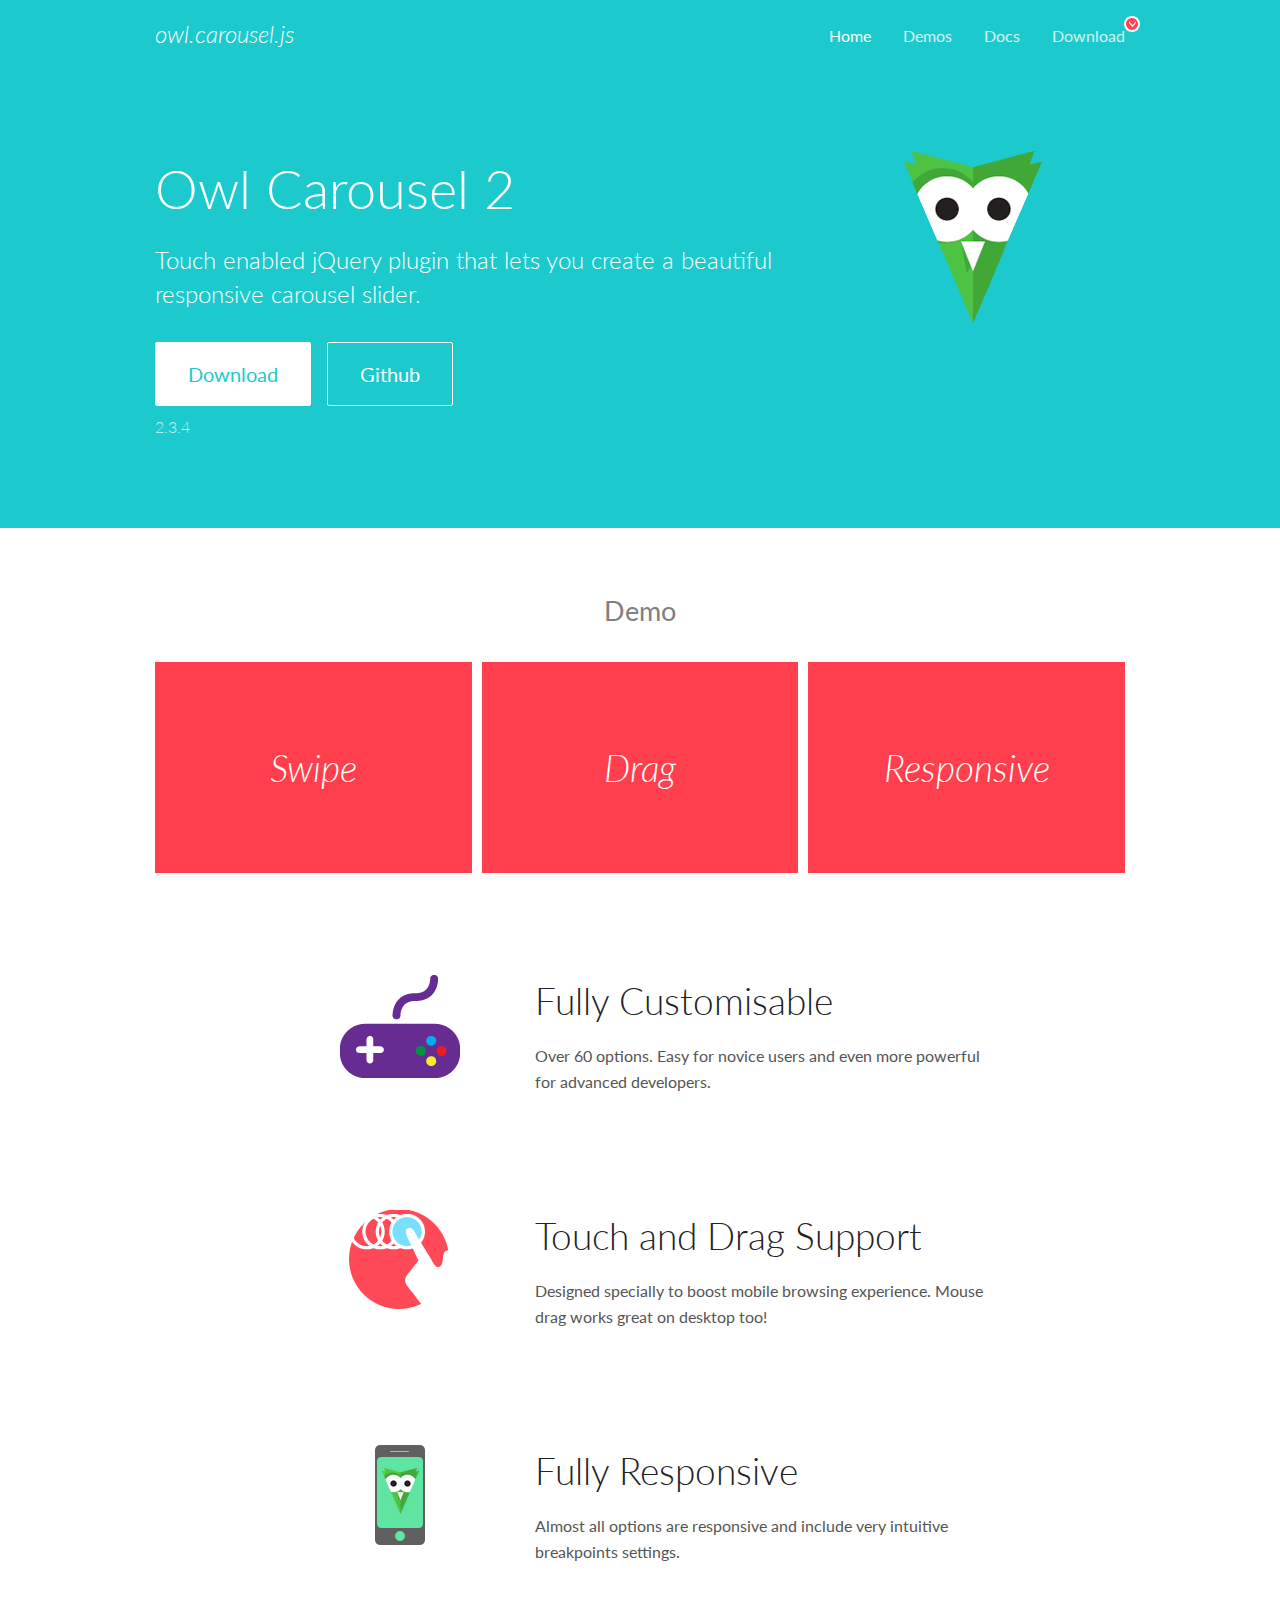
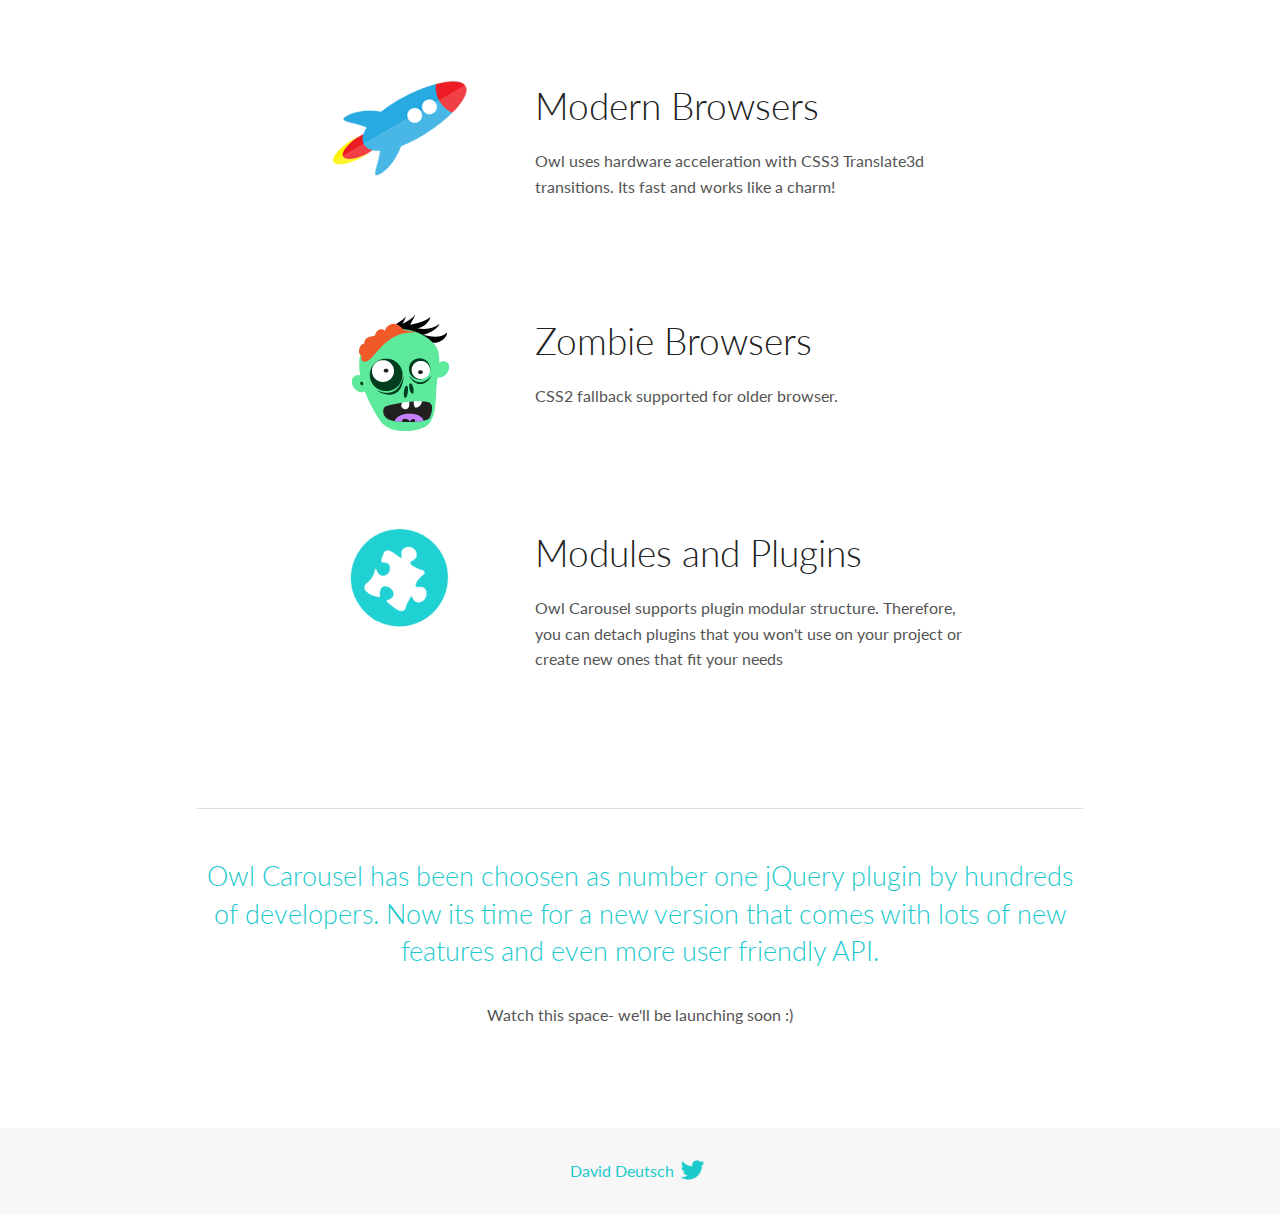
<file: script/OwlCarousel2-2.3.4/docs/index.html>
<!DOCTYPE html>
<html lang="en">
  <head>

    <!-- head -->
    <meta charset="utf-8">
    <meta name="msapplication-tap-highlight" content="no" />
    <meta name="viewport" content="width=device-width, initial-scale=1.0" />
    <meta name="description" content="Touch enabled jQuery plugin that lets you create beautiful responsive carousel slider.">
    <meta name="author" content="David Deutsch">
    <title>
      Home | Owl Carousel | 2.3.4
    </title>

    <!-- Stylesheets -->
    <link href='https://fonts.googleapis.com/css?family=Lato:300,400,700,400italic,300italic' rel='stylesheet' type='text/css'>
    <link rel="stylesheet" href="assets/css/docs.theme.min.css">

    <!-- Owl Stylesheets -->
    <link rel="stylesheet" href="assets/owlcarousel/assets/owl.carousel.min.css">
    <link rel="stylesheet" href="assets/owlcarousel/assets/owl.theme.default.min.css">

    <!-- HTML5 shim and Respond.js IE8 support of HTML5 elements and media queries -->

    <!--[if lt IE 9]>
      <script src="https://oss.maxcdn.com/libs/html5shiv/3.7.0/html5shiv.js"></script>
      <script src="https://oss.maxcdn.com/libs/respond.js/1.3.0/respond.min.js"></script>
    <![endif]-->

    <!-- Favicons -->
    <link rel="apple-touch-icon-precomposed" sizes="144x144" href="assets/ico/apple-touch-icon-144-precomposed.png">
    <link rel="shortcut icon" href="assets/ico/favicon.png">
    <link rel="shortcut icon" href="favicon.ico">

    <!-- Yeah i know js should not be in header. Its required for demos.-->

    <!-- javascript -->
    <script src="assets/vendors/jquery.min.js"></script>
    <script src="assets/owlcarousel/owl.carousel.js"></script>
  </head>
  <body>

    <!-- header -->
    <header class="header">
      <div class="row">
        <div class="large-12 columns">
          <div class="brand left">
            <h3>
              <a href="/OwlCarousel2/">owl.carousel.js</a> 
            </h3>
          </div>
          <a id="toggle-nav" class="right">
            <span></span> <span></span> <span></span> 
          </a> 
          <div class="nav-bar">
            <ul class="clearfix">
              <li class="active">
                <a href="/OwlCarousel2/index.html">Home</a> 
              </li>
              <li> <a href="/OwlCarousel2/demos/demos.html">Demos</a>  </li>
              <li> <a href="/OwlCarousel2/docs/started-welcome.html">Docs</a>  </li>
              <li>
                <a href="https://github.com/OwlCarousel2/OwlCarousel2/archive/2.3.4.zip">Download</a> 
                <span class="download"></span> 
              </li>
            </ul>
          </div>
        </div>
      </div>
    </header>

    <!-- home panel -->
    <section id="hero">
      <div class="row">
        <div class="large-8 medium-8 columns">
          <h1>Owl Carousel 2</h1>
          <h4>Touch enabled jQuery plugin that lets you create a beautiful responsive carousel slider.</h4>
          <a href="https://github.com/OwlCarousel2/OwlCarousel2/archive/2.3.4.zip" class="hero-button">Download</a> 
          <a href="https://github.com/OwlCarousel2/OwlCarousel2" class="hero-button outline">Github</a> 
          <p>2.3.4</p>
        </div>
        <div class="large-4 medium-4 columns">
          <img class="owl-logo" src="assets/img/owl-logo.png" alt="mr. Owl">
        </div>
      </div>
    </section>

    <!-- body -->
    <div class="home-demo">
      <div class="row">
        <div class="large-12 columns">
          <h3>Demo</h3>
          <div class="owl-carousel">
            <div class="item">
              <h2>Swipe</h2>
            </div>
            <div class="item">
              <h2>Drag</h2>
            </div>
            <div class="item">
              <h2>Responsive</h2>
            </div>
            <div class="item">
              <h2>CSS3</h2>
            </div>
            <div class="item">
              <h2>Fast</h2>
            </div>
            <div class="item">
              <h2>Easy</h2>
            </div>
            <div class="item">
              <h2>Free</h2>
            </div>
            <div class="item">
              <h2>Upgradable</h2>
            </div>
            <div class="item">
              <h2>Tons of options</h2>
            </div>
            <div class="item">
              <h2>Infinity</h2>
            </div>
            <div class="item">
              <h2>Auto Width</h2>
            </div>
          </div>
        </div>
      </div>
    </div>
    <script>
      var owl = $('.owl-carousel');
      owl.owlCarousel({
        margin: 10,
        loop: true,
        responsive: {
          0: {
            items: 1
          },
          600: {
            items: 2
          },
          1000: {
            items: 3
          }
        }
      })
    </script>

    <!-- features -->
    <div id="features">
      <div class="row">
        <div class="small-12 medium-9 small-centered columns">
          <section class="row feature">
            <div class="medium-4 small-12 columns">
              <img src="assets/img/feature-options.png" alt="">
            </div>
            <div class="medium-8 small-12 columns">
              <h2>Fully Customisable</h2>
              <p>Over 60 options. Easy for novice users and even more powerful for advanced developers.</p>
            </div>
          </section>
          <section class="row feature">
            <div class="medium-4 small-12 columns">
              <img src="assets/img/feature-drag.png" alt="">
            </div>
            <div class="medium-8 small-12 columns">
              <h2>Touch and Drag Support</h2>
              <p>Designed specially to boost mobile browsing experience. Mouse drag works great on desktop too!</p>
            </div>
          </section>
          <section class="row feature">
            <div class="medium-4 small-12 columns">
              <img src="assets/img/feature-responsive.png" alt="">
            </div>
            <div class="medium-8 small-12 columns">
              <h2>Fully Responsive</h2>
              <p>Almost all options are responsive and include very intuitive breakpoints settings.</p>
            </div>
          </section>
          <section class="row feature">
            <div class="medium-4 small-12 columns">
              <img src="assets/img/feature-modern.png" alt="">
            </div>
            <div class="medium-8 small-12 columns">
              <h2>Modern Browsers</h2>
              <p>Owl uses hardware acceleration with CSS3 Translate3d transitions. Its fast and works like a charm! </p>
            </div>
          </section>
          <section class="row feature">
            <div class="medium-4 small-12 columns">
              <img src="assets/img/feature-zombie.png" alt="">
            </div>
            <div class="medium-8 small-12 columns">
              <h2>Zombie Browsers</h2>
              <p>CSS2 fallback supported for older browser.</p>
            </div>
          </section>
          <section class="row feature">
            <div class="medium-4 small-12 columns">
              <img src="assets/img/feature-module.png" alt="">
            </div>
            <div class="medium-8 small-12 columns">
              <h2>Modules and Plugins</h2>
              <p>Owl Carousel supports plugin modular structure. Therefore, you can detach plugins that you won&#x27;t use on your project or create new ones that fit your needs</p>
            </div>
          </section>
        </div>
      </div>
    </div>

    <!-- footer -->
    <section id="teaser-text">
      <div class="row">
        <div class="small-12 medium-11 small-centered columns">
          <hr>
          <h3 id="owl-carousel-has-been-choosen-as-number-one-jquery-plugin-by-hundreds-of-developers-now-its-time-for-a-new-version-that-comes-with-lots-of-new-features-and-even-more-user-friendly-api-">Owl Carousel has been choosen as number one jQuery plugin by hundreds of developers. Now its time for a new version that comes with lots of new features and even more user friendly API.</h3>
          <p>Watch this space- we&#39;ll be launching soon :)</p>
        </div>
      </div>
    </section>

    <!-- footer -->
    <footer class="footer">
      <div class="row">
        <div class="large-12 columns">
          <h5>
            <a href="/OwlCarousel2/docs/support-contact.html">David Deutsch</a> 
            <a id="custom-tweet-button" href="https://twitter.com/share?url=https://github.com/OwlCarousel2/OwlCarousel2&text=Owl Carousel - This is so awesome! " target="_blank"></a> 
          </h5>
        </div>
      </div>
    </footer>

    <!-- vendors -->
    <script src="assets/vendors/highlight.js"></script>
    <script src="assets/js/app.js"></script>
  </body>
</html>
</file>
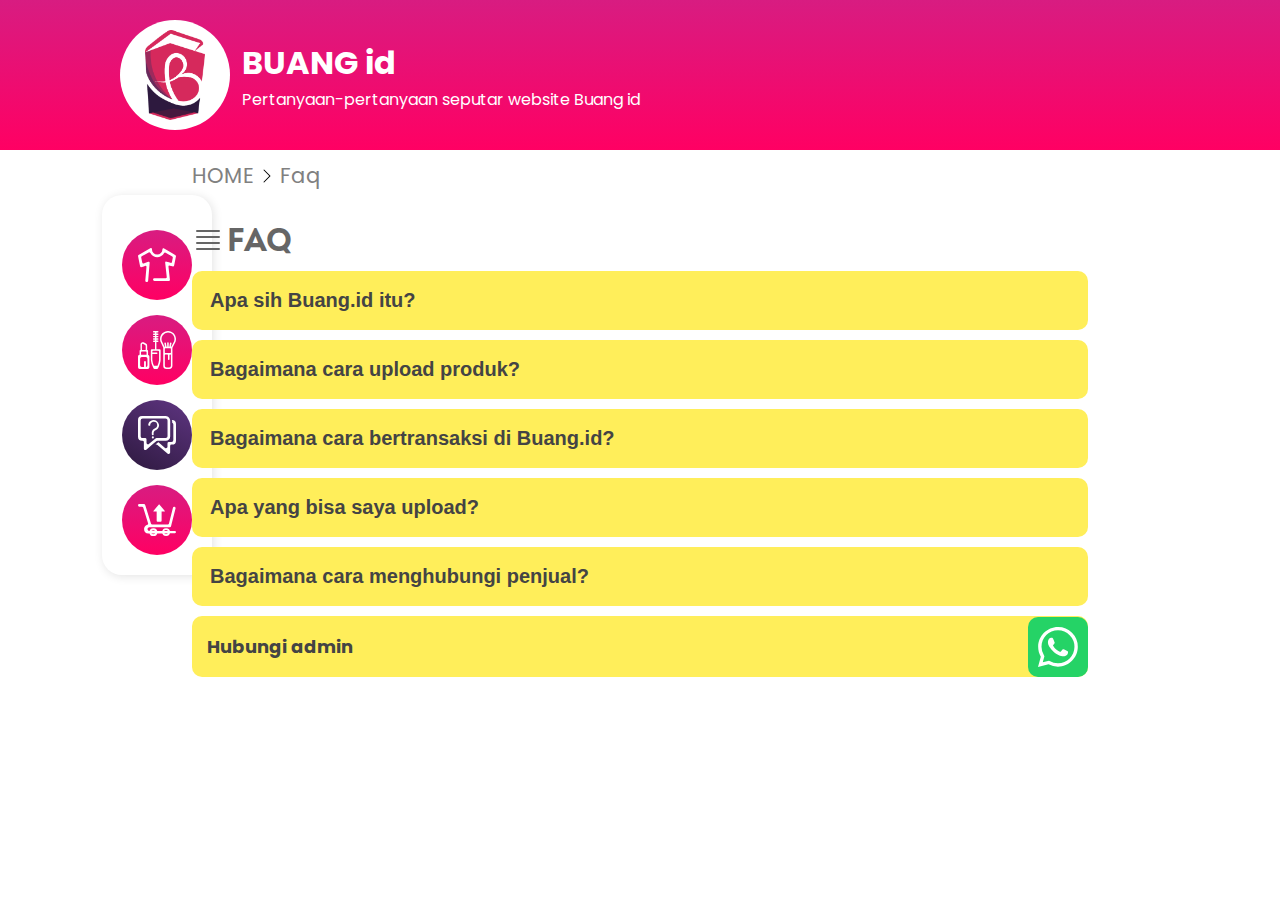
<file: menu/faq.html>
<!DOCTYPE html>
<html lang="en">
<head>
    <meta charset="UTF-8">
    <meta http-equiv="X-UA-Compatible" content="IE=edge">
    <meta name="viewport" content="width=device-width, initial-scale=1.0">
    <link rel="stylesheet" href="https://unpkg.com/swiper@8/swiper-bundle.min.css" />
    <link rel="stylesheet" href="../style/menu.css">
    <title>FAQ</title>
</head>
<body>

  <div class="container">
    <a href="../index.html" class="back">
      <img src="../img/icon SVG/caret-left-fill.svg" alt="">
    </a>
    <button type="button" class="menyu" onclick="menyu()">
      <img src="../img/icon SVG/justify.svg" alt="">
    </button>
    <div id="dropdown" class="dropdown-content">
      <a href="./fashion.html">
        <div class="menu-icon">
          <img src="../img/icon SVG/Fashion.svg" alt="">
          <p>Fashion</p>
        </div>
      </a>
      <a href="./makeup.html">
        <div class="menu-icon">
          <img src="../img/icon SVG/Makeup.svg" alt="">
          <p>Makeup</p>
        </div>
      </a>
      <a href="./faq.html">
        <div class="menu-icon active">
          <img src="../img/icon SVG/FAQ.svg" alt="">
          <p>FAQ</p>
        </div>
      </a>
      <a href="https://forms.gle/q748vqnNiJpoSCFF9" target="_blank">
        <div class="menu-icon end">
          <img src="../img/icon SVG/Upload-Produkmu.svg" alt="">
          <p>Upload</p>
        </div>
      </a>
    </div>
    
    <!-- Home  -->
    <div class="home">
        <div class="hero1">
            <div class="logo">
                <div class="logoBg">
                  <img src="../img/logo/Buang_Id_new_with_BG-removebg-preview.png" alt="">
                </div>
            </div>
            <div class="judul1">
                <h1>BUANG id</h1>
                <p>Pertanyaan-pertanyaan seputar website Buang id</p>
            </div>
        </div>
    </div>
    <!-- Home End -->

    <div class="sidebar">
        <div class="menu">

            <a href="./fashion.html">
              <div class="menu-icon">
                <img src="../img/icon SVG/Fashion.svg" alt="">
              </div>
            </a>
            <a href="./makeup.html">
              <div class="menu-icon">
                <img src="../img/icon SVG/Makeup.svg" alt="">
              </div>
            </a>
            <a href="../menu/faq.html">
              <div class="menu-icon active">
                <img src="../img/icon SVG/FAQ.svg" alt="">
              </div>
            </a>
            <a href="https://forms.gle/q748vqnNiJpoSCFF9" target="_blank">
              <div class="menu-icon">
                <img src="../img/icon SVG/Upload-Produkmu.svg" alt="">
              </div>
            </a>
      
        </div>
    </div>

    <!-- Sub Menu -->
    <div class="poster">
        <div class="link">
            <a href="../index.html"><p>HOME</p></a> 
            <img src="../img/icon SVG/chevron-right.svg" alt="">
            <a href="./makeup.html"><span>Faq</span></a>
        </div>  
    </div>
    <!-- Sub Menu End -->

    <!-- Produk -->
    <div class="produk-req">
      <div class="produk">

        <div class="title">
          <svg xmlns="http://www.w3.org/2000/svg" width="32" height="32" fill="currentColor" class="bi bi-justify" viewBox="0 0 16 16">
            <path fill-rule="evenodd" d="M2 12.5a.5.5 0 0 1 .5-.5h11a.5.5 0 0 1 0 1h-11a.5.5 0 0 1-.5-.5zm0-3a.5.5 0 0 1 .5-.5h11a.5.5 0 0 1 0 1h-11a.5.5 0 0 1-.5-.5zm0-3a.5.5 0 0 1 .5-.5h11a.5.5 0 0 1 0 1h-11a.5.5 0 0 1-.5-.5zm0-3a.5.5 0 0 1 .5-.5h11a.5.5 0 0 1 0 1h-11a.5.5 0 0 1-.5-.5z"/>
          </svg>        
          <h1>FAQ</h1>
        </div>

        <div class="faq">
            <button class="accordion">Apa sih Buang.id itu?</button>
            <div class="panel">
            <p>Lorem ipsum dolor sit amet consectetur adipisicing elit. Sint in consequatur ducimus iste eos officia quis dolorem rerum sit laudantium. Lorem ipsum dolor, sit amet consectetur adipisicing elit. Consectetur a ea adipisci ipsa recusandae mollitia, eveniet temporibus, distinctio tempore sapiente labore aliquid illum necessitatibus cupiditate veritatis officiis enim vero? Autem cum quos commodi non corporis, ratione unde laborum sed quibusdam? Lorem ipsum dolor, sit amet consectetur adipisicing elit. Quae non libero itaque fugiat! Maiores doloribus labore atque amet possimus. Odit!</p>
            </div>
    
            <button class="accordion">Bagaimana cara upload produk?</button>
            <div class="panel">
            <p>Lorem ipsum dolor sit amet consectetur adipisicing elit. Sint in consequatur ducimus iste eos officia quis dolorem rerum sit laudantium. Lorem ipsum dolor, sit amet consectetur adipisicing elit. Consectetur a ea adipisci ipsa recusandae mollitia, eveniet temporibus, distinctio tempore sapiente labore aliquid illum necessitatibus cupiditate veritatis officiis enim vero? Autem cum quos commodi non corporis, ratione unde laborum sed quibusdam? Lorem ipsum dolor, sit amet consectetur adipisicing elit. Quae non libero itaque fugiat! Maiores doloribus labore atque amet possimus. Odit!</p>
            </div>
    
            <button class="accordion">Bagaimana cara bertransaksi di Buang.id?</button>
            <div class="panel">
            <p>Lorem ipsum dolor sit amet consectetur adipisicing elit. Sint in consequatur ducimus iste eos officia quis dolorem rerum sit laudantium. Lorem ipsum dolor, sit amet consectetur adipisicing elit. Consectetur a ea adipisci ipsa recusandae mollitia, eveniet temporibus, distinctio tempore sapiente labore aliquid illum necessitatibus cupiditate veritatis officiis enim vero? Autem cum quos commodi non corporis, ratione unde laborum sed quibusdam? Lorem ipsum dolor, sit amet consectetur adipisicing elit. Quae non libero itaque fugiat! Maiores doloribus labore atque amet possimus. Odit!</p>
            </div>

            <button class="accordion">Apa yang bisa saya upload?</button>
            <div class="panel">
            <p>Lorem ipsum dolor sit amet consectetur adipisicing elit. Sint in consequatur ducimus iste eos officia quis dolorem rerum sit laudantium. Lorem ipsum dolor, sit amet consectetur adipisicing elit. Consectetur a ea adipisci ipsa recusandae mollitia, eveniet temporibus, distinctio tempore sapiente labore aliquid illum necessitatibus cupiditate veritatis officiis enim vero? Autem cum quos commodi non corporis, ratione unde laborum sed quibusdam? Lorem ipsum dolor, sit amet consectetur adipisicing elit. Quae non libero itaque fugiat! Maiores doloribus labore atque amet possimus. Odit!</p>
            </div>

            <button class="accordion">Bagaimana cara menghubungi penjual?</button>
            <div class="panel">
            <p>Lorem ipsum dolor sit amet consectetur adipisicing elit. Sint in consequatur ducimus iste eos officia quis dolorem rerum sit laudantium. Lorem ipsum dolor, sit amet consectetur adipisicing elit. Consectetur a ea adipisci ipsa recusandae mollitia, eveniet temporibus, distinctio tempore sapiente labore aliquid illum necessitatibus cupiditate veritatis officiis enim vero? Autem cum quos commodi non corporis, ratione unde laborum sed quibusdam? Lorem ipsum dolor, sit amet consectetur adipisicing elit. Quae non libero itaque fugiat! Maiores doloribus labore atque amet possimus. Odit!</p>
            </div>

            <a href="https://api.whatsapp.com/send?phone=62895380101510&text=Hubungi%20Admin?" target="_blank">
              <div class="chatadmin">
                <p>Hubungi admin</p>
                <div class="bgwa">
                  <img src="../img/icon SVG/whatsapp.svg" alt="whatsapp">
                </div>
              </div>
            </a>

        </div>

      </div>
    </div>
    <!-- Produk End -->


  </div>




    <script src="https://unpkg.com/swiper@8/swiper-bundle.min.js"></script>
    <script>
      var acc = document.getElementsByClassName("accordion");
        var i;

        for (i = 0; i < acc.length; i++) {
        acc[i].addEventListener("click", function() {
            this.classList.toggle("active");
            var panel = this.nextElementSibling;
            if (panel.style.maxHeight) {
            panel.style.maxHeight = null;
            } else {
            panel.style.maxHeight = panel.scrollHeight + "px";
            }
        });
        }


      function menyu(){
        document.getElementById("dropdown").classList.toggle('show');
      }
      window.onclick = function(event){
        if(!event.target.matches('.menu')){
          let dropdowns = document.getElementsByClassName("dropdown-content");
        }
        let i;
        for(i = 0; i < dropdowns.length; i++){
          let openDropdown = dropdowns[i];
          if(openDropdown.classList.contains('show')){
            openDropdown.classList.remove('show');
          }
        }
      }
    </script>
    
</body>
</html>
</file>
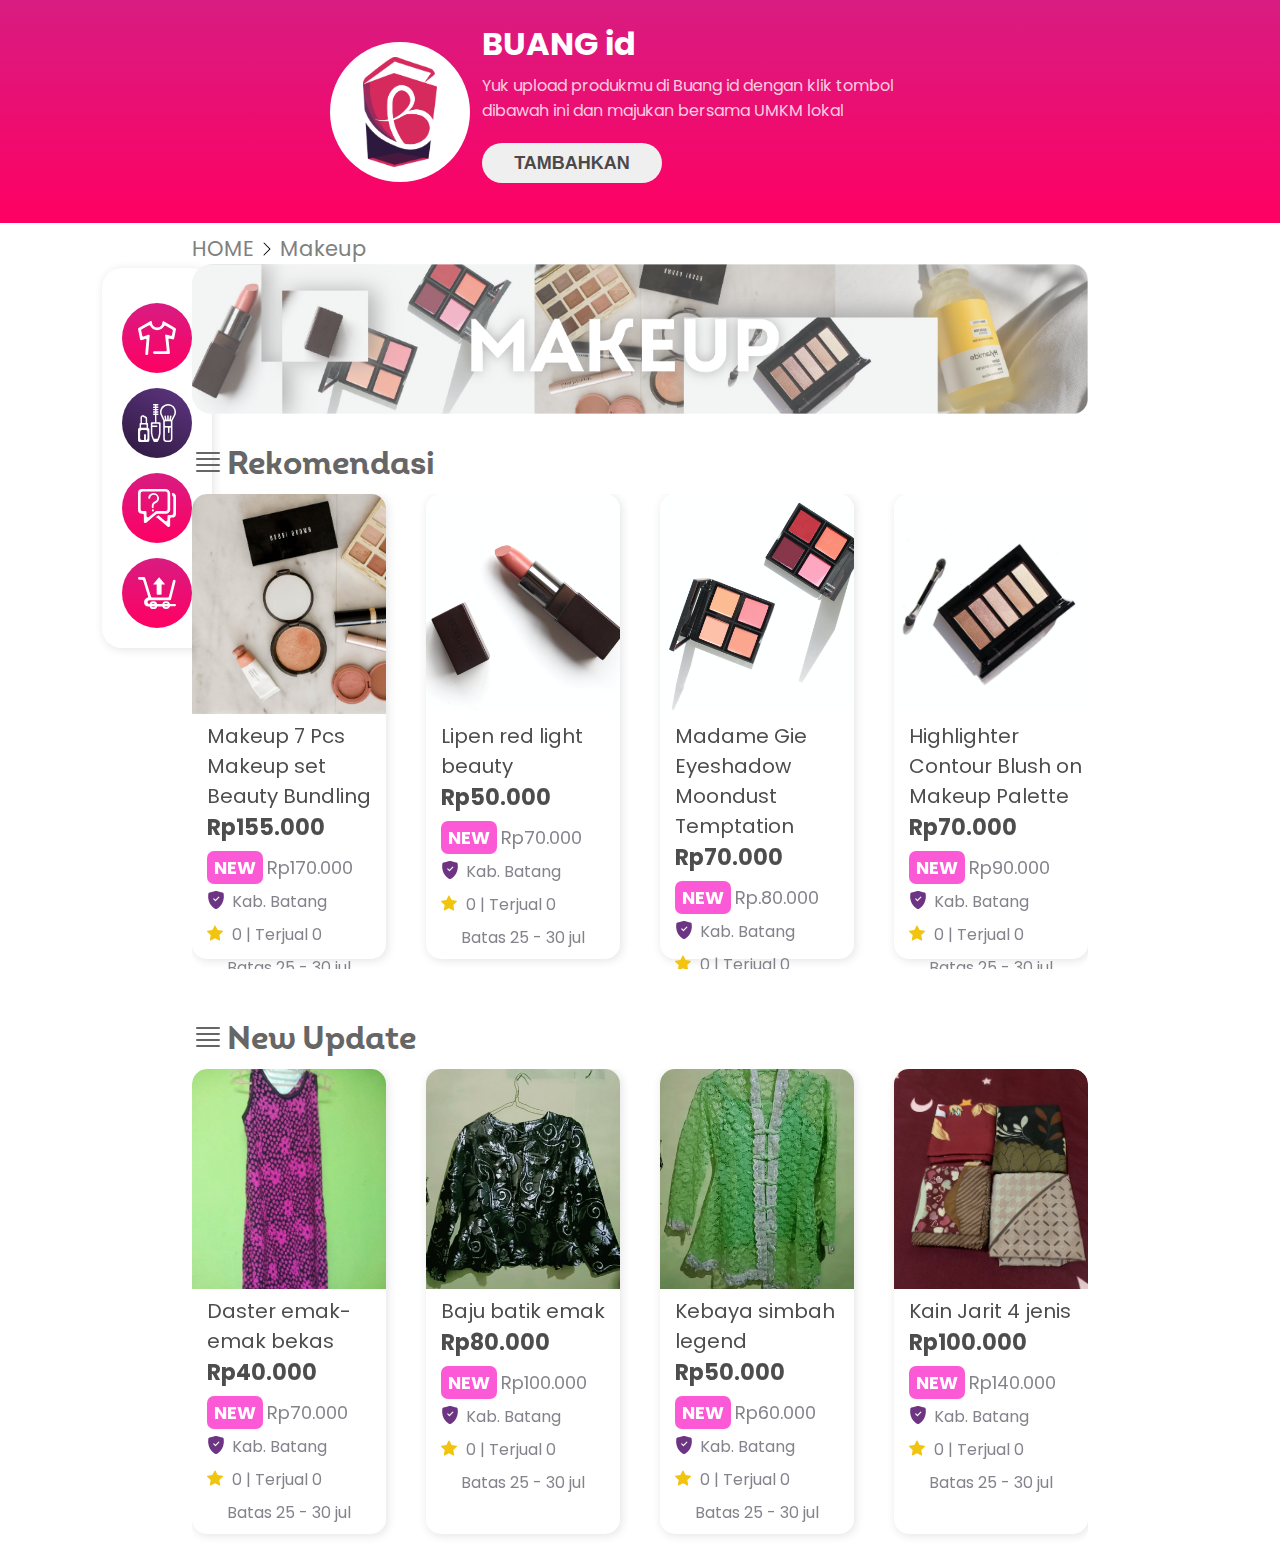
<file: menu/makeup.html>
<!DOCTYPE html>
<html lang="en">
<head>
    <meta charset="UTF-8">
    <meta http-equiv="X-UA-Compatible" content="IE=edge">
    <meta name="viewport" content="width=device-width, initial-scale=1.0">
    <link rel="stylesheet" href="https://unpkg.com/swiper@8/swiper-bundle.min.css" />
    <link rel="stylesheet" href="../style/menu.css">
    <title>Makeup</title>
</head>
<body>

  <div class="container">
    <a href="../index.html" class="back">
      <img src="../img/icon SVG/caret-left-fill.svg" alt="">
    </a>
    <button type="button" class="menyu" onclick="menyu()">
      <img src="../img/icon SVG/justify.svg" alt="">
    </button>
    <div id="dropdown" class="dropdown-content">
      <a href="../menu/fashion.html">
        <div class="menu-icon">
          <img src="../img/icon SVG/Fashion.svg" alt="">
          <p>Fashion</p>
        </div>
      </a>
      <a href="../menu/makeup.html">
        <div class="menu-icon active">
          <img src="../img/icon SVG/Makeup.svg" alt="">
          <p>Makeup</p>
        </div>
      </a>
      <a href="./faq.html">
        <div class="menu-icon">
          <img src="../img/icon SVG/FAQ.svg" alt="">
          <p>FAQ</p>
        </div>
      </a>
      <a href="https://api.whatsapp.com/send?phone=62895380101510&text=Halo%20CekApi" target="_blank">
        <div class="menu-icon end">
          <img src="../img/icon SVG/Upload-Produkmu.svg" alt="">
          <p>Upload</p>
        </div>
      </a>
    </div>
    
    <!-- Home  -->
    <div class="home">
        <div class="hero">
            <div class="logo">
                <div class="logoBg">
                  <img src="../img/logo/Buang_Id_new_with_BG-removebg-preview.png" alt="">
                </div>
            </div>
            <div class="judul">
                <h1>BUANG id</h1>
                <p>Yuk upload produkmu di Buang id dengan klik tombol dibawah ini dan majukan bersama UMKM lokal</p>
                <div class="tombol">
                    <button class="tambah">TAMBAHKAN</button>
                </div>
            </div>
        </div>
    </div>
    <!-- Home End -->

    <div class="sidebar">
        <div class="menu">

            <a href="./fashion.html">
              <div class="menu-icon">
                <img src="../img/icon SVG/Fashion.svg" alt="">
              </div>
            </a>
            <a href="./makeup.html">
              <div class="menu-icon active">
                <img src="../img/icon SVG/Makeup.svg" alt="">
              </div>
            </a>
            <a href="../menu/faq.html">
              <div class="menu-icon">
                <img src="../img/icon SVG/FAQ.svg" alt="">
              </div>
            </a>
            <a href="https://forms.gle/q748vqnNiJpoSCFF9" target="_blank">
              <div class="menu-icon">
                <img src="../img/icon SVG/Upload-Produkmu.svg" alt="">
              </div>
            </a>
      
        </div>
    </div>

    <!-- Sub Menu -->
    <div class="poster">
        <div class="link">
            <a href="../index.html"><p>HOME</p></a> 
            <img src="../img/icon SVG/chevron-right.svg" alt="">
            <a href="./makeup.html"><span>Makeup</span></a>
        </div>
        <div class="banner">
            <img src="../img/MakeUp.png" alt="">
        </div>
    </div>
    <!-- Sub Menu End -->

    <!-- Produk -->
    <div class="produk-req">
      <div class="produk">

        <div class="title">
          <svg xmlns="http://www.w3.org/2000/svg" width="32" height="32" fill="currentColor" class="bi bi-justify" viewBox="0 0 16 16">
            <path fill-rule="evenodd" d="M2 12.5a.5.5 0 0 1 .5-.5h11a.5.5 0 0 1 0 1h-11a.5.5 0 0 1-.5-.5zm0-3a.5.5 0 0 1 .5-.5h11a.5.5 0 0 1 0 1h-11a.5.5 0 0 1-.5-.5zm0-3a.5.5 0 0 1 .5-.5h11a.5.5 0 0 1 0 1h-11a.5.5 0 0 1-.5-.5zm0-3a.5.5 0 0 1 .5-.5h11a.5.5 0 0 1 0 1h-11a.5.5 0 0 1-.5-.5z"/>
          </svg>
          <h1>Rekomendasi</h1>
        </div>

        <div class="swiper">
          <div class="swiper-wrapper">

            <div class="swiper-slide">
              <a href="../produk/makeup7.html" class="card item">
                <div class="card-header">
                  <img src="../img/menu/makeup/makeup1.jpg" alt="">
                </div>
                <div class="teks">
                  <h4>Makeup 7 Pcs Makeup set Beauty Bundling</h4>
                  <h3>Rp155.000</h3>
                  <div class="CB">
                    <span class="badge">NEW</span>
                    <span>Rp170.000</span>
                  </div>
                  <div class="kota">
                    <svg xmlns="http://www.w3.org/2000/svg" width="18" height="18" fill="currentColor" class="bi bi-shield-fill-check" viewBox="0 0 16 16">
                      <path fill-rule="evenodd" d="M8 0c-.69 0-1.843.265-2.928.56-1.11.3-2.229.655-2.887.87a1.54 1.54 0 0 0-1.044 1.262c-.596 4.477.787 7.795 2.465 9.99a11.777 11.777 0 0 0 2.517 2.453c.386.273.744.482 1.048.625.28.132.581.24.829.24s.548-.108.829-.24a7.159 7.159 0 0 0 1.048-.625 11.775 11.775 0 0 0 2.517-2.453c1.678-2.195 3.061-5.513 2.465-9.99a1.541 1.541 0 0 0-1.044-1.263 62.467 62.467 0 0 0-2.887-.87C9.843.266 8.69 0 8 0zm2.146 5.146a.5.5 0 0 1 .708.708l-3 3a.5.5 0 0 1-.708 0l-1.5-1.5a.5.5 0 1 1 .708-.708L7.5 7.793l2.646-2.647z"/>
                    </svg>
                    <p>Kab. Batang</p>
                  </div>
                  <div class="ratting">
                    <svg xmlns="http://www.w3.org/2000/svg" width="16" height="16" fill="currentColor" class="bi bi-star-fill" viewBox="0 0 16 16">
                      <path d="M3.612 15.443c-.386.198-.824-.149-.746-.592l.83-4.73L.173 6.765c-.329-.314-.158-.888.283-.95l4.898-.696L7.538.792c.197-.39.73-.39.927 0l2.184 4.327 4.898.696c.441.062.612.636.282.95l-3.522 3.356.83 4.73c.078.443-.36.79-.746.592L8 13.187l-4.389 2.256z"/>
                    </svg>
                    <p>0 | Terjual 0</p>
                  </div>
                  <div class="tenggat">Batas 25 - 30 jul</div>
                </div>
              </a>
            </div>
            <div class="swiper-slide">
              <a href="../produk/lipen.html" class="card item">
                <div class="card-header">
                  <img src="../img/menu/makeup/makeup2.jpg" alt="">
                </div>
                <div class="teks">
                  <h4>Lipen red light beauty</h4>
                  <h3>Rp50.000</h3>
                  <div class="CB">
                    <span class="badge">NEW</span>
                    <span>Rp70.000</span>
                  </div>
                  <div class="kota">
                    <svg xmlns="http://www.w3.org/2000/svg" width="18" height="18" fill="currentColor" class="bi bi-shield-fill-check" viewBox="0 0 16 16">
                      <path fill-rule="evenodd" d="M8 0c-.69 0-1.843.265-2.928.56-1.11.3-2.229.655-2.887.87a1.54 1.54 0 0 0-1.044 1.262c-.596 4.477.787 7.795 2.465 9.99a11.777 11.777 0 0 0 2.517 2.453c.386.273.744.482 1.048.625.28.132.581.24.829.24s.548-.108.829-.24a7.159 7.159 0 0 0 1.048-.625 11.775 11.775 0 0 0 2.517-2.453c1.678-2.195 3.061-5.513 2.465-9.99a1.541 1.541 0 0 0-1.044-1.263 62.467 62.467 0 0 0-2.887-.87C9.843.266 8.69 0 8 0zm2.146 5.146a.5.5 0 0 1 .708.708l-3 3a.5.5 0 0 1-.708 0l-1.5-1.5a.5.5 0 1 1 .708-.708L7.5 7.793l2.646-2.647z"/>
                    </svg>
                    <p>Kab. Batang</p>
                  </div>
                  <div class="ratting">
                    <svg xmlns="http://www.w3.org/2000/svg" width="16" height="16" fill="currentColor" class="bi bi-star-fill" viewBox="0 0 16 16">
                      <path d="M3.612 15.443c-.386.198-.824-.149-.746-.592l.83-4.73L.173 6.765c-.329-.314-.158-.888.283-.95l4.898-.696L7.538.792c.197-.39.73-.39.927 0l2.184 4.327 4.898.696c.441.062.612.636.282.95l-3.522 3.356.83 4.73c.078.443-.36.79-.746.592L8 13.187l-4.389 2.256z"/>
                    </svg>
                    <p>0 | Terjual 0</p>
                  </div>
                  <div class="tenggat">Batas 25 - 30 jul</div>
                </div>
              </a>
            </div>
            <div class="swiper-slide">
              <a href="" class="card item">
                <div class="card-header">
                  <img src="../img/menu/makeup/makeup3.jpg" alt="">
                </div>
                <div class="teks">
                  <h4>Madame Gie Eyeshadow Moondust Temptation</h4>
                  <h3>Rp70.000</h3>
                  <div class="CB">
                    <span class="badge">NEW</span>
                    <span>Rp.80.000</span>
                  </div>
                  <div class="kota">
                    <svg xmlns="http://www.w3.org/2000/svg" width="18" height="18" fill="currentColor" class="bi bi-shield-fill-check" viewBox="0 0 16 16">
                      <path fill-rule="evenodd" d="M8 0c-.69 0-1.843.265-2.928.56-1.11.3-2.229.655-2.887.87a1.54 1.54 0 0 0-1.044 1.262c-.596 4.477.787 7.795 2.465 9.99a11.777 11.777 0 0 0 2.517 2.453c.386.273.744.482 1.048.625.28.132.581.24.829.24s.548-.108.829-.24a7.159 7.159 0 0 0 1.048-.625 11.775 11.775 0 0 0 2.517-2.453c1.678-2.195 3.061-5.513 2.465-9.99a1.541 1.541 0 0 0-1.044-1.263 62.467 62.467 0 0 0-2.887-.87C9.843.266 8.69 0 8 0zm2.146 5.146a.5.5 0 0 1 .708.708l-3 3a.5.5 0 0 1-.708 0l-1.5-1.5a.5.5 0 1 1 .708-.708L7.5 7.793l2.646-2.647z"/>
                    </svg>
                    <p>Kab. Batang</p>
                  </div>
                  <div class="ratting">
                    <svg xmlns="http://www.w3.org/2000/svg" width="16" height="16" fill="currentColor" class="bi bi-star-fill" viewBox="0 0 16 16">
                      <path d="M3.612 15.443c-.386.198-.824-.149-.746-.592l.83-4.73L.173 6.765c-.329-.314-.158-.888.283-.95l4.898-.696L7.538.792c.197-.39.73-.39.927 0l2.184 4.327 4.898.696c.441.062.612.636.282.95l-3.522 3.356.83 4.73c.078.443-.36.79-.746.592L8 13.187l-4.389 2.256z"/>
                    </svg>
                    <p>0 | Terjual 0</p>
                  </div>
                  <div class="tenggat">Batas 25 - 30 jul</div>
                </div>
              </a>
            </div>
            <div class="swiper-slide">
              <a href="" class="card item">
                <div class="card-header">
                  <img src="../img/menu/makeup/makeup4.jpg" alt="">
                </div>
                <div class="teks">
                  <h4>Highlighter Contour Blush on Makeup Palette</h4>
                  <h3>Rp70.000</h3>
                  <div class="CB">
                    <span class="badge">NEW</span>
                    <span>Rp90.000</span>
                  </div>
                  <div class="kota">
                    <svg xmlns="http://www.w3.org/2000/svg" width="18" height="18" fill="currentColor" class="bi bi-shield-fill-check" viewBox="0 0 16 16">
                      <path fill-rule="evenodd" d="M8 0c-.69 0-1.843.265-2.928.56-1.11.3-2.229.655-2.887.87a1.54 1.54 0 0 0-1.044 1.262c-.596 4.477.787 7.795 2.465 9.99a11.777 11.777 0 0 0 2.517 2.453c.386.273.744.482 1.048.625.28.132.581.24.829.24s.548-.108.829-.24a7.159 7.159 0 0 0 1.048-.625 11.775 11.775 0 0 0 2.517-2.453c1.678-2.195 3.061-5.513 2.465-9.99a1.541 1.541 0 0 0-1.044-1.263 62.467 62.467 0 0 0-2.887-.87C9.843.266 8.69 0 8 0zm2.146 5.146a.5.5 0 0 1 .708.708l-3 3a.5.5 0 0 1-.708 0l-1.5-1.5a.5.5 0 1 1 .708-.708L7.5 7.793l2.646-2.647z"/>
                    </svg>
                    <p>Kab. Batang</p>
                  </div>
                  <div class="ratting">
                    <svg xmlns="http://www.w3.org/2000/svg" width="16" height="16" fill="currentColor" class="bi bi-star-fill" viewBox="0 0 16 16">
                      <path d="M3.612 15.443c-.386.198-.824-.149-.746-.592l.83-4.73L.173 6.765c-.329-.314-.158-.888.283-.95l4.898-.696L7.538.792c.197-.39.73-.39.927 0l2.184 4.327 4.898.696c.441.062.612.636.282.95l-3.522 3.356.83 4.73c.078.443-.36.79-.746.592L8 13.187l-4.389 2.256z"/>
                    </svg>
                    <p>0 | Terjual 0</p>
                  </div>
                  <div class="tenggat">Batas 25 - 30 jul</div>
                </div>
              </a>
            </div>
            <div class="swiper-slide">
              <a href="../produk/penghilangjerawat.html" class="card item">
                <div class="card-header">
                  <img src="../img/menu/makeup/makeup5.jpg" alt="">
                </div>
                <div class="teks">
                  <h4>Penghilang jerawat alami</h4>
                  <h3>Rp50.000</h3>
                  <div class="CB">
                    <span class="badge">NEW</span>
                    <span>Rp70.000</span>
                  </div>
                  <div class="kota">
                    <svg xmlns="http://www.w3.org/2000/svg" width="18" height="18" fill="currentColor" class="bi bi-shield-fill-check" viewBox="0 0 16 16">
                      <path fill-rule="evenodd" d="M8 0c-.69 0-1.843.265-2.928.56-1.11.3-2.229.655-2.887.87a1.54 1.54 0 0 0-1.044 1.262c-.596 4.477.787 7.795 2.465 9.99a11.777 11.777 0 0 0 2.517 2.453c.386.273.744.482 1.048.625.28.132.581.24.829.24s.548-.108.829-.24a7.159 7.159 0 0 0 1.048-.625 11.775 11.775 0 0 0 2.517-2.453c1.678-2.195 3.061-5.513 2.465-9.99a1.541 1.541 0 0 0-1.044-1.263 62.467 62.467 0 0 0-2.887-.87C9.843.266 8.69 0 8 0zm2.146 5.146a.5.5 0 0 1 .708.708l-3 3a.5.5 0 0 1-.708 0l-1.5-1.5a.5.5 0 1 1 .708-.708L7.5 7.793l2.646-2.647z"/>
                    </svg>
                    <p>Kab. Batang</p>
                  </div>
                  <div class="ratting">
                    <svg xmlns="http://www.w3.org/2000/svg" width="16" height="16" fill="currentColor" class="bi bi-star-fill" viewBox="0 0 16 16">
                      <path d="M3.612 15.443c-.386.198-.824-.149-.746-.592l.83-4.73L.173 6.765c-.329-.314-.158-.888.283-.95l4.898-.696L7.538.792c.197-.39.73-.39.927 0l2.184 4.327 4.898.696c.441.062.612.636.282.95l-3.522 3.356.83 4.73c.078.443-.36.79-.746.592L8 13.187l-4.389 2.256z"/>
                    </svg>
                    <p>0 | Terjual 0</p>
                  </div>
                  <div class="tenggat">Batas 25 - 30 jul</div>
                </div>
              </a>
            </div>
            <div class="swiper-slide">
              <a href="" class="card item">
                <div class="card-header">
                  <img src="../img/menu/makeup/makeup6.jpg" alt="">
                </div>
                <div class="teks">
                  <h4>Bauty eye melengkung-lengkung</h4>
                  <h3>Rp50.000</h3>
                  <div class="CB">
                    <span class="badge">NEW</span>
                    <span>Rp70.000</span>
                  </div>
                  <div class="kota">
                    <svg xmlns="http://www.w3.org/2000/svg" width="18" height="18" fill="currentColor" class="bi bi-shield-fill-check" viewBox="0 0 16 16">
                      <path fill-rule="evenodd" d="M8 0c-.69 0-1.843.265-2.928.56-1.11.3-2.229.655-2.887.87a1.54 1.54 0 0 0-1.044 1.262c-.596 4.477.787 7.795 2.465 9.99a11.777 11.777 0 0 0 2.517 2.453c.386.273.744.482 1.048.625.28.132.581.24.829.24s.548-.108.829-.24a7.159 7.159 0 0 0 1.048-.625 11.775 11.775 0 0 0 2.517-2.453c1.678-2.195 3.061-5.513 2.465-9.99a1.541 1.541 0 0 0-1.044-1.263 62.467 62.467 0 0 0-2.887-.87C9.843.266 8.69 0 8 0zm2.146 5.146a.5.5 0 0 1 .708.708l-3 3a.5.5 0 0 1-.708 0l-1.5-1.5a.5.5 0 1 1 .708-.708L7.5 7.793l2.646-2.647z"/>
                    </svg>
                    <p>Kab. Batang</p>
                  </div>
                  <div class="ratting">
                    <svg xmlns="http://www.w3.org/2000/svg" width="16" height="16" fill="currentColor" class="bi bi-star-fill" viewBox="0 0 16 16">
                      <path d="M3.612 15.443c-.386.198-.824-.149-.746-.592l.83-4.73L.173 6.765c-.329-.314-.158-.888.283-.95l4.898-.696L7.538.792c.197-.39.73-.39.927 0l2.184 4.327 4.898.696c.441.062.612.636.282.95l-3.522 3.356.83 4.73c.078.443-.36.79-.746.592L8 13.187l-4.389 2.256z"/>
                    </svg>
                    <p>0 | Terjual 0</p>
                  </div>
                  <div class="tenggat">Batas 25 - 30 jul</div>
                </div>
              </a>
            </div>

          </div>
        </div>


      </div>
    </div>

    <div class="produk-req">
      <div class="produk">

        <div class="title">
          <svg xmlns="http://www.w3.org/2000/svg" width="32" height="32" fill="currentColor" class="bi bi-justify" viewBox="0 0 16 16">
            <path fill-rule="evenodd" d="M2 12.5a.5.5 0 0 1 .5-.5h11a.5.5 0 0 1 0 1h-11a.5.5 0 0 1-.5-.5zm0-3a.5.5 0 0 1 .5-.5h11a.5.5 0 0 1 0 1h-11a.5.5 0 0 1-.5-.5zm0-3a.5.5 0 0 1 .5-.5h11a.5.5 0 0 1 0 1h-11a.5.5 0 0 1-.5-.5zm0-3a.5.5 0 0 1 .5-.5h11a.5.5 0 0 1 0 1h-11a.5.5 0 0 1-.5-.5z"/>
          </svg>
          <h1>New Update</h1>
        </div>

        <div class="swiper">
          <div class="swiper-wrapper">

            <div class="swiper-slide">
              <a href="../produk/produk.html" class="card item">
                <div class="card-header">
                  <img src="../img/menu/fashion1/daster.jpg" alt="">
                </div>
                <div class="teks">
                  <h4>Daster emak-emak bekas</h4>
                  <h3>Rp40.000</h3>
                  <div class="CB">
                    <span class="badge">NEW</span>
                    <span>Rp70.000</span>
                  </div>
                  <div class="kota">
                    <svg xmlns="http://www.w3.org/2000/svg" width="18" height="18" fill="currentColor" class="bi bi-shield-fill-check" viewBox="0 0 16 16">
                      <path fill-rule="evenodd" d="M8 0c-.69 0-1.843.265-2.928.56-1.11.3-2.229.655-2.887.87a1.54 1.54 0 0 0-1.044 1.262c-.596 4.477.787 7.795 2.465 9.99a11.777 11.777 0 0 0 2.517 2.453c.386.273.744.482 1.048.625.28.132.581.24.829.24s.548-.108.829-.24a7.159 7.159 0 0 0 1.048-.625 11.775 11.775 0 0 0 2.517-2.453c1.678-2.195 3.061-5.513 2.465-9.99a1.541 1.541 0 0 0-1.044-1.263 62.467 62.467 0 0 0-2.887-.87C9.843.266 8.69 0 8 0zm2.146 5.146a.5.5 0 0 1 .708.708l-3 3a.5.5 0 0 1-.708 0l-1.5-1.5a.5.5 0 1 1 .708-.708L7.5 7.793l2.646-2.647z"/>
                    </svg>
                    <p>Kab. Batang</p>
                  </div>
                  <div class="ratting">
                    <svg xmlns="http://www.w3.org/2000/svg" width="16" height="16" fill="currentColor" class="bi bi-star-fill" viewBox="0 0 16 16">
                      <path d="M3.612 15.443c-.386.198-.824-.149-.746-.592l.83-4.73L.173 6.765c-.329-.314-.158-.888.283-.95l4.898-.696L7.538.792c.197-.39.73-.39.927 0l2.184 4.327 4.898.696c.441.062.612.636.282.95l-3.522 3.356.83 4.73c.078.443-.36.79-.746.592L8 13.187l-4.389 2.256z"/>
                    </svg>
                    <p>0 | Terjual 0</p>
                  </div>
                  <div class="tenggat">Batas 25 - 30 jul</div>
                </div>
              </a>
            </div>
            <div class="swiper-slide">
              <a href="" class="card item">
                <div class="card-header">
                  <img src="../img/menu/fashion1/hitam.jpg" alt="">
                </div>
                <div class="teks">
                  <h4>Baju batik emak</h4>
                  <h3>Rp80.000</h3>
                  <div class="CB">
                    <span class="badge">NEW</span>
                    <span>Rp100.000</span>
                  </div>
                  <div class="kota">
                    <svg xmlns="http://www.w3.org/2000/svg" width="18" height="18" fill="currentColor" class="bi bi-shield-fill-check" viewBox="0 0 16 16">
                      <path fill-rule="evenodd" d="M8 0c-.69 0-1.843.265-2.928.56-1.11.3-2.229.655-2.887.87a1.54 1.54 0 0 0-1.044 1.262c-.596 4.477.787 7.795 2.465 9.99a11.777 11.777 0 0 0 2.517 2.453c.386.273.744.482 1.048.625.28.132.581.24.829.24s.548-.108.829-.24a7.159 7.159 0 0 0 1.048-.625 11.775 11.775 0 0 0 2.517-2.453c1.678-2.195 3.061-5.513 2.465-9.99a1.541 1.541 0 0 0-1.044-1.263 62.467 62.467 0 0 0-2.887-.87C9.843.266 8.69 0 8 0zm2.146 5.146a.5.5 0 0 1 .708.708l-3 3a.5.5 0 0 1-.708 0l-1.5-1.5a.5.5 0 1 1 .708-.708L7.5 7.793l2.646-2.647z"/>
                    </svg>
                    <p>Kab. Batang</p>
                  </div>
                  <div class="ratting">
                    <svg xmlns="http://www.w3.org/2000/svg" width="16" height="16" fill="currentColor" class="bi bi-star-fill" viewBox="0 0 16 16">
                      <path d="M3.612 15.443c-.386.198-.824-.149-.746-.592l.83-4.73L.173 6.765c-.329-.314-.158-.888.283-.95l4.898-.696L7.538.792c.197-.39.73-.39.927 0l2.184 4.327 4.898.696c.441.062.612.636.282.95l-3.522 3.356.83 4.73c.078.443-.36.79-.746.592L8 13.187l-4.389 2.256z"/>
                    </svg>
                    <p>0 | Terjual 0</p>
                  </div>
                  <div class="tenggat">Batas 25 - 30 jul</div>
                </div>
              </a>
            </div>
            <div class="swiper-slide">
              <a href="" class="card item">
                <div class="card-header">
                  <img src="../img/menu/fashion1/ijo.jpg" alt="">
                </div>
                <div class="teks">
                  <h4>Kebaya simbah legend</h4>
                  <h3>Rp50.000</h3>
                  <div class="CB">
                    <span class="badge">NEW</span>
                    <span>Rp60.000</span>
                  </div>
                  <div class="kota">
                    <svg xmlns="http://www.w3.org/2000/svg" width="18" height="18" fill="currentColor" class="bi bi-shield-fill-check" viewBox="0 0 16 16">
                      <path fill-rule="evenodd" d="M8 0c-.69 0-1.843.265-2.928.56-1.11.3-2.229.655-2.887.87a1.54 1.54 0 0 0-1.044 1.262c-.596 4.477.787 7.795 2.465 9.99a11.777 11.777 0 0 0 2.517 2.453c.386.273.744.482 1.048.625.28.132.581.24.829.24s.548-.108.829-.24a7.159 7.159 0 0 0 1.048-.625 11.775 11.775 0 0 0 2.517-2.453c1.678-2.195 3.061-5.513 2.465-9.99a1.541 1.541 0 0 0-1.044-1.263 62.467 62.467 0 0 0-2.887-.87C9.843.266 8.69 0 8 0zm2.146 5.146a.5.5 0 0 1 .708.708l-3 3a.5.5 0 0 1-.708 0l-1.5-1.5a.5.5 0 1 1 .708-.708L7.5 7.793l2.646-2.647z"/>
                    </svg>
                    <p>Kab. Batang</p>
                  </div>
                  <div class="ratting">
                    <svg xmlns="http://www.w3.org/2000/svg" width="16" height="16" fill="currentColor" class="bi bi-star-fill" viewBox="0 0 16 16">
                      <path d="M3.612 15.443c-.386.198-.824-.149-.746-.592l.83-4.73L.173 6.765c-.329-.314-.158-.888.283-.95l4.898-.696L7.538.792c.197-.39.73-.39.927 0l2.184 4.327 4.898.696c.441.062.612.636.282.95l-3.522 3.356.83 4.73c.078.443-.36.79-.746.592L8 13.187l-4.389 2.256z"/>
                    </svg>
                    <p>0 | Terjual 0</p>
                  </div>
                  <div class="tenggat">Batas 25 - 30 jul</div>
                </div>
              </a>
            </div>
            <div class="swiper-slide">
              <a href="" class="card item">
                <div class="card-header">
                  <img src="../img/menu/fashion1/jarit.jpg" alt="">
                </div>
                <div class="teks">
                  <h4>Kain Jarit 4 jenis</h4>
                  <h3>Rp100.000</h3>
                  <div class="CB">
                    <span class="badge">NEW</span>
                    <span>Rp140.000</span>
                  </div>
                  <div class="kota">
                    <svg xmlns="http://www.w3.org/2000/svg" width="18" height="18" fill="currentColor" class="bi bi-shield-fill-check" viewBox="0 0 16 16">
                      <path fill-rule="evenodd" d="M8 0c-.69 0-1.843.265-2.928.56-1.11.3-2.229.655-2.887.87a1.54 1.54 0 0 0-1.044 1.262c-.596 4.477.787 7.795 2.465 9.99a11.777 11.777 0 0 0 2.517 2.453c.386.273.744.482 1.048.625.28.132.581.24.829.24s.548-.108.829-.24a7.159 7.159 0 0 0 1.048-.625 11.775 11.775 0 0 0 2.517-2.453c1.678-2.195 3.061-5.513 2.465-9.99a1.541 1.541 0 0 0-1.044-1.263 62.467 62.467 0 0 0-2.887-.87C9.843.266 8.69 0 8 0zm2.146 5.146a.5.5 0 0 1 .708.708l-3 3a.5.5 0 0 1-.708 0l-1.5-1.5a.5.5 0 1 1 .708-.708L7.5 7.793l2.646-2.647z"/>
                    </svg>
                    <p>Kab. Batang</p>
                  </div>
                  <div class="ratting">
                    <svg xmlns="http://www.w3.org/2000/svg" width="16" height="16" fill="currentColor" class="bi bi-star-fill" viewBox="0 0 16 16">
                      <path d="M3.612 15.443c-.386.198-.824-.149-.746-.592l.83-4.73L.173 6.765c-.329-.314-.158-.888.283-.95l4.898-.696L7.538.792c.197-.39.73-.39.927 0l2.184 4.327 4.898.696c.441.062.612.636.282.95l-3.522 3.356.83 4.73c.078.443-.36.79-.746.592L8 13.187l-4.389 2.256z"/>
                    </svg>
                    <p>0 | Terjual 0</p>
                  </div>
                  <div class="tenggat">Batas 25 - 30 jul</div>
                </div>
              </a>
            </div>
            <div class="swiper-slide">
              <a href="" class="card item">
                <div class="card-header">
                  <img src="../img/menu/fashion1/sepatu anak.jpg" alt="">
                </div>
                <div class="teks">
                  <h4>Sepatu merah anak bekas</h4>
                  <h3>Rp30.000</h3>
                  <div class="CB">
                    <span class="badge">NEW</span>
                    <span>Rp.50.000</span>
                  </div>
                  <div class="kota">
                    <svg xmlns="http://www.w3.org/2000/svg" width="18" height="18" fill="currentColor" class="bi bi-shield-fill-check" viewBox="0 0 16 16">
                      <path fill-rule="evenodd" d="M8 0c-.69 0-1.843.265-2.928.56-1.11.3-2.229.655-2.887.87a1.54 1.54 0 0 0-1.044 1.262c-.596 4.477.787 7.795 2.465 9.99a11.777 11.777 0 0 0 2.517 2.453c.386.273.744.482 1.048.625.28.132.581.24.829.24s.548-.108.829-.24a7.159 7.159 0 0 0 1.048-.625 11.775 11.775 0 0 0 2.517-2.453c1.678-2.195 3.061-5.513 2.465-9.99a1.541 1.541 0 0 0-1.044-1.263 62.467 62.467 0 0 0-2.887-.87C9.843.266 8.69 0 8 0zm2.146 5.146a.5.5 0 0 1 .708.708l-3 3a.5.5 0 0 1-.708 0l-1.5-1.5a.5.5 0 1 1 .708-.708L7.5 7.793l2.646-2.647z"/>
                    </svg>
                    <p>Kab. Batang</p>
                  </div>
                  <div class="ratting">
                    <svg xmlns="http://www.w3.org/2000/svg" width="16" height="16" fill="currentColor" class="bi bi-star-fill" viewBox="0 0 16 16">
                      <path d="M3.612 15.443c-.386.198-.824-.149-.746-.592l.83-4.73L.173 6.765c-.329-.314-.158-.888.283-.95l4.898-.696L7.538.792c.197-.39.73-.39.927 0l2.184 4.327 4.898.696c.441.062.612.636.282.95l-3.522 3.356.83 4.73c.078.443-.36.79-.746.592L8 13.187l-4.389 2.256z"/>
                    </svg>
                    <p>0 | Terjual 0</p>
                  </div>
                  <div class="tenggat">Batas 25 - 30 jul</div>
                </div>
              </a>
            </div>
            <div class="swiper-slide">
              <a href="" class="card item">
                <div class="card-header">
                  <img src="../img/menu/fashion1/topi.jpg" alt="">
                </div>
                <div class="teks">
                  <h4>Topi hitam pria</h4>
                  <h3>Rp128.000</h3>
                  <div class="CB">
                    <span class="badge">NEW</span>
                    <span>Rp.140.000</span>
                  </div>
                  <div class="kota">
                    <svg xmlns="http://www.w3.org/2000/svg" width="18" height="18" fill="currentColor" class="bi bi-shield-fill-check" viewBox="0 0 16 16">
                      <path fill-rule="evenodd" d="M8 0c-.69 0-1.843.265-2.928.56-1.11.3-2.229.655-2.887.87a1.54 1.54 0 0 0-1.044 1.262c-.596 4.477.787 7.795 2.465 9.99a11.777 11.777 0 0 0 2.517 2.453c.386.273.744.482 1.048.625.28.132.581.24.829.24s.548-.108.829-.24a7.159 7.159 0 0 0 1.048-.625 11.775 11.775 0 0 0 2.517-2.453c1.678-2.195 3.061-5.513 2.465-9.99a1.541 1.541 0 0 0-1.044-1.263 62.467 62.467 0 0 0-2.887-.87C9.843.266 8.69 0 8 0zm2.146 5.146a.5.5 0 0 1 .708.708l-3 3a.5.5 0 0 1-.708 0l-1.5-1.5a.5.5 0 1 1 .708-.708L7.5 7.793l2.646-2.647z"/>
                    </svg>
                    <p>Kab. Batang</p>
                  </div>
                  <div class="ratting">
                    <svg xmlns="http://www.w3.org/2000/svg" width="16" height="16" fill="currentColor" class="bi bi-star-fill" viewBox="0 0 16 16">
                      <path d="M3.612 15.443c-.386.198-.824-.149-.746-.592l.83-4.73L.173 6.765c-.329-.314-.158-.888.283-.95l4.898-.696L7.538.792c.197-.39.73-.39.927 0l2.184 4.327 4.898.696c.441.062.612.636.282.95l-3.522 3.356.83 4.73c.078.443-.36.79-.746.592L8 13.187l-4.389 2.256z"/>
                    </svg>
                    <p>0 | Terjual 0</p>
                  </div>
                  <div class="tenggat">Batas 25 - 30 jul</div>
                </div>
              </a>
            </div>

          </div>
        </div>


      </div>
    </div>
    <!-- Produk End -->


  </div>




    <script src="https://unpkg.com/swiper@8/swiper-bundle.min.js"></script>
    <script>
      const swiper = new Swiper('.swiper', {
        slidesPerView: 4,
        spaceBetween: 30,

        breakpoints: {
          // when window width is >= 320px
          320: {
            slidesPerView: 1.5,
            spaceBetween: 15
          },
          // when window width is >= 480px
          480: {
            slidesPerView: 3,
            spaceBetween: 30
          },
          // when window width is >= 640px
          640: {
            slidesPerView: 4,
            spaceBetween: 40
          }
        }
      });

      function menyu(){
        document.getElementById("dropdown").classList.toggle('show');
      }
      window.onclick = function(event){
        if(!event.target.matches('.menu')){
          let dropdowns = document.getElementsByClassName("dropdown-content");
        }
        let i;
        for(i = 0; i < dropdowns.length; i++){
          let openDropdown = dropdowns[i];
          if(openDropdown.classList.contains('show')){
            openDropdown.classList.remove('show');
          }
        }
      }
    </script>
    
</body>
</html>
</file>
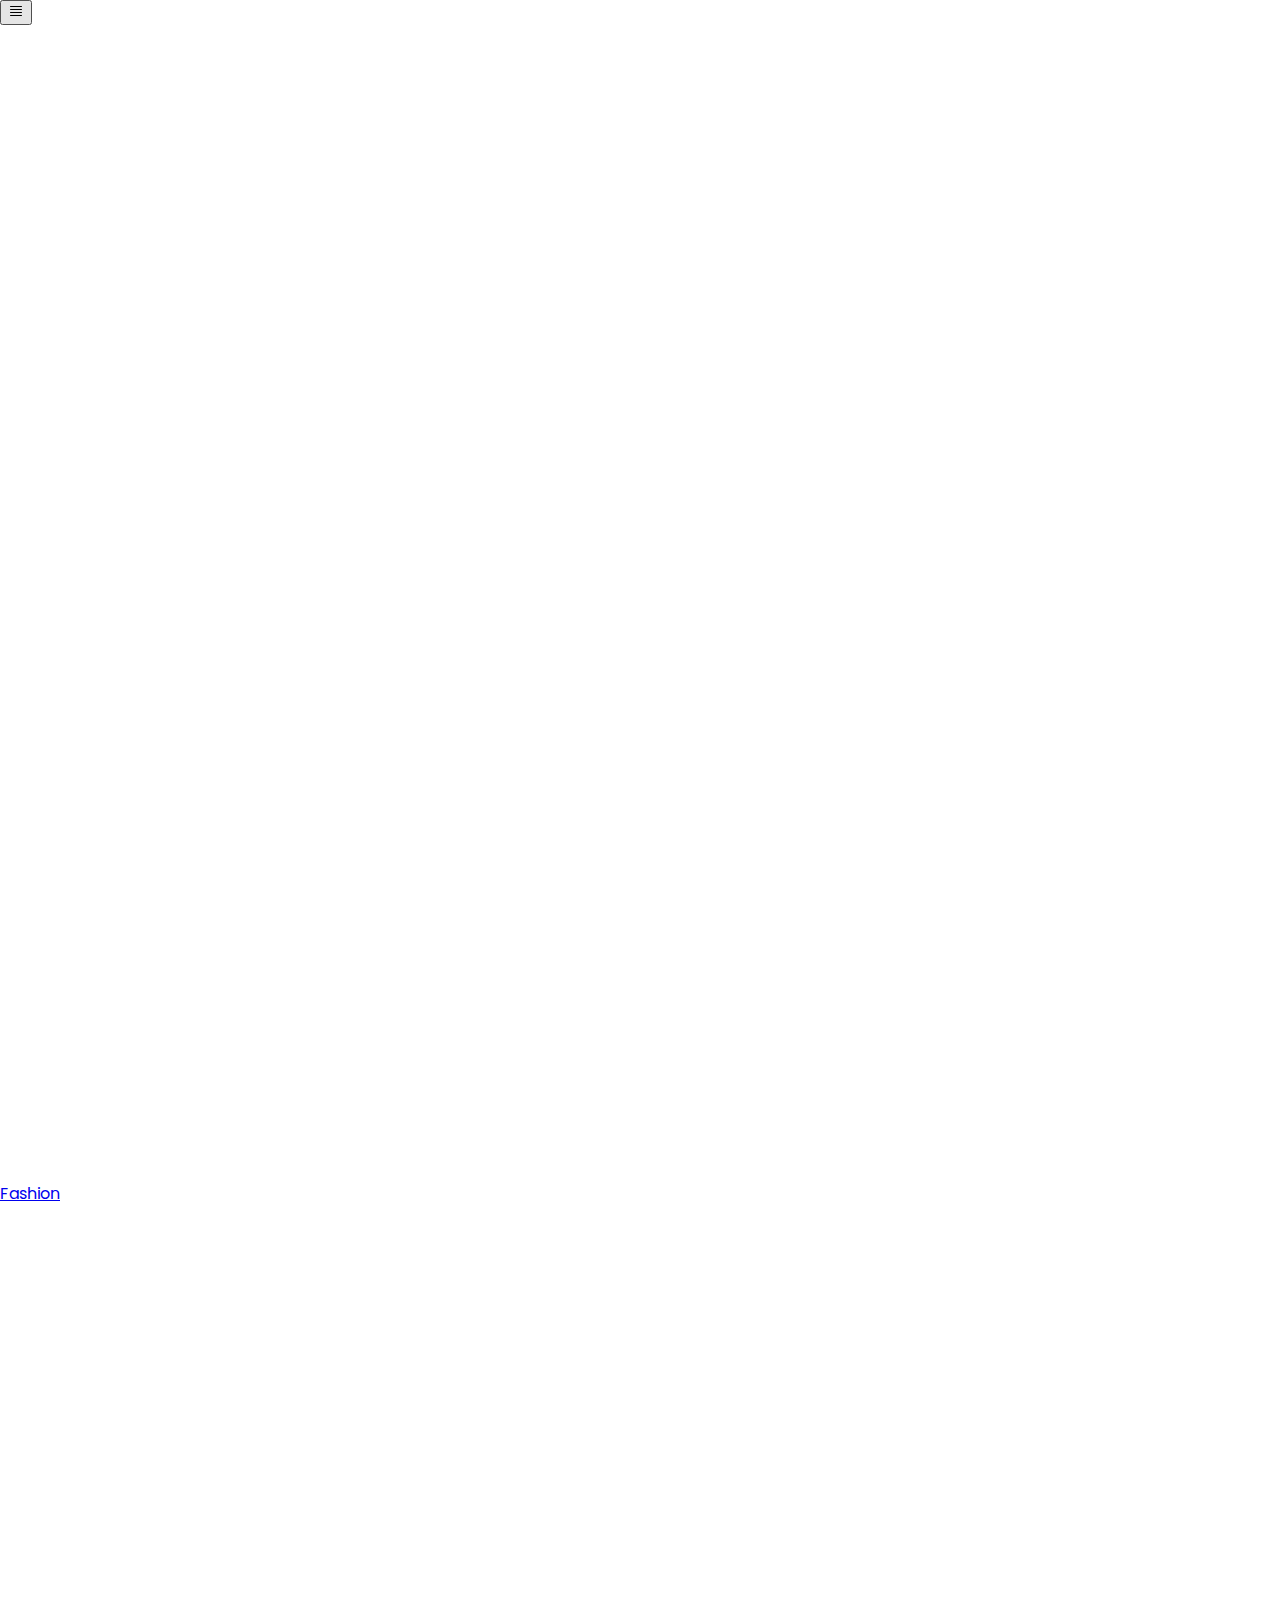
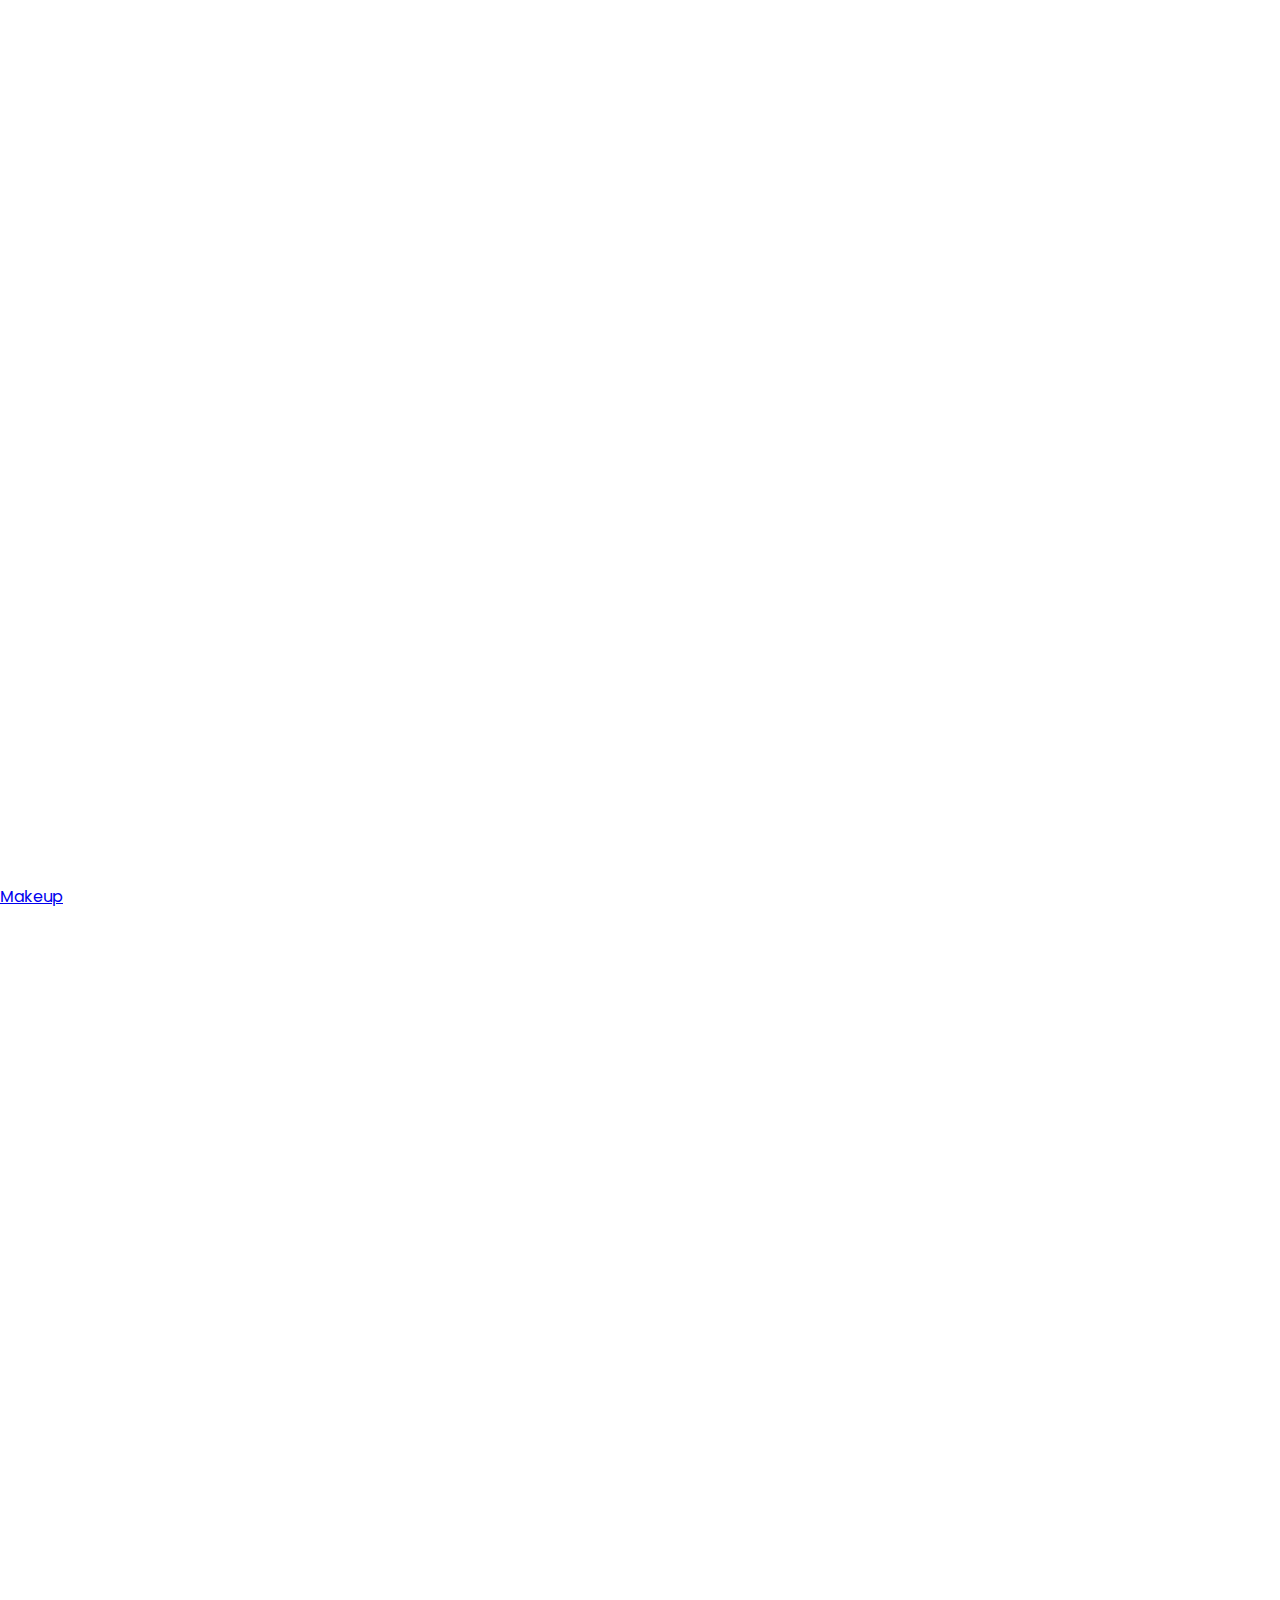
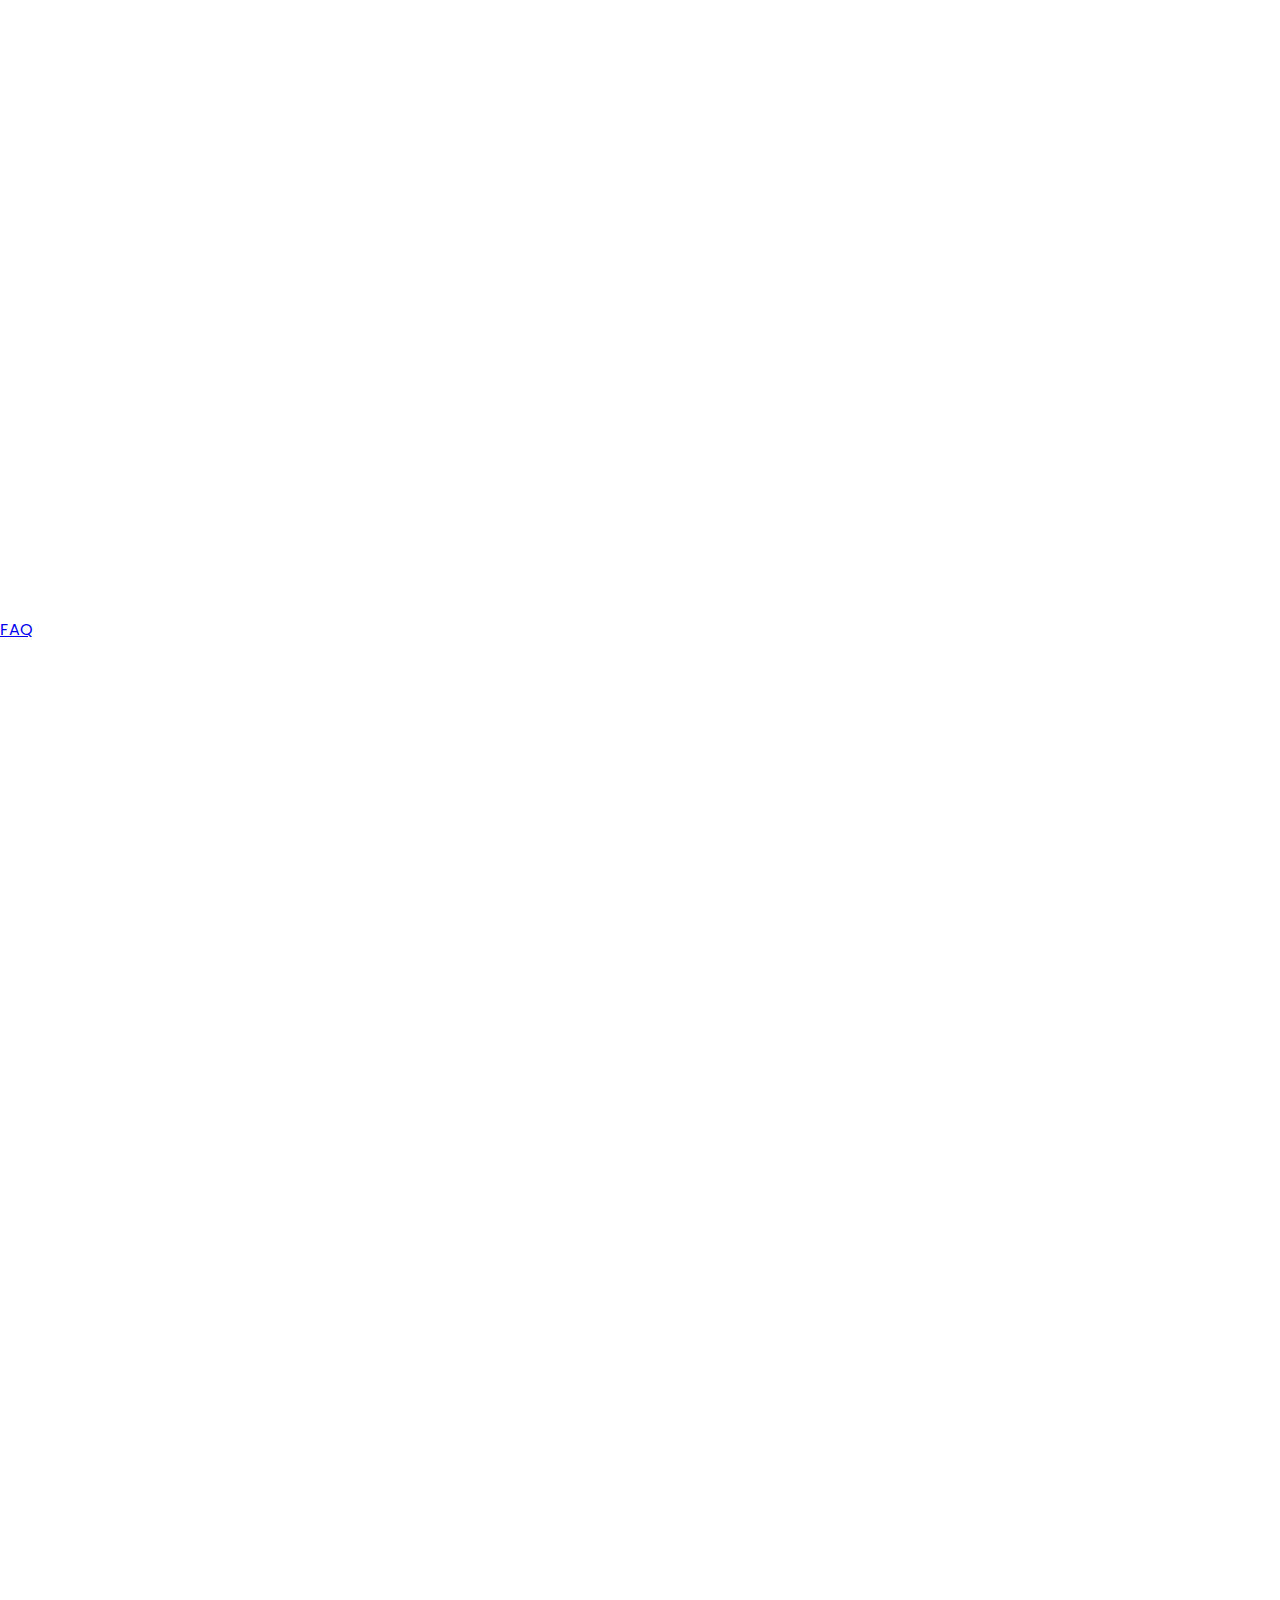
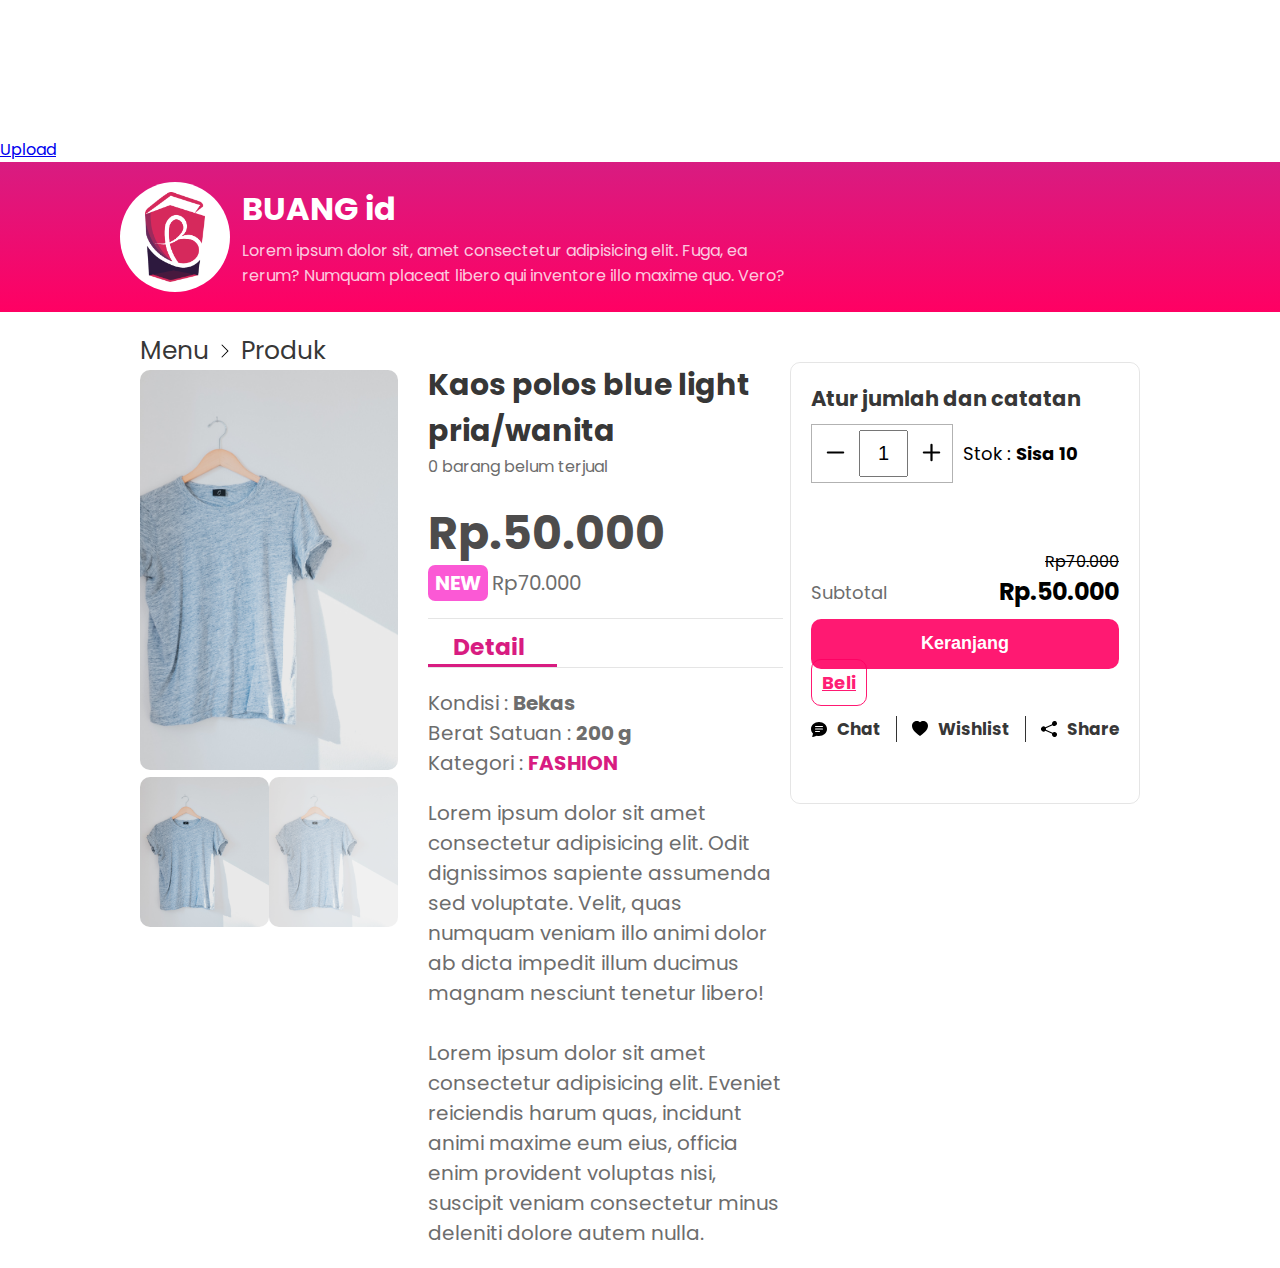
<file: produk/bajubluelight.html>
<!DOCTYPE html>
<html lang="en">
<head>
    <meta charset="UTF-8">
    <meta http-equiv="X-UA-Compatible" content="IE=edge">
    <meta name="viewport" content="width=device-width, initial-scale=1.0">
    <link rel="stylesheet" href="https://cdn.jsdelivr.net/npm/bootstrap-icons@1.9.0/font/bootstrap-icons.css">
    <link rel="stylesheet" href="../style/produk.css">
    <title>Produk</title>
</head>
<body>

    <div class="container">
        <!-- Home  -->
        <a href="../index.html" class="back">
            <img src="../img/icon SVG/caret-left-fill.svg" alt="">
        </a>
        <button type="button" class="menyu" onclick="menyu()">
            <img src="../img/icon SVG/justify.svg" alt="">
          </button>
          <div id="dropdown" class="dropdown-content">
            <a href="../menu/fashion.html">
              <div class="menu-icon">
                <img src="../img/icon SVG/Fashion.svg" alt="">
                <p>Fashion</p>
              </div>
            </a>
            <a href="../menu/makeup.html">
              <div class="menu-icon">
                <img src="../img/icon SVG/Makeup.svg" alt="">
                <p>Makeup</p>
              </div>
            </a>
            <a href="../menu/faq.html">
              <div class="menu-icon">
                <img src="../img/icon SVG/FAQ.svg" alt="">
                <p>FAQ</p>
              </div>
            </a>
            <a href="https://api.whatsapp.com/send?phone=62895380101510&text=Halo%20CekApi" target="_blank"     >
              <div class="menu-icon end">
                <img src="../img/icon SVG/Upload-Produkmu.svg" alt="">
                <p>Upload</p>
              </div>
            </a>
          </div>

        <div class="home">
            <div class="hero">
                <div class="logo">
                    <div class="logoBg">
                      <img src="../img/logo/Buang_Id_new_with_BG-removebg-preview.png" alt="">
                    </div>
                </div>
                <div class="judul">
                    <h1>BUANG id</h1>
                    <p>Lorem ipsum dolor sit, amet consectetur adipisicing elit. Fuga, ea rerum? Numquam placeat libero qui inventore illo maxime quo. Vero?</p>
                </div>
            </div>
        </div>
        <!-- Home End -->
    
        <div class="produk">
            <div class="produk-wrapper">


    
                <div class="fotoProduk">
                    <div class="link">
                        <a href="../index.html">Menu</a>
                        <svg xmlns="http://www.w3.org/2000/svg" width="16" height="16" fill="currentColor" class="bi bi-chevron-right" viewBox="0 0 16 16">
                            <path fill-rule="evenodd" d="M4.646 1.646a.5.5 0 0 1 .708 0l6 6a.5.5 0 0 1 0 .708l-6 6a.5.5 0 0 1-.708-.708L10.293 8 4.646 2.354a.5.5 0 0 1 0-.708z"/>
                          </svg>
                        <a href="../menu/food.html">Produk</a>
                    </div>
                    <div class="slides">
                        <img src="../img/menu/fashion/fashion4.jpg" width="200px" alt="">
                    </div>
                    <div class="slides">
                        <img src="../img/menu/fashion/fashion4.jpg" width="200px" alt="">
                    </div>
                    <div class="row">
                        <div class="column ya">
                            <img src="../img/menu/fashion/fashion4.jpg" class="demo cursor" onclick="currentSlide(1)" alt="">
                        </div>
                        <div class="column no">
                            <img src="../img/menu/fashion/fashion4.jpg" class="demo cursor" onclick="currentSlide(2)" alt="">
                        </div>
                    </div>
                </div>
                <div class="detailProduk">  
                    <h4>Kaos polos blue light pria/wanita</h4>
                    <p>0 barang belum terjual</p>
                    <div class="price">
                        <h1>Rp.50.000</h1>
                        <div class="CB">
                            <span class="badge">NEW</span>
                            <span>Rp70.000</span>
                          </div>
                    </div>
                    <div class="detail">
                        <div class="active">
                            <h3>Detail</h3>
                        </div>
                        <div class="kategori">
                            <p>Kondisi : <strong>Bekas</strong></p>
                            <p>Berat Satuan : <strong>200 g</strong></p>
                            <p>Kategori : <a href="../menu/fashion.html">FASHION</a></p>
                        </div>
                        <div class="deskripsi">
                            <p>Lorem ipsum dolor sit amet consectetur adipisicing elit. Odit dignissimos sapiente assumenda sed voluptate. Velit, quas numquam veniam illo animi dolor ab dicta impedit illum ducimus magnam nesciunt tenetur libero!</p>
                            <br>
                            <p>Lorem ipsum dolor sit amet consectetur adipisicing elit. Eveniet reiciendis harum quas, incidunt animi maxime eum eius, officia enim provident voluptas nisi, suscipit veniam consectetur minus deleniti dolore autem nulla.</p>
                        </div>
                    </div>
                </div>
                <div class="checkout">
                    <h5>Atur jumlah dan catatan</h5>
                    <div class="pilihJumlah">
                        <div class="pilih">
                            <button class="kurang" onclick="kurang()"><img src="../img/icon SVG/dash.svg" width="35px" alt=""></button>
                            <input class="number" type="text" value="1">
                            <button class="tambah" onclick="tambah()"><img src="../img/icon SVG/plus.svg" width="35px" alt=""></button>
                        </div>
                        <div class="sisa">Stok : <strong>Sisa 10</strong></div>
                    </div>
                    <div class="total">
                        <div class="totalHarga">
                            <p>Subtotal</p>
                            <div class="price">
                                <div class="new">
                                    <span>Rp70.000</span>
                                </div>
                                <h2>Rp.50.000</h2>
                            </div>
                        </div>
                    </div>
                    <button class="keranjang">Keranjang</button>
                    <a href="https://api.whatsapp.com/send?phone=62895380101510&text=Halo%20CekApi" target="_blank" class="beli">Beli</a>
                    <div class="media">
                        <a href="https://api.whatsapp.com/send?phone=6282313258775&text=Hubungi%20Penjual?" target="_blank" class="chat"><img src="../img/icon SVG/chat-text-fill.svg" alt=""> Chat</a>
                        <a href="" class="wishlist"><img src="../img/icon SVG/heart-fill.svg" alt=""> Wishlist</a>
                        <a href="" class="share"><img src="../img/icon SVG/share-fill.svg" alt=""> Share</a>
                    </div>
                </div>
    
            </div>
    
    
        </div>
    </div>

    <!-- <script src="../script/script.js"></script> -->
    <script>

        const no = document.querySelector('.number')
        
        function tambah(){
            if(no.value >= 10){
                no.value = 10;
                alert('Max 10')
            } else{
                no.value++;
            }
        }
        function kurang(){
            if(no.value == 1){
                no.value = 1;
                alert('Min 1')
            } else{
                no.value--;
            }
        }

        let slideIndex = 1;
        showSlides(slideIndex);

        function plusSlides(n) {
            showSlides(slideIndex += n);
        }

        function currentSlide(n) {
            showSlides(slideIndex = n);
        }
        function showSlides(n) {
            let i;
            let slides = document.getElementsByClassName("slides");
            let dots = document.getElementsByClassName("demo");
            let captionText = document.getElementById("caption");
            if (n > slides.length) {slideIndex = 1}
            if (n < 1) {slideIndex = slides.length}
            for (i = 0; i < slides.length; i++) {
                slides[i].style.display = "none";
            }
            for (i = 0; i < dots.length; i++) {
                dots[i].className = dots[i].className.replace(" active", "");
            }
            slides[slideIndex-1].style.display = "block";
            dots[slideIndex-1].className += " active";
            captionText.innerHTML = dots[slideIndex-1].alt;
        }

        // Dropdown
        function menyu(){
        document.getElementById("dropdown").classList.toggle('show');
        }
        window.onclick = function(event){
            if(!event.target.matches('.menu')){
            let dropdowns = document.getElementsByClassName("dropdown-content");
            }
            let i;
            for(i = 0; i < dropdowns.length; i++){
            let openDropdown = dropdowns[i];
            if(openDropdown.classList.contains('show')){
                openDropdown.classList.remove('show');
            }
            }
        }

    </script>
    
</body>
</html>
</file>
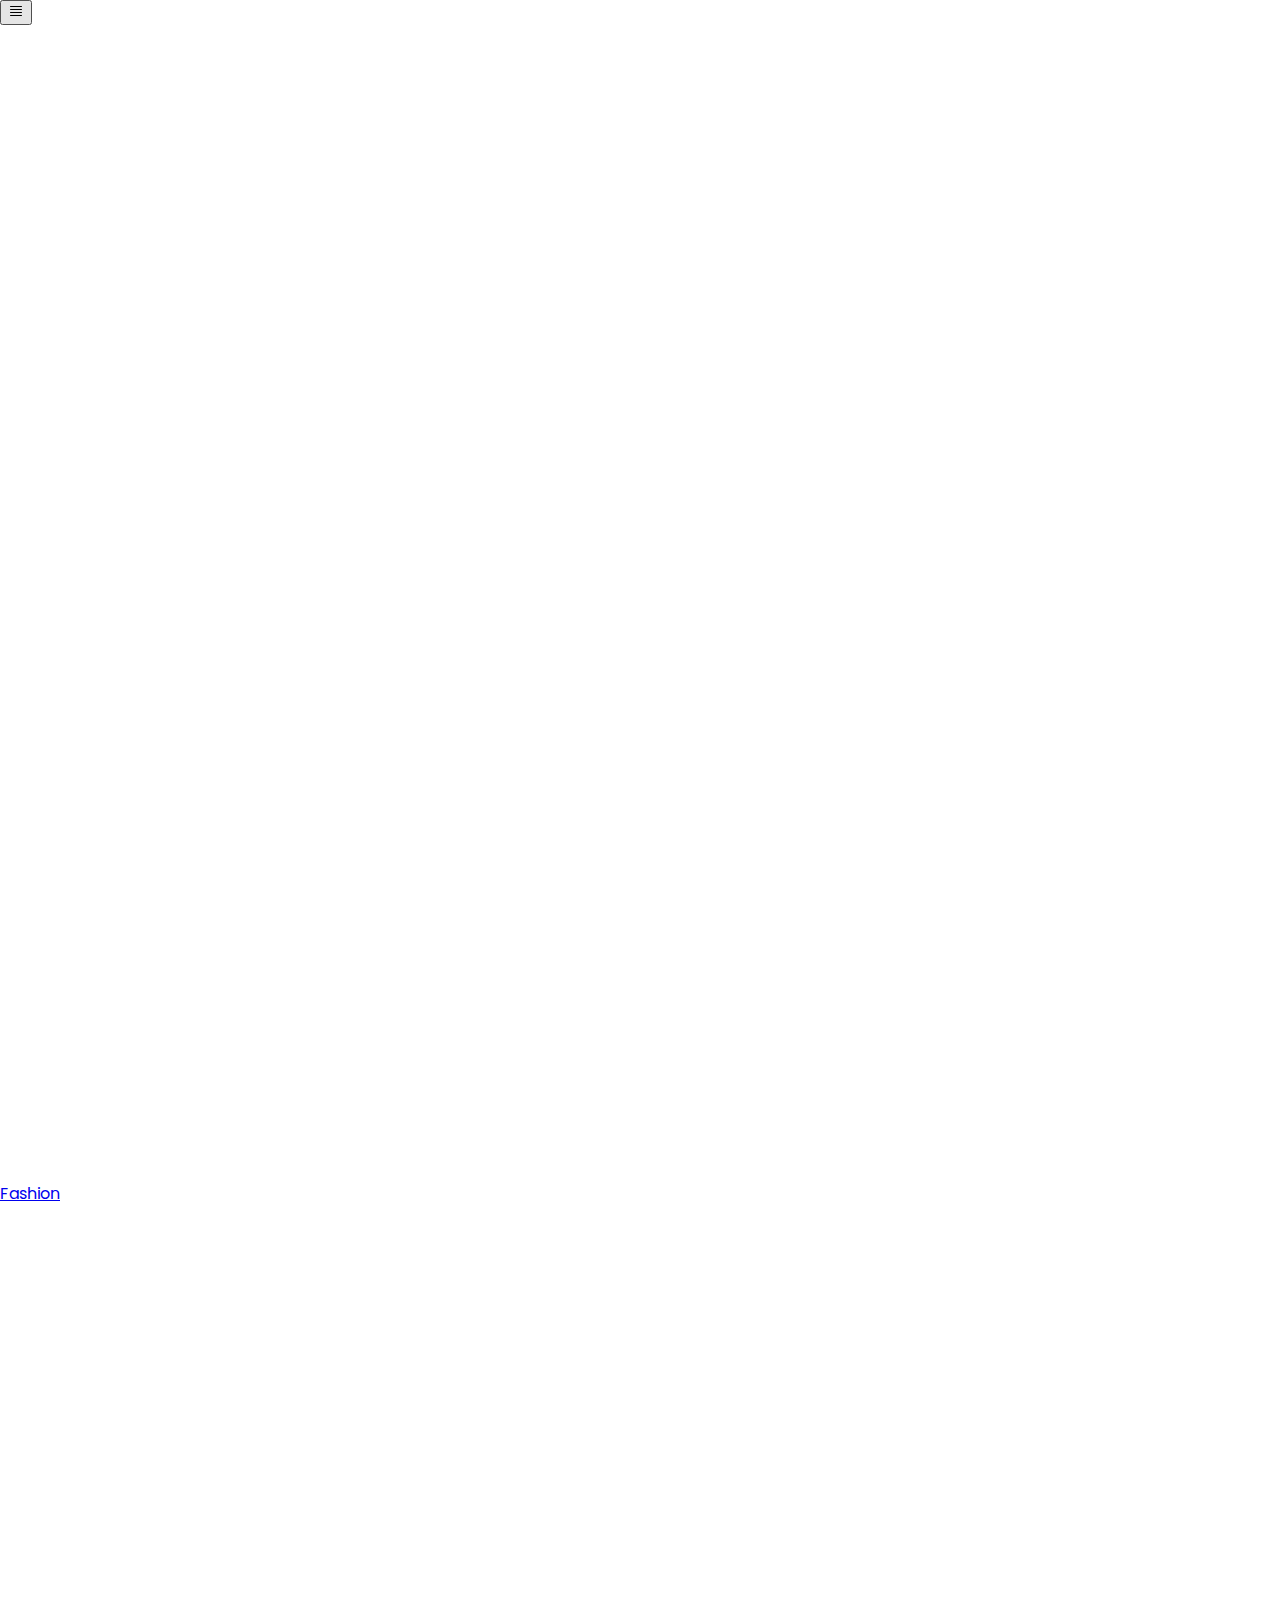
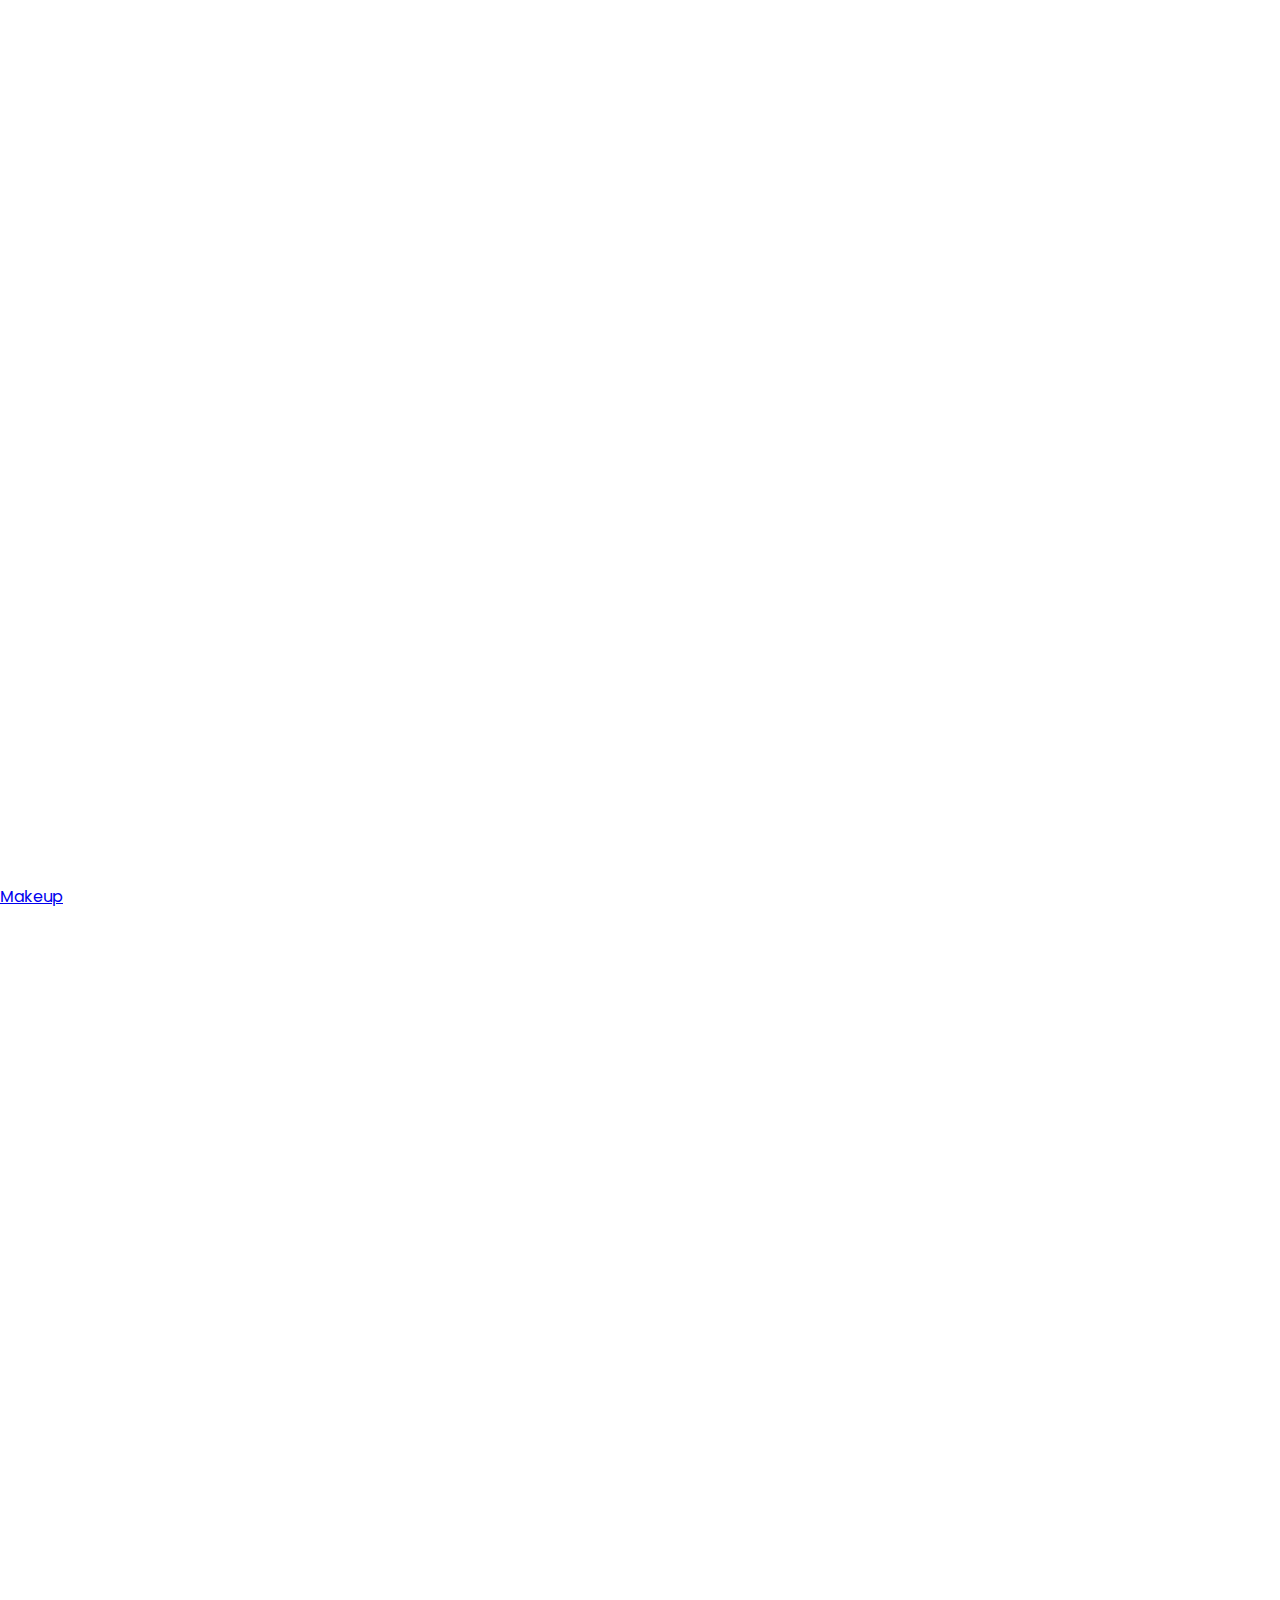
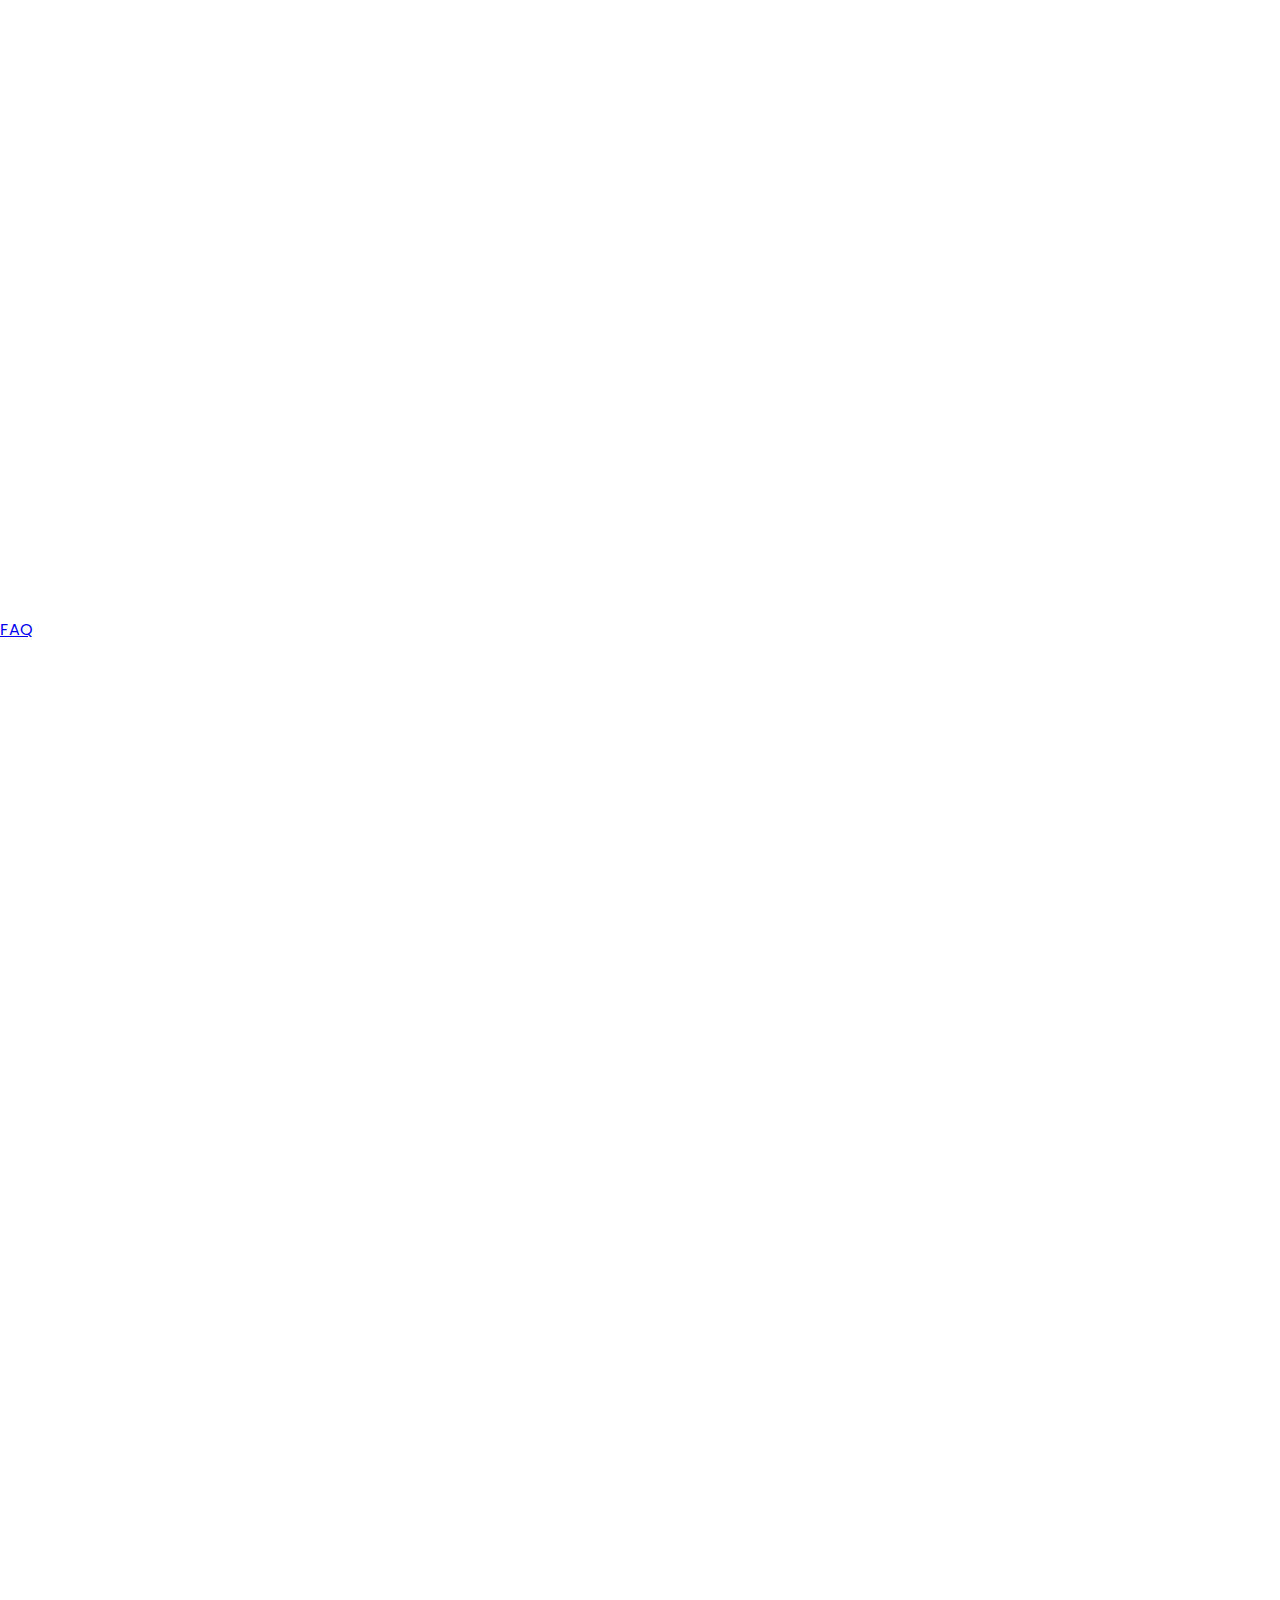
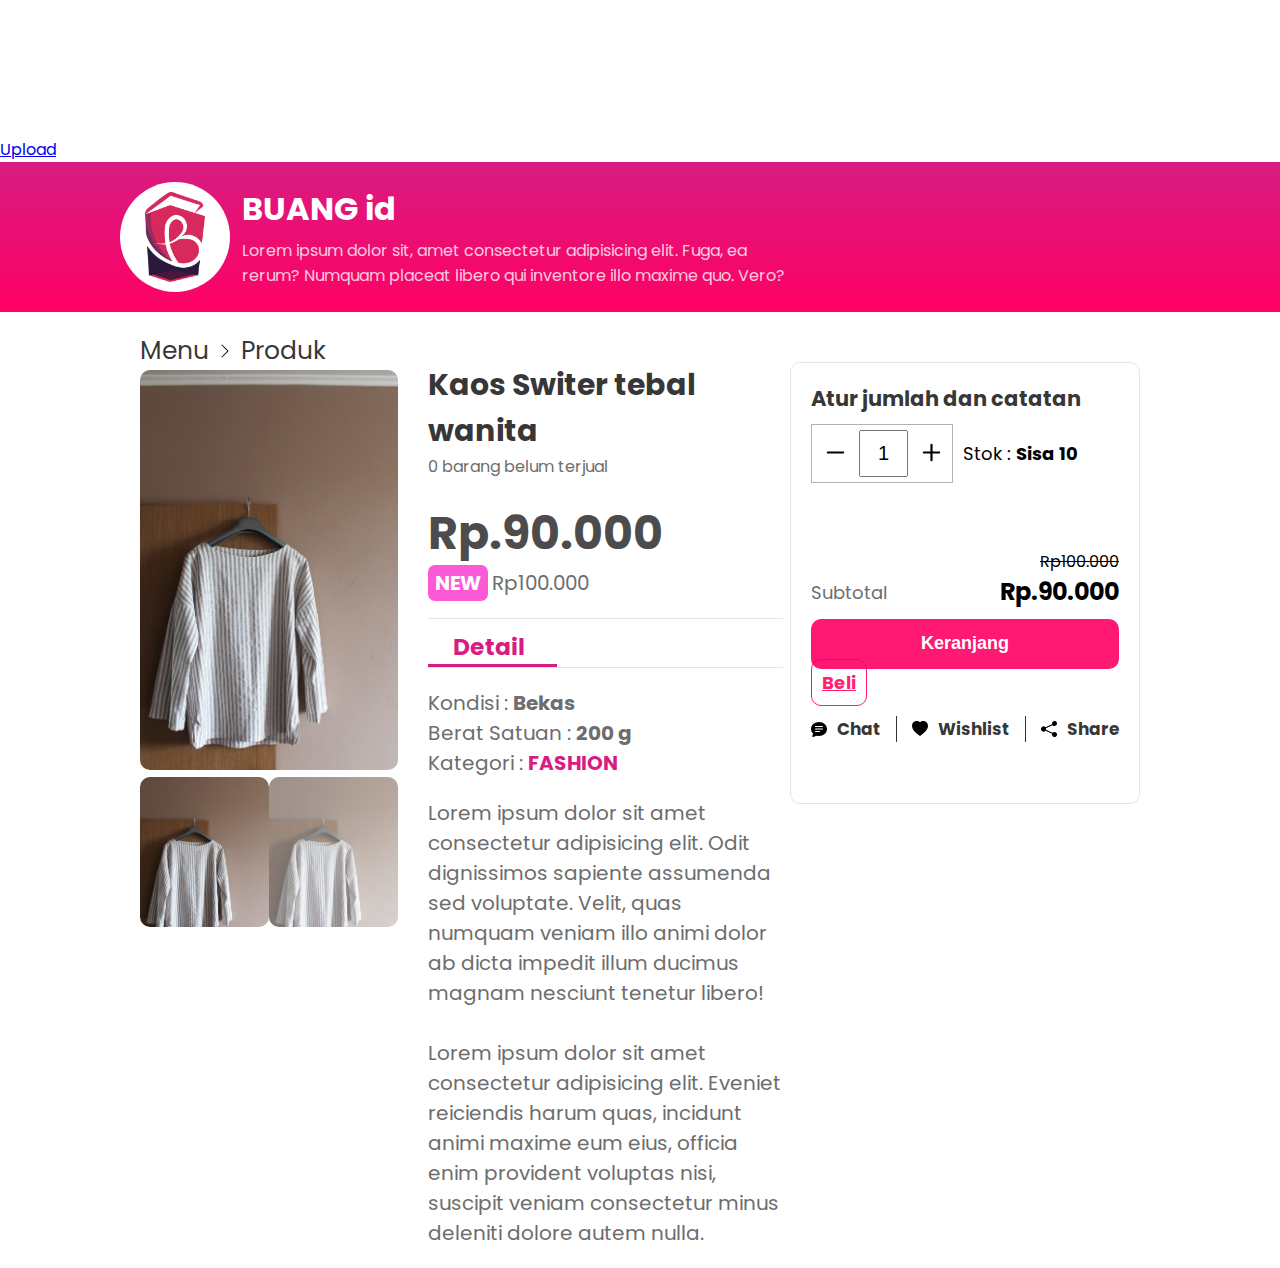
<file: produk/bajuswiter.html>
<!DOCTYPE html>
<html lang="en">
<head>
    <meta charset="UTF-8">
    <meta http-equiv="X-UA-Compatible" content="IE=edge">
    <meta name="viewport" content="width=device-width, initial-scale=1.0">
    <link rel="stylesheet" href="https://cdn.jsdelivr.net/npm/bootstrap-icons@1.9.0/font/bootstrap-icons.css">
    <link rel="stylesheet" href="../style/produk.css">
    <title>Produk</title>
</head>
<body>

    <div class="container">
        <!-- Home  -->
        <a href="../index.html" class="back">
            <img src="../img/icon SVG/caret-left-fill.svg" alt="">
        </a>
        <button type="button" class="menyu" onclick="menyu()">
            <img src="../img/icon SVG/justify.svg" alt="">
          </button>
          <div id="dropdown" class="dropdown-content">
            <a href="../menu/fashion.html">
              <div class="menu-icon">
                <img src="../img/icon SVG/Fashion.svg" alt="">
                <p>Fashion</p>
              </div>
            </a>
            <a href="../menu/makeup.html">
              <div class="menu-icon">
                <img src="../img/icon SVG/Makeup.svg" alt="">
                <p>Makeup</p>
              </div>
            </a>
            <a href="../menu/faq.html">
              <div class="menu-icon">
                <img src="../img/icon SVG/FAQ.svg" alt="">
                <p>FAQ</p>
              </div>
            </a>
            <a href="https://api.whatsapp.com/send?phone=62895380101510&text=Halo%20CekApi" target="_blank"     >
              <div class="menu-icon end">
                <img src="../img/icon SVG/Upload-Produkmu.svg" alt="">
                <p>Upload</p>
              </div>
            </a>
          </div>

        <div class="home">
            <div class="hero">
                <div class="logo">
                    <div class="logoBg">
                      <img src="../img/logo/Buang_Id_new_with_BG-removebg-preview.png" alt="">
                    </div>
                </div>
                <div class="judul">
                    <h1>BUANG id</h1>
                    <p>Lorem ipsum dolor sit, amet consectetur adipisicing elit. Fuga, ea rerum? Numquam placeat libero qui inventore illo maxime quo. Vero?</p>
                </div>
            </div>
        </div>
        <!-- Home End -->
    
        <div class="produk">
            <div class="produk-wrapper">


    
                <div class="fotoProduk">
                    <div class="link">
                        <a href="../index.html">Menu</a>
                        <svg xmlns="http://www.w3.org/2000/svg" width="16" height="16" fill="currentColor" class="bi bi-chevron-right" viewBox="0 0 16 16">
                            <path fill-rule="evenodd" d="M4.646 1.646a.5.5 0 0 1 .708 0l6 6a.5.5 0 0 1 0 .708l-6 6a.5.5 0 0 1-.708-.708L10.293 8 4.646 2.354a.5.5 0 0 1 0-.708z"/>
                          </svg>
                        <a href="../menu/food.html">Produk</a>
                    </div>
                    <div class="slides">
                        <img src="../img/menu/fashion/fashion5.jpg" width="200px" alt="">
                    </div>
                    <div class="slides">
                        <img src="../img/menu/fashion/fashion5.jpg" width="200px" alt="">
                    </div>
                    <div class="row">
                        <div class="column ya">
                            <img src="../img/menu/fashion/fashion5.jpg" class="demo cursor" onclick="currentSlide(1)" alt="">
                        </div>
                        <div class="column no">
                            <img src="../img/menu/fashion/fashion5.jpg" class="demo cursor" onclick="currentSlide(2)" alt="">
                        </div>
                    </div>
                </div>
                <div class="detailProduk">  
                    <h4>Kaos Switer tebal wanita</h4>
                    <p>0 barang belum terjual</p>
                    <div class="price">
                        <h1>Rp.90.000</h1>
                        <div class="CB">
                            <span class="badge">NEW</span>
                            <span>Rp100.000</span>
                          </div>
                    </div>
                    <div class="detail">
                        <div class="active">
                            <h3>Detail</h3>
                        </div>
                        <div class="kategori">
                            <p>Kondisi : <strong>Bekas</strong></p>
                            <p>Berat Satuan : <strong>200 g</strong></p>
                            <p>Kategori : <a href="../menu/fashion.html">FASHION</a></p>
                        </div>
                        <div class="deskripsi">
                            <p>Lorem ipsum dolor sit amet consectetur adipisicing elit. Odit dignissimos sapiente assumenda sed voluptate. Velit, quas numquam veniam illo animi dolor ab dicta impedit illum ducimus magnam nesciunt tenetur libero!</p>
                            <br>
                            <p>Lorem ipsum dolor sit amet consectetur adipisicing elit. Eveniet reiciendis harum quas, incidunt animi maxime eum eius, officia enim provident voluptas nisi, suscipit veniam consectetur minus deleniti dolore autem nulla.</p>
                        </div>
                    </div>
                </div>
                <div class="checkout">
                    <h5>Atur jumlah dan catatan</h5>
                    <div class="pilihJumlah">
                        <div class="pilih">
                            <button class="kurang" onclick="kurang()"><img src="../img/icon SVG/dash.svg" width="35px" alt=""></button>
                            <input class="number" type="text" value="1">
                            <button class="tambah" onclick="tambah()"><img src="../img/icon SVG/plus.svg" width="35px" alt=""></button>
                        </div>
                        <div class="sisa">Stok : <strong>Sisa 10</strong></div>
                    </div>
                    <div class="total">
                        <div class="totalHarga">
                            <p>Subtotal</p>
                            <div class="price">
                                <div class="new">
                                    <span>Rp100.000</span>
                                </div>
                                <h2>Rp.90.000</h2>
                            </div>
                        </div>
                    </div>
                    <button class="keranjang">Keranjang</button>
                    <a href="https://api.whatsapp.com/send?phone=62895380101510&text=Halo%20CekApi" target="_blank" class="beli">Beli</a>
                    <div class="media">
                        <a href="" class="chat"><img src="../img/icon SVG/chat-text-fill.svg" alt=""> Chat</a>
                        <a href="" class="wishlist"><img src="../img/icon SVG/heart-fill.svg" alt=""> Wishlist</a>
                        <a href="" class="share"><img src="../img/icon SVG/share-fill.svg" alt=""> Share</a>
                    </div>
                </div>
    
            </div>
    
    
        </div>
    </div>

    <!-- <script src="../script/script.js"></script> -->
    <script>

        const no = document.querySelector('.number')
        
        function tambah(){
            if(no.value >= 10){
                no.value = 10;
                alert('Max 10')
            } else{
                no.value++;
            }
        }
        function kurang(){
            if(no.value == 1){
                no.value = 1;
                alert('Min 1')
            } else{
                no.value--;
            }
        }

        let slideIndex = 1;
        showSlides(slideIndex);

        function plusSlides(n) {
            showSlides(slideIndex += n);
        }

        function currentSlide(n) {
            showSlides(slideIndex = n);
        }
        function showSlides(n) {
            let i;
            let slides = document.getElementsByClassName("slides");
            let dots = document.getElementsByClassName("demo");
            let captionText = document.getElementById("caption");
            if (n > slides.length) {slideIndex = 1}
            if (n < 1) {slideIndex = slides.length}
            for (i = 0; i < slides.length; i++) {
                slides[i].style.display = "none";
            }
            for (i = 0; i < dots.length; i++) {
                dots[i].className = dots[i].className.replace(" active", "");
            }
            slides[slideIndex-1].style.display = "block";
            dots[slideIndex-1].className += " active";
            captionText.innerHTML = dots[slideIndex-1].alt;
        }

        // Dropdown
        function menyu(){
        document.getElementById("dropdown").classList.toggle('show');
        }
        window.onclick = function(event){
            if(!event.target.matches('.menu')){
            let dropdowns = document.getElementsByClassName("dropdown-content");
            }
            let i;
            for(i = 0; i < dropdowns.length; i++){
            let openDropdown = dropdowns[i];
            if(openDropdown.classList.contains('show')){
                openDropdown.classList.remove('show');
            }
            }
        }

    </script>
    
</body>
</html>
</file>
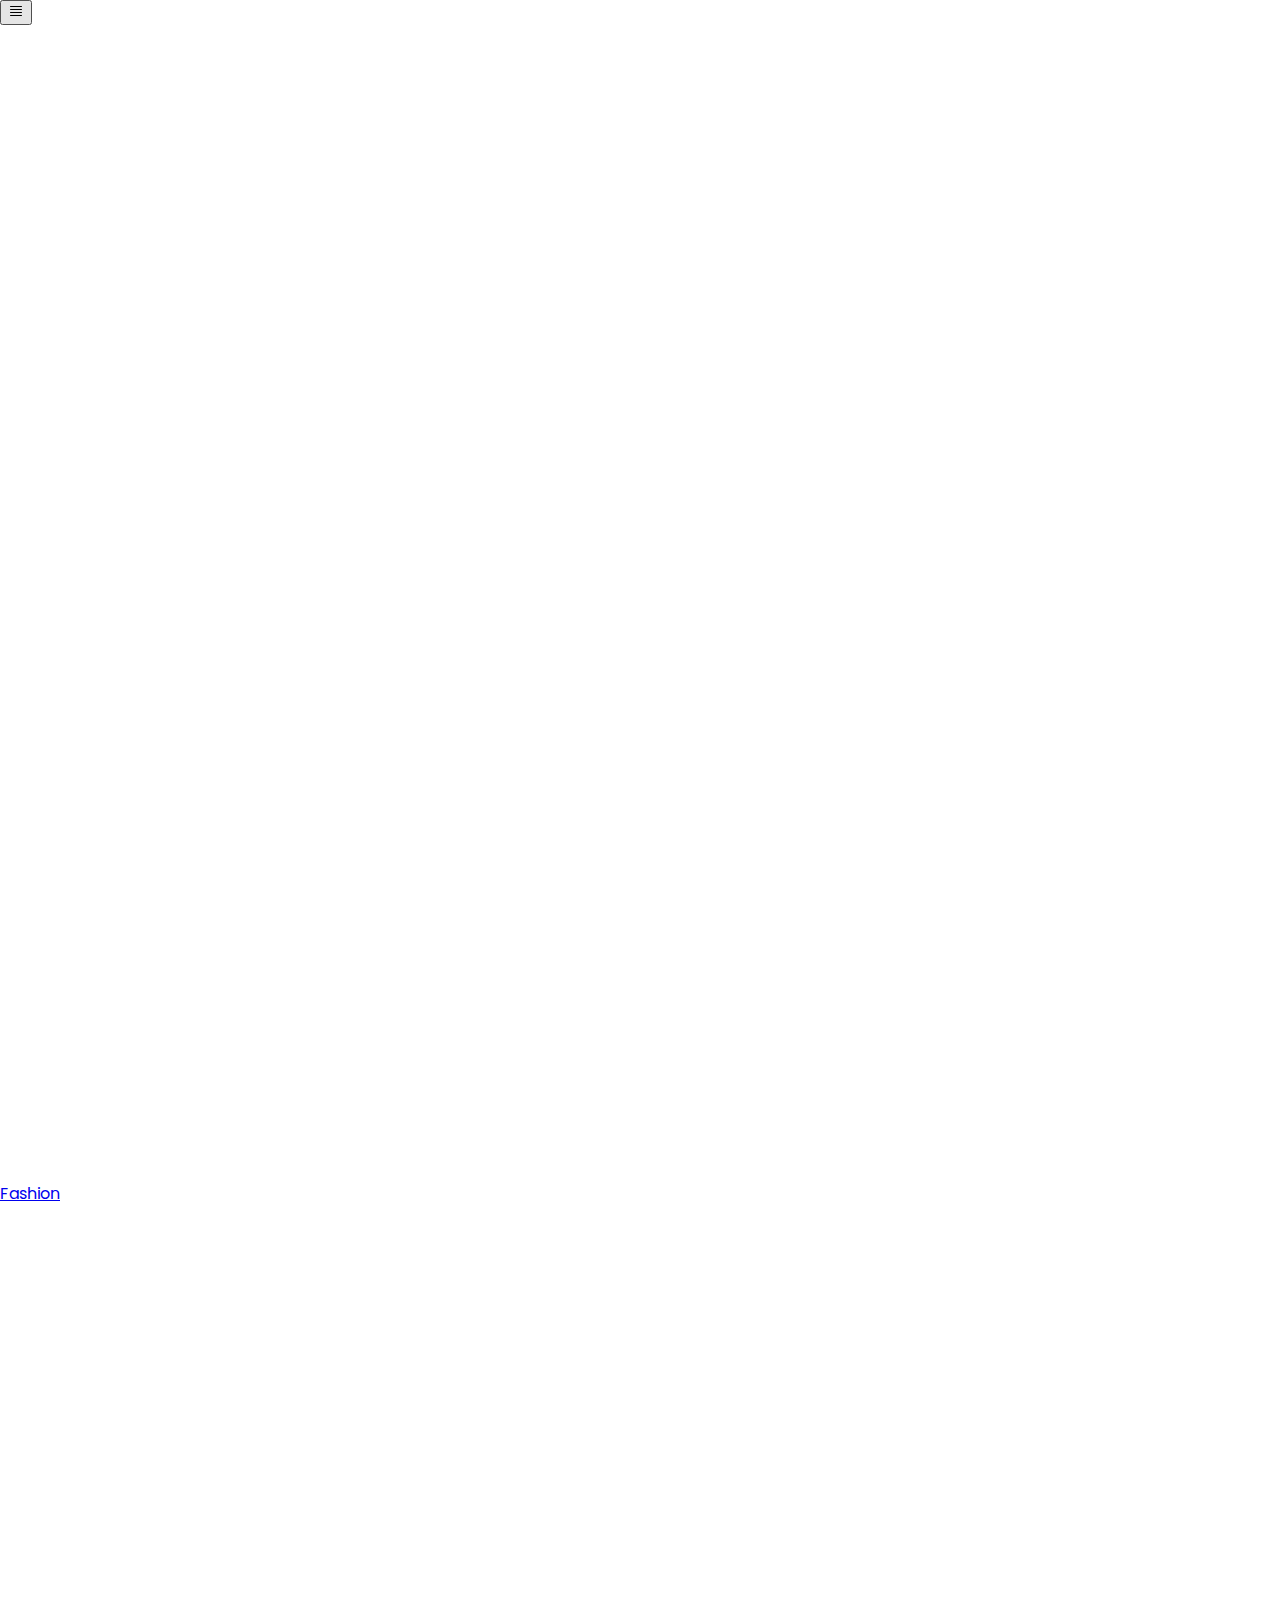
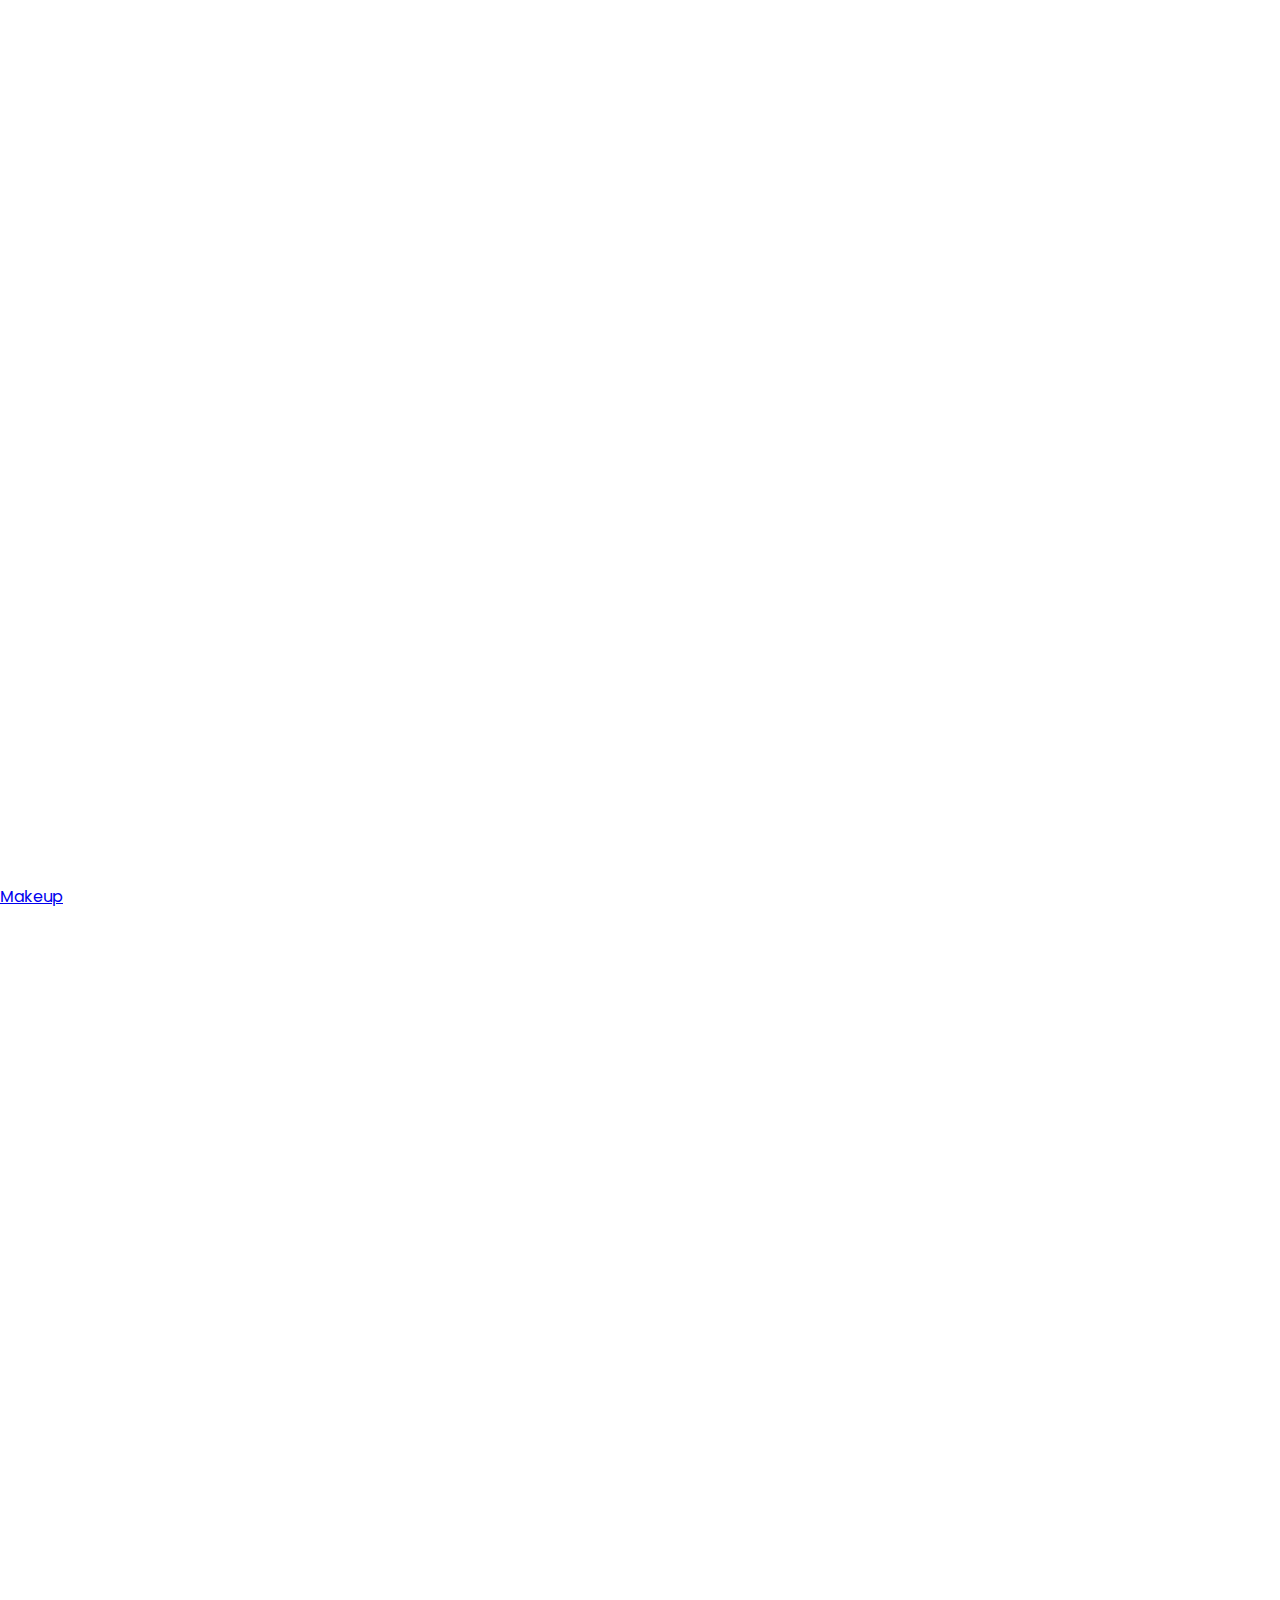
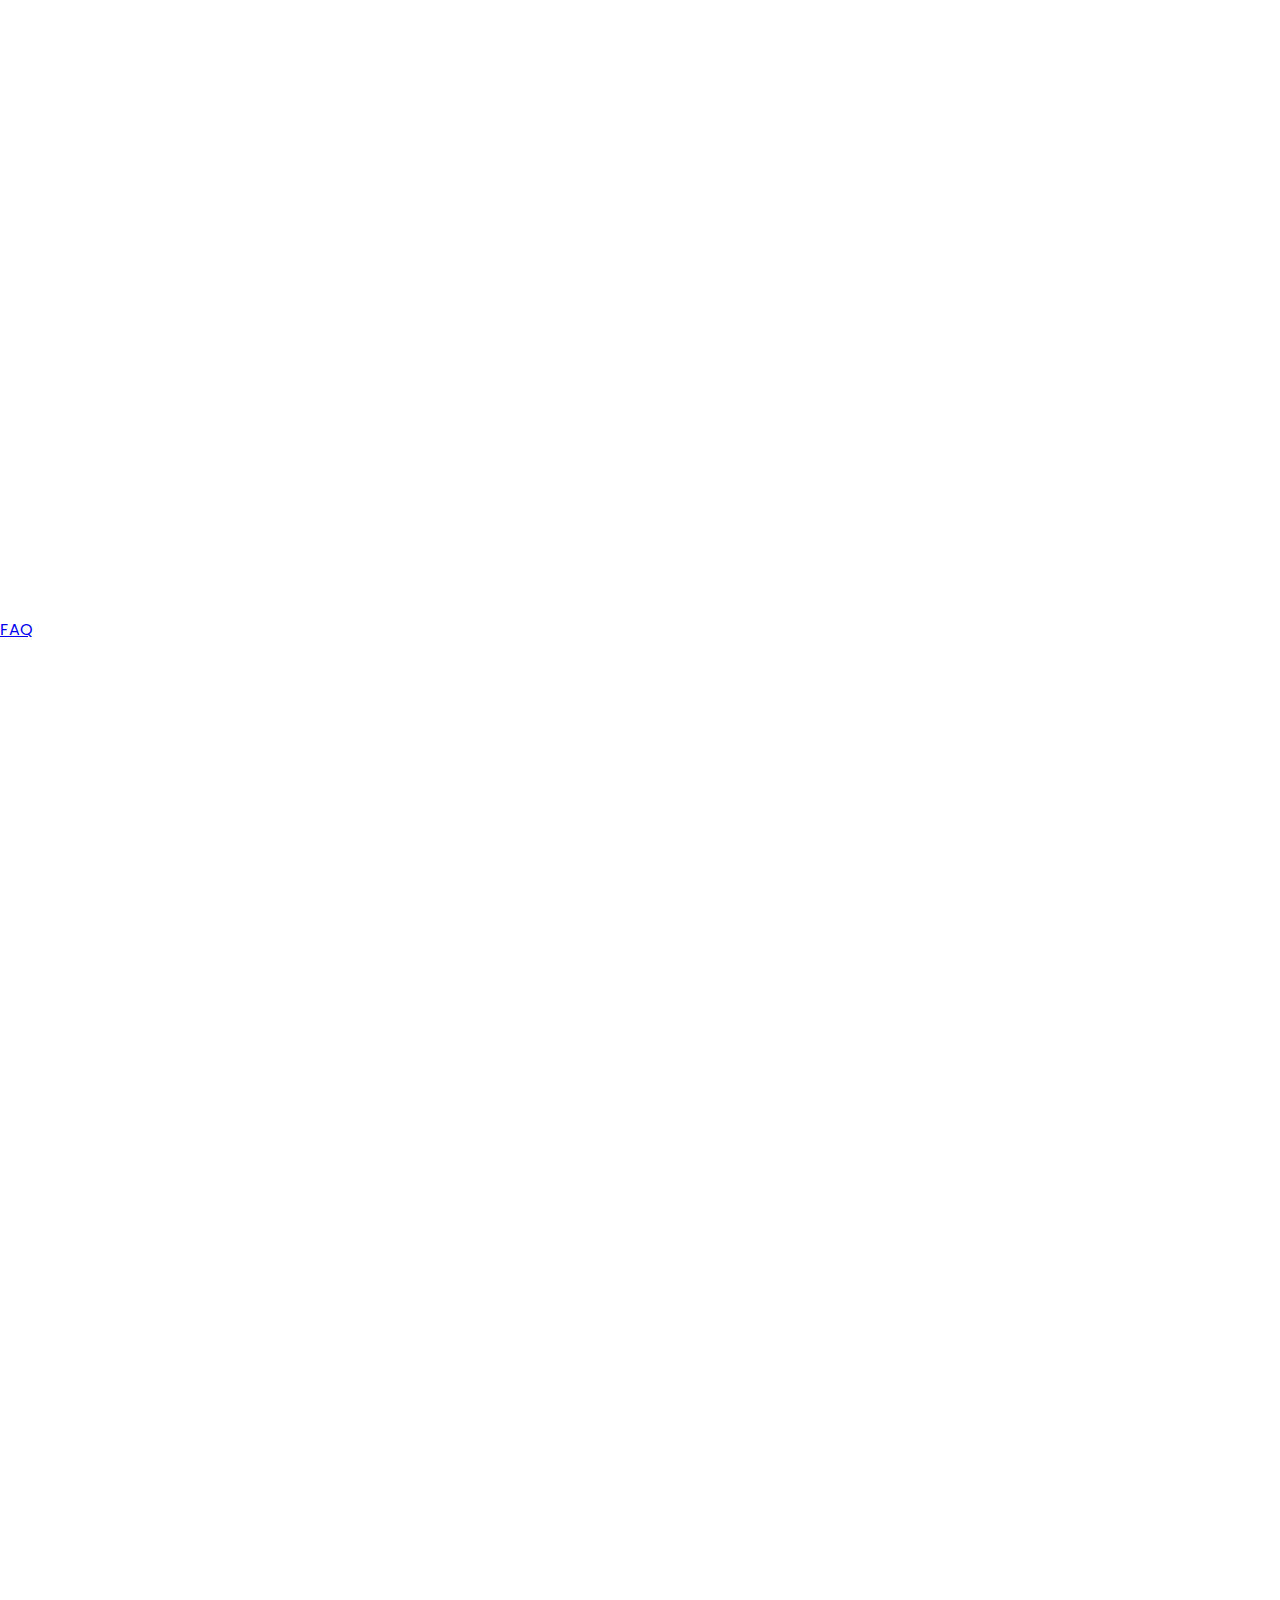
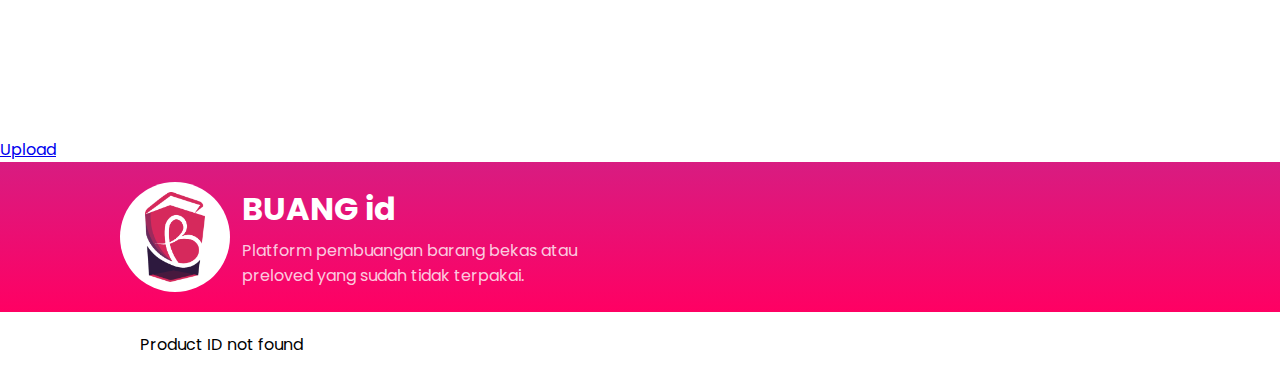
<file: produk/detail.html>
<!DOCTYPE html>
<html lang="en">
<head>
    <meta charset="UTF-8">
    <meta http-equiv="X-UA-Compatible" content="IE=edge">
    <meta name="viewport" content="width=device-width, initial-scale=1.0">
    <link rel="stylesheet" href="https://cdn.jsdelivr.net/npm/bootstrap-icons@1.9.0/font/bootstrap-icons.css">
    <link rel="stylesheet" href="../style/produk.css">
    <title>Detail Produk</title>
</head>
<body>

    <div class="container">
        <!-- Home  -->
        <a href="../index.html" class="back">
            <img src="../img/icon SVG/caret-left-fill.svg" alt="">
        </a>
        <button type="button" class="menyu" onclick="menyu()">
            <img src="../img/icon SVG/justify.svg" alt="">
          </button>
          <div id="dropdown" class="dropdown-content">
            <a href="../menu/fashion.html">
              <div class="menu-icon">
                <img src="../img/icon SVG/Fashion.svg" alt="">
                <p>Fashion</p>
              </div>
            </a>
            <a href="../menu/makeup.html">
              <div class="menu-icon">
                <img src="../img/icon SVG/Makeup.svg" alt="">
                <p>Makeup</p>
              </div>
            </a>
            <a href="../menu/faq.html">
              <div class="menu-icon">
                <img src="../img/icon SVG/FAQ.svg" alt="">
                <p>FAQ</p>
              </div>
            </a>
            <a href="https://api.whatsapp.com/send?phone=62895380101510&text=Halo%20CekApi" target="_blank">
              <div class="menu-icon end">
                <img src="../img/icon SVG/Upload-Produkmu.svg" alt="">
                <p>Upload</p>
              </div>
            </a>
          </div>

        <div class="home">
            <div class="hero">
                <div class="logo">
                    <div class="logoBg">
                      <img src="../img/logo/Buang_Id_new_with_BG-removebg-preview.png" alt="">
                    </div>
                </div>
                <div class="judul">
                    <h1>BUANG id</h1>
                    <p>Platform pembuangan barang bekas atau preloved yang sudah tidak terpakai.</p>
                </div>
            </div>
        </div>
        <!-- Home End -->
    
        <div class="produk">
            <div class="produk-wrapper" id="product-detail">
                <!-- Content will be loaded dynamically from API -->
                <div class="loading">Loading product...</div>
            </div>
        </div>
    </div>

    <script src="../script/api.js"></script>
    <script>
        // Get product ID from URL
        const urlParams = new URLSearchParams(window.location.search);
        const productId = urlParams.get('id');

        // Format Rupiah
        function formatRupiah(angka) {
            return new Intl.NumberFormat('id-ID', {
                style: 'currency',
                currency: 'IDR',
                minimumFractionDigits: 0
            }).format(angka);
        }

        // Load product detail
        async function loadProductDetail() {
            if (!productId) {
                document.getElementById('product-detail').innerHTML = '<div class="error">Product ID not found</div>';
                return;
            }

            try {
                const product = await loadProductById(productId);
                
                if (!product) {
                    document.getElementById('product-detail').innerHTML = '<div class="error">Product not found</div>';
                    return;
                }

                // Generate thumbnail images
                let thumbnails = '';
                product.gambar.forEach((img, index) => {
                    thumbnails += `
                        <div class="column ${index === 0 ? 'ya' : 'no'}">
                            <img src="../${img}" class="demo cursor" onclick="currentSlide(${index + 1})" alt="">
                        </div>
                    `;
                });

                // Generate slide images
                let slides = '';
                product.gambar.forEach(img => {
                    slides += `
                        <div class="slides">
                            <img src="../${img}" width="200px" alt="">
                        </div>
                    `;
                });

                const html = `
                    <div class="fotoProduk">
                        <div class="link">
                            <a href="../index.html">Menu</a>
                            <svg xmlns="http://www.w3.org/2000/svg" width="16" height="16" fill="currentColor" class="bi bi-chevron-right" viewBox="0 0 16 16">
                                <path fill-rule="evenodd" d="M4.646 1.646a.5.5 0 0 1 .708 0l6 6a.5.5 0 0 1 0 .708l-6 6a.5.5 0 0 1-.708-.708L10.293 8 4.646 2.354a.5.5 0 0 1 0-.708z"/>
                            </svg>
                            <a href="../menu/${product.kategori}.html">${product.kategori.toUpperCase()}</a>
                        </div>
                        <div class="slides-container">
                            ${slides}
                        </div>
                        <div class="row">
                            ${thumbnails}
                        </div>
                    </div>
                    <div class="detailProduk">  
                        <h4>${product.nama}</h4>
                        <p>${product.terjual} barang belum terjual</p>
                        <div class="price">
                            <h1>${formatRupiah(product.harga)}</h1>
                            <div class="CB">
                                <span class="badge">NEW</span>
                                <span>${formatRupiah(product.hargaAsli)}</span>
                            </div>
                        </div>
                        <div class="detail">
                            <div class="active">
                                <h3>Detail</h3>
                            </div>
                            <div class="kategori">
                                <p>Kondisi : <strong>${product.kondisi}</strong></p>
                                <p>Berat Satuan : <strong>${product.berat}</strong></p>
                                <p>Kategori : <a href="../menu/${product.kategori}.html">${product.kategori.toUpperCase()}</a></p>
                            </div>
                            <div class="deskripsi">
                                <p>${product.deskripsi}</p>
                            </div>
                        </div>
                    </div>
                    <div class="checkout">
                        <h5>Atur jumlah dan catatan</h5>
                        <div class="pilihJumlah">
                            <div class="pilih">
                                <button class="kurang" onclick="kurang()"><img src="../img/icon SVG/dash.svg" width="35px" alt=""></button>
                                <input class="number" type="text" value="1">
                                <button class="tambah" onclick="tambah()"><img src="../img/icon SVG/plus.svg" width="35px" alt=""></button>
                            </div>
                            <div class="sisa">Stok : <strong>Sisa ${product.stok}</strong></div>
                        </div>
                        <div class="total">
                            <div class="totalHarga">
                                <p>Subtotal</p>
                                <div class="price">
                                    <div class="new">
                                        <span>${formatRupiah(product.hargaAsli)}</span>
                                    </div>
                                    <h2>${formatRupiah(product.harga)}</h2>
                                </div>
                            </div>
                        </div>
                        <button class="keranjang">Keranjang</button>
                        <a href="https://api.whatsapp.com/send?phone=62895380101510&text=Halo%20saya%20tertarik%20dengan%20produk%20${encodeURIComponent(product.nama)}" target="_blank" class="beli">Beli</a>
                        <div class="media">
                            <a href="" class="chat"><img src="../img/icon SVG/chat-text-fill.svg" alt=""> Chat</a>
                            <a href="" class="wishlist"><img src="../img/icon SVG/heart-fill.svg" alt=""> Wishlist</a>
                            <a href="" class="share"><img src="../img/icon SVG/share-fill.svg" alt=""> Share</a>
                        </div>
                    </div>
                `;

                document.getElementById('product-detail').innerHTML = html;

                // Initialize slider
                let slideIndex = 1;
                showSlides(slideIndex);

                window.currentSlide = function(n) {
                    showSlides(slideIndex = n);
                };

                window.plusSlides = function(n) {
                    showSlides(slideIndex += n);
                };

                function showSlides(n) {
                    let i;
                    let slides = document.getElementsByClassName("slides");
                    let dots = document.getElementsByClassName("demo");
                    if (n > slides.length) {slideIndex = 1}
                    if (n < 1) {slideIndex = slides.length}
                    for (i = 0; i < slides.length; i++) {
                        slides[i].style.display = "none";
                    }
                    for (i = 0; i < dots.length; i++) {
                        dots[i].className = dots[i].className.replace(" active", "");
                    }
                    slides[slideIndex-1].style.display = "block";
                    dots[slideIndex-1].className += " active";
                }

                // Quantity controls
                const no = document.querySelector('.number');
                
                window.tambah = function() {
                    if(no.value >= product.stok){
                        no.value = product.stok;
                        alert('Max ' + product.stok);
                    } else {
                        no.value = parseInt(no.value) + 1;
                    }
                };

                window.kurang = function() {
                    if(no.value == 1){
                        no.value = 1;
                        alert('Min 1');
                    } else {
                        no.value = parseInt(no.value) - 1;
                    }
                };

            } catch (error) {
                console.error('Error loading product:', error);
                document.getElementById('product-detail').innerHTML = '<div class="error">Error loading product</div>';
            }
        }

        // Dropdown menu
        function menyu(){
            document.getElementById("dropdown").classList.toggle('show');
        }
        window.onclick = function(event){
            if(!event.target.matches('.menu')){
                let dropdowns = document.getElementsByClassName("dropdown-content");
            }
            let i;
            for(i = 0; i < dropdowns.length; i++){
                let openDropdown = dropdowns[i];
                if(openDropdown.classList.contains('show')){
                    openDropdown.classList.remove('show');
                }
            }
        }

        // Load product on page load
        loadProductDetail();
    </script>
    
</body>
</html>
</file>
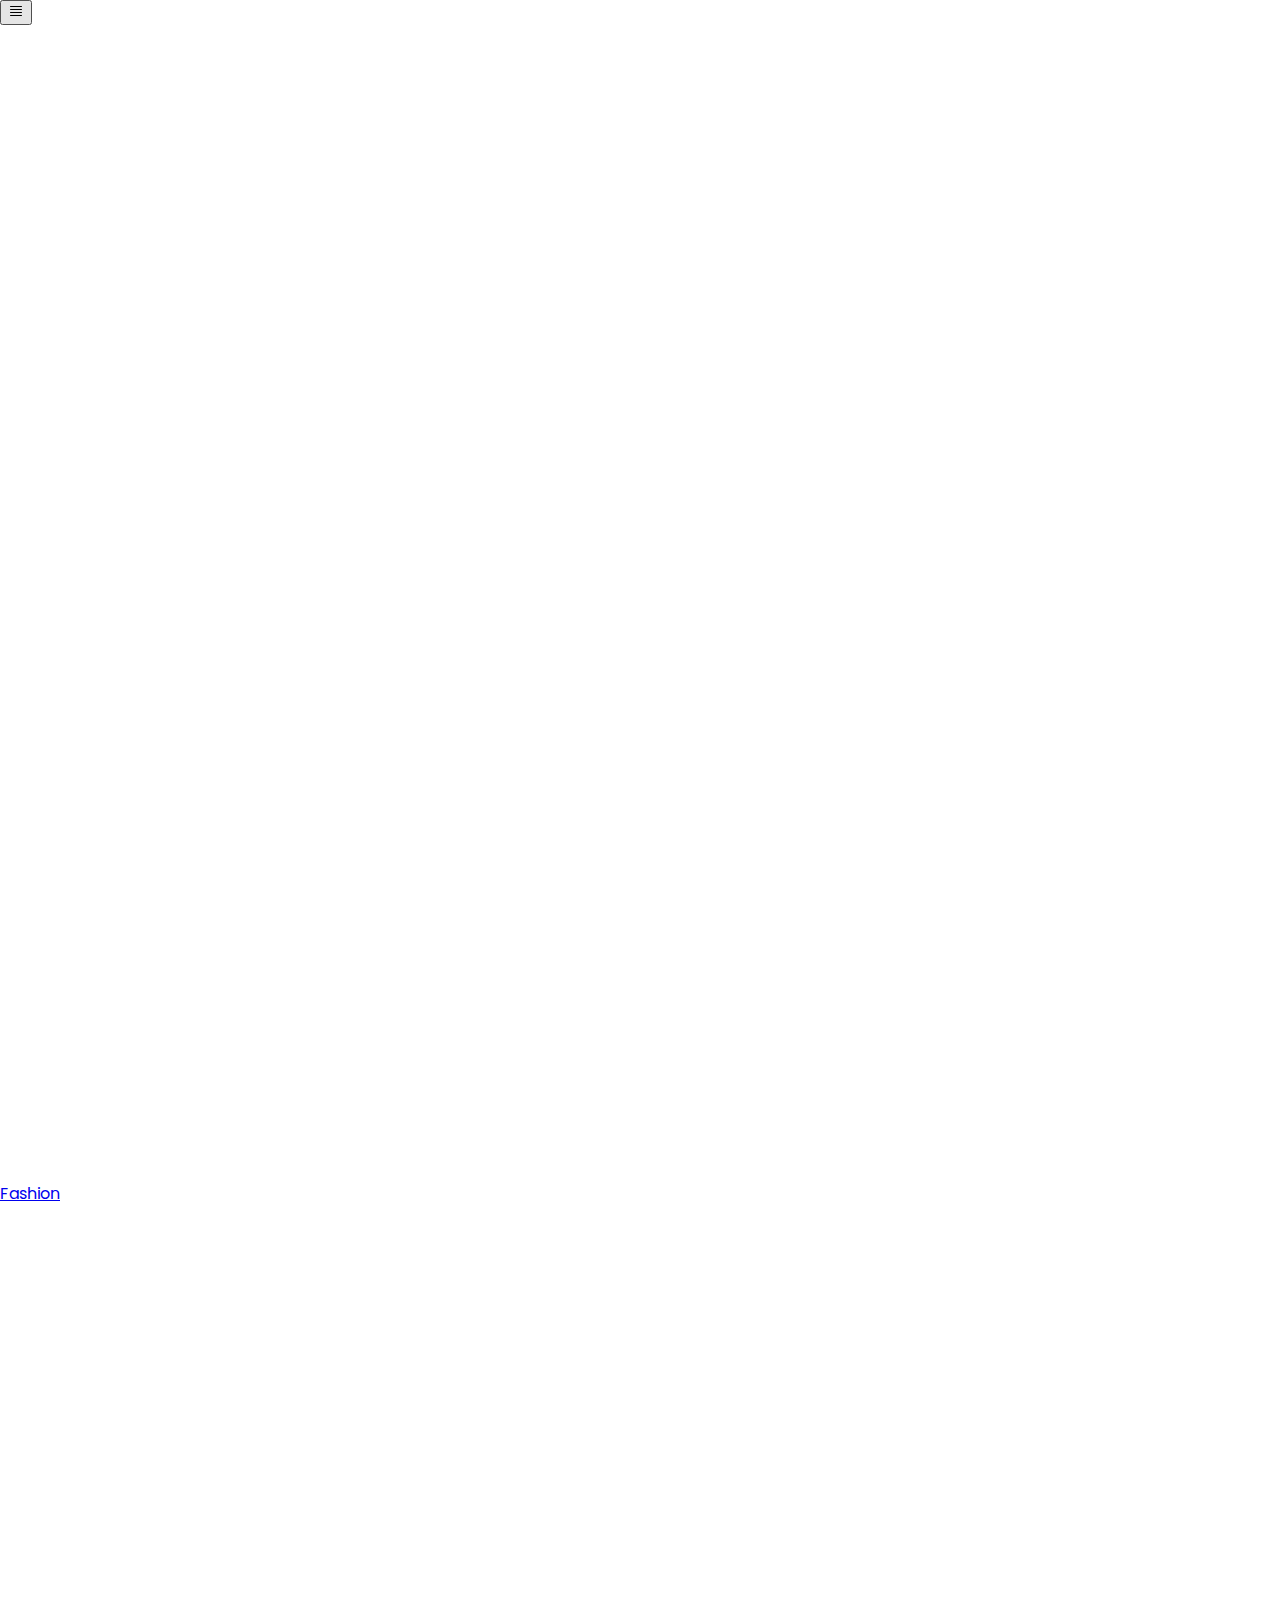
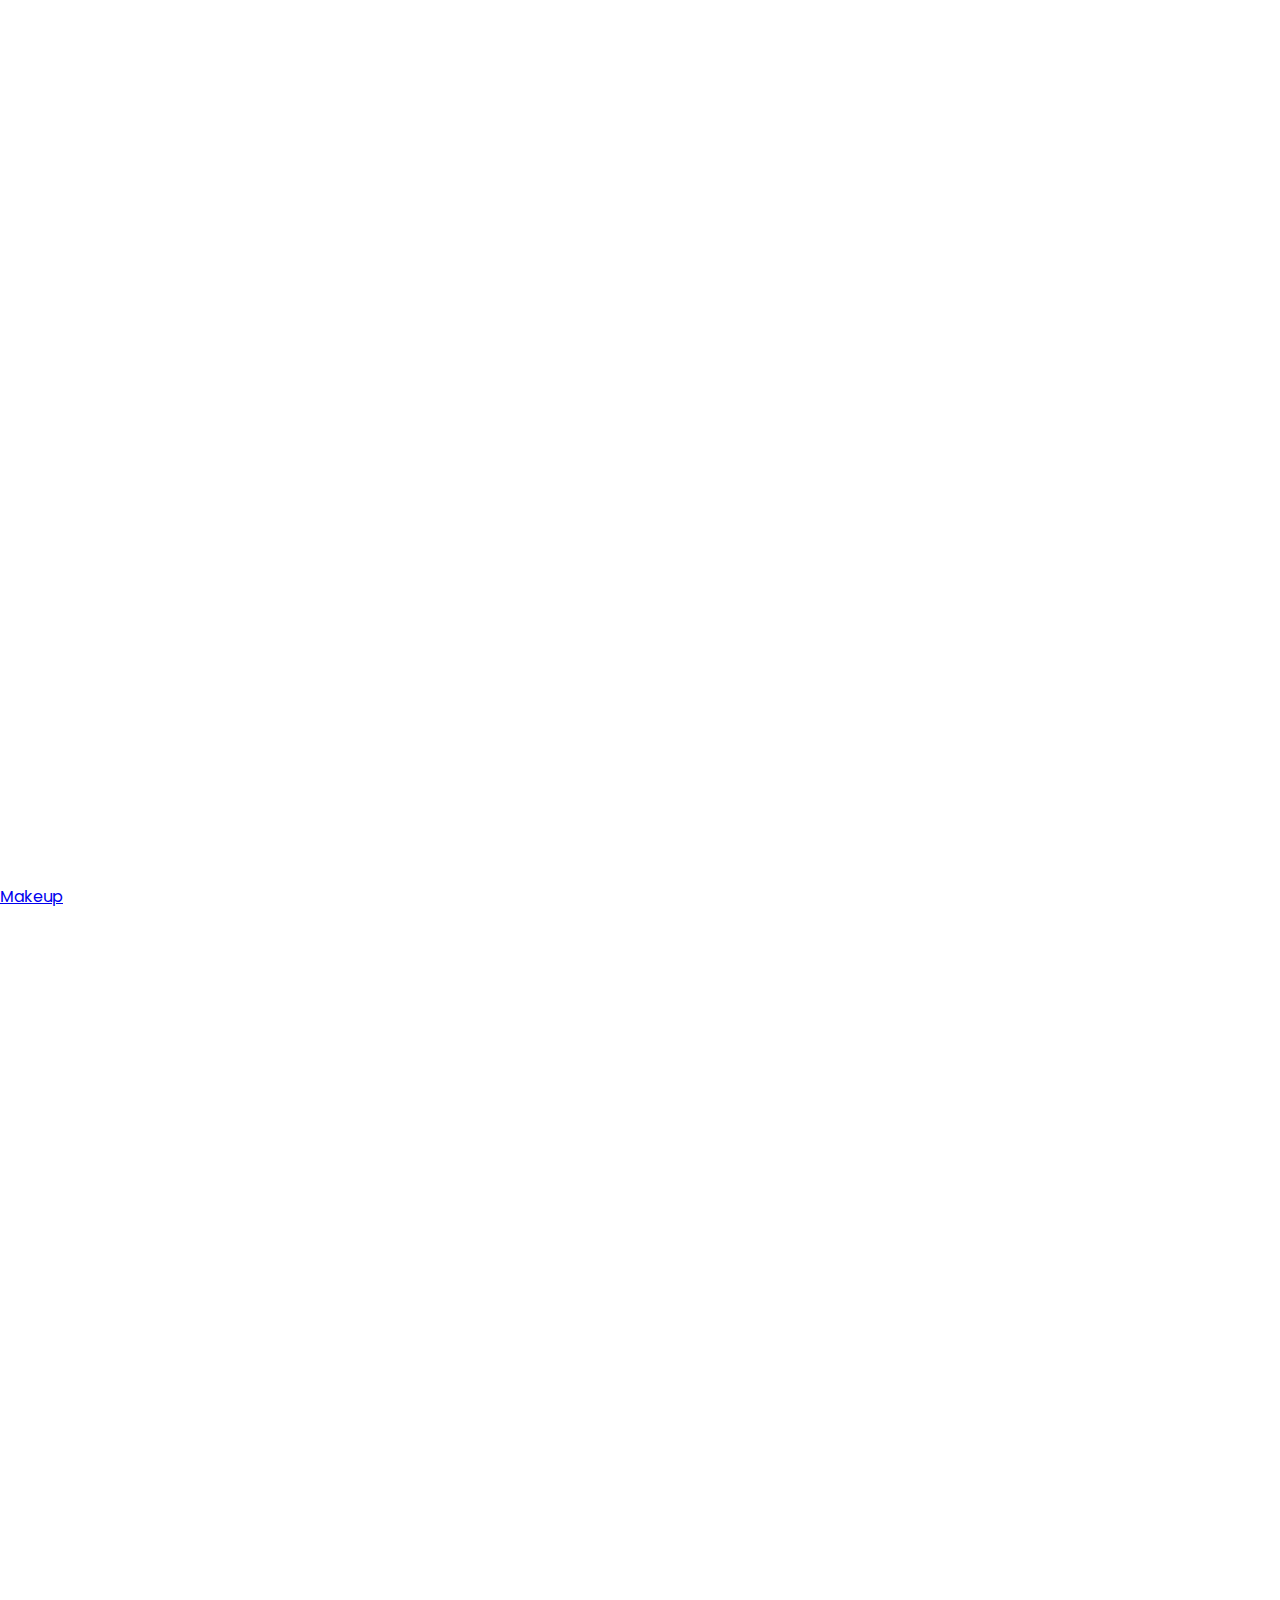
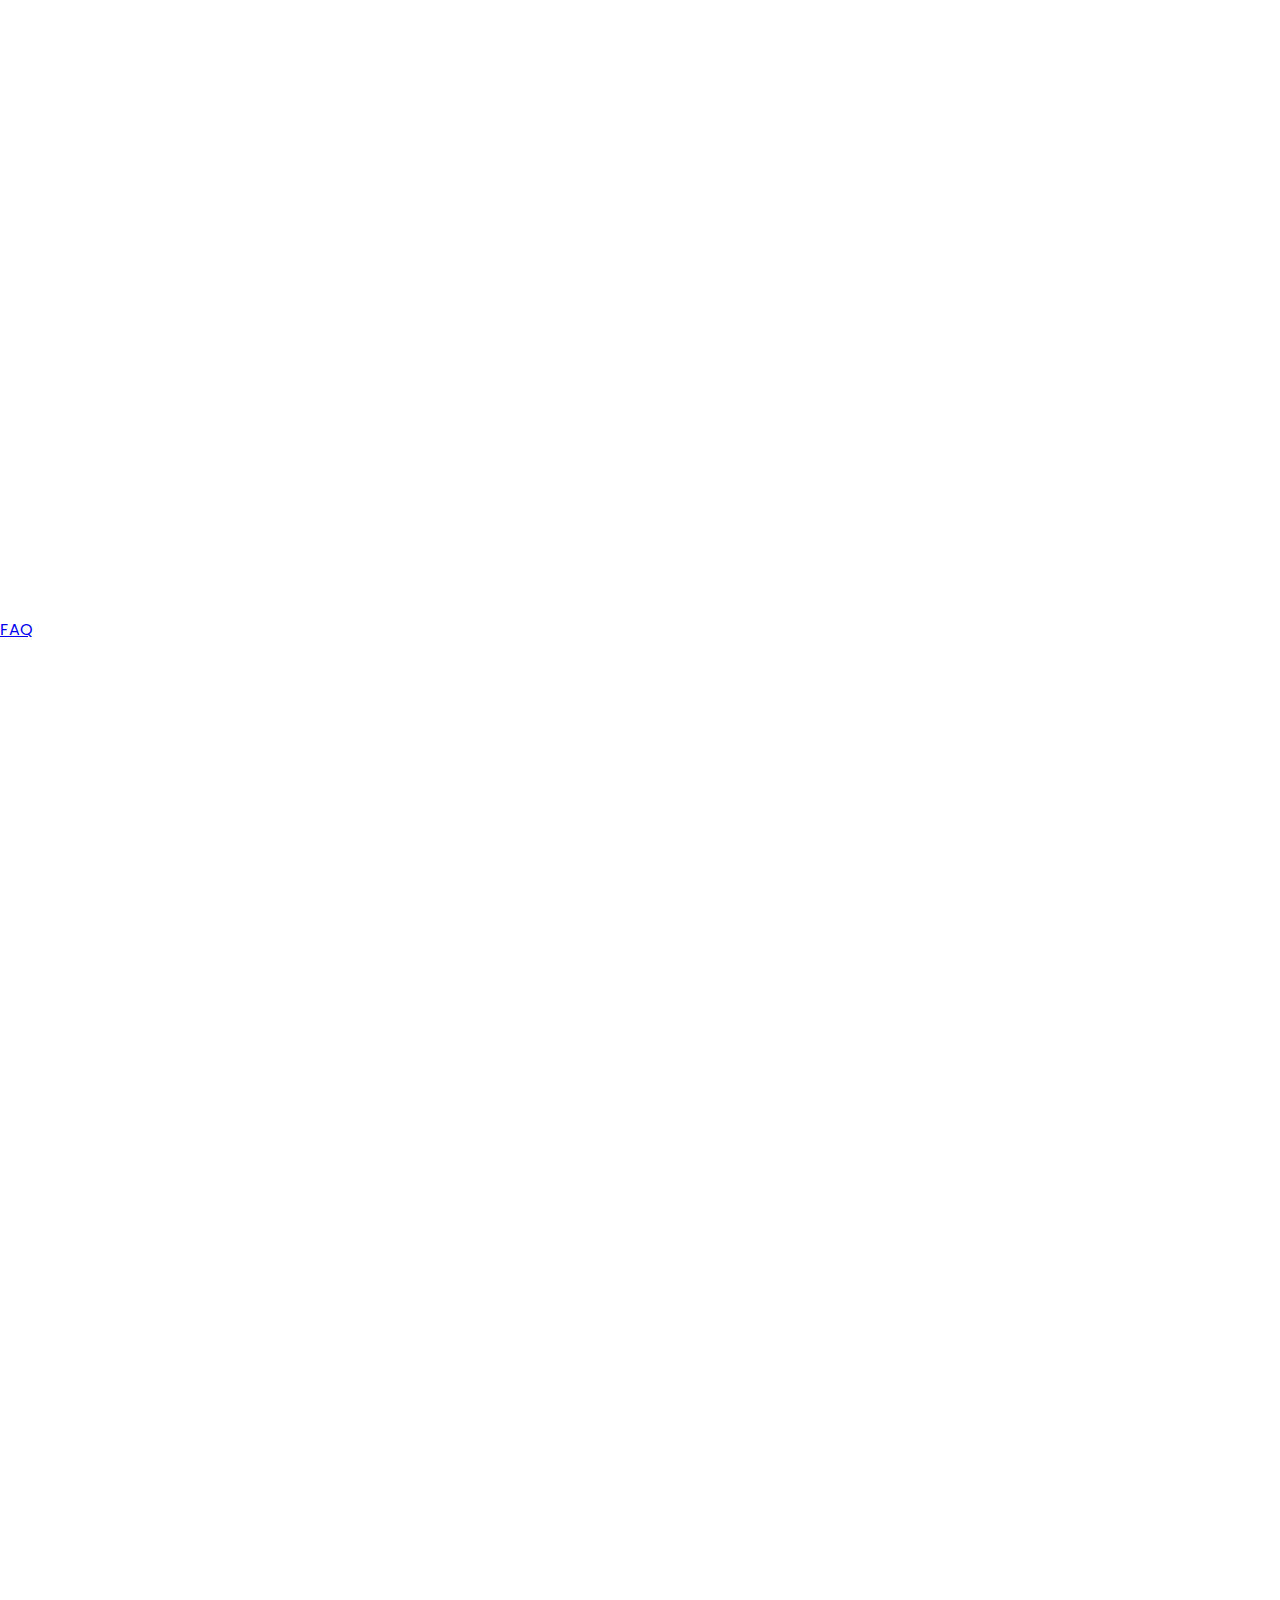
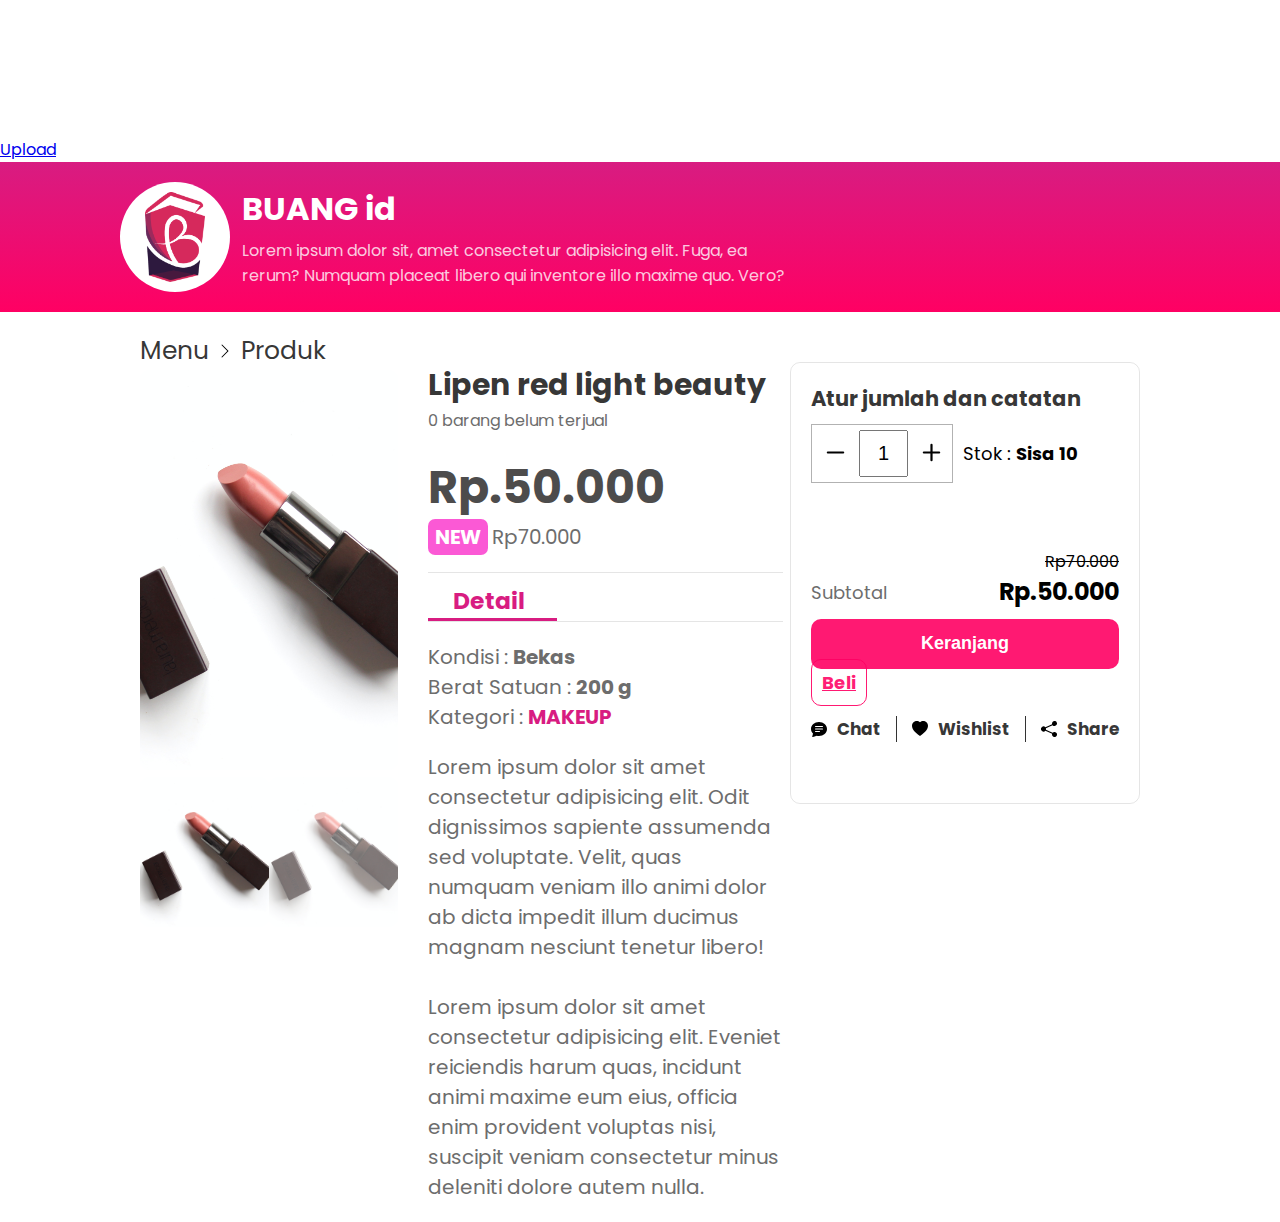
<file: produk/lipen.html>
<!DOCTYPE html>
<html lang="en">
<head>
    <meta charset="UTF-8">
    <meta http-equiv="X-UA-Compatible" content="IE=edge">
    <meta name="viewport" content="width=device-width, initial-scale=1.0">
    <link rel="stylesheet" href="https://cdn.jsdelivr.net/npm/bootstrap-icons@1.9.0/font/bootstrap-icons.css">
    <link rel="stylesheet" href="../style/produk.css">
    <title>Produk</title>
</head>
<body>

    <div class="container">
        <!-- Home  -->
        <a href="../index.html" class="back">
            <img src="../img/icon SVG/caret-left-fill.svg" alt="">
        </a>
        <button type="button" class="menyu" onclick="menyu()">
            <img src="../img/icon SVG/justify.svg" alt="">
          </button>
          <div id="dropdown" class="dropdown-content">
            <a href="../menu/fashion.html">
              <div class="menu-icon">
                <img src="../img/icon SVG/Fashion.svg" alt="">
                <p>Fashion</p>
              </div>
            </a>
            <a href="../menu/makeup.html">
              <div class="menu-icon">
                <img src="../img/icon SVG/Makeup.svg" alt="">
                <p>Makeup</p>
              </div>
            </a>
            <a href="../menu/faq.html">
              <div class="menu-icon">
                <img src="../img/icon SVG/FAQ.svg" alt="">
                <p>FAQ</p>
              </div>
            </a>
            <a href="https://api.whatsapp.com/send?phone=62895380101510&text=Halo%20CekApi" target="_blank"     >
              <div class="menu-icon end">
                <img src="../img/icon SVG/Upload-Produkmu.svg" alt="">
                <p>Upload</p>
              </div>
            </a>
          </div>

        <div class="home">
            <div class="hero">
                <div class="logo">
                    <div class="logoBg">
                      <img src="../img/logo/Buang_Id_new_with_BG-removebg-preview.png" alt="">
                    </div>
                </div>
                <div class="judul">
                    <h1>BUANG id</h1>
                    <p>Lorem ipsum dolor sit, amet consectetur adipisicing elit. Fuga, ea rerum? Numquam placeat libero qui inventore illo maxime quo. Vero?</p>
                </div>
            </div>
        </div>
        <!-- Home End -->
    
        <div class="produk">
            <div class="produk-wrapper">


    
                <div class="fotoProduk">
                    <div class="link">
                        <a href="../index.html">Menu</a>
                        <svg xmlns="http://www.w3.org/2000/svg" width="16" height="16" fill="currentColor" class="bi bi-chevron-right" viewBox="0 0 16 16">
                            <path fill-rule="evenodd" d="M4.646 1.646a.5.5 0 0 1 .708 0l6 6a.5.5 0 0 1 0 .708l-6 6a.5.5 0 0 1-.708-.708L10.293 8 4.646 2.354a.5.5 0 0 1 0-.708z"/>
                          </svg>
                        <a href="../menu/food.html">Produk</a>
                    </div>
                    <div class="slides">
                        <img src="../img/menu/makeup/makeup2.jpg" width="200px" alt="">
                    </div>
                    <div class="slides">
                        <img src="../img/menu/makeup/makeup2.jpg" width="200px" alt="">
                    </div>
                    <div class="row">
                        <div class="column ya">
                            <img src="../img/menu/makeup/makeup2.jpg" class="demo cursor" onclick="currentSlide(1)" alt="">
                        </div>
                        <div class="column no">
                            <img src="../img/menu/makeup/makeup2.jpg" class="demo cursor" onclick="currentSlide(2)" alt="">
                        </div>
                    </div>
                </div>
                <div class="detailProduk">  
                    <h4>Lipen red light beauty</h4>
                    <p>0 barang belum terjual</p>
                    <div class="price">
                        <h1>Rp.50.000</h1>
                        <div class="CB">
                            <span class="badge">NEW</span>
                            <span>Rp70.000</span>
                          </div>
                    </div>
                    <div class="detail">
                        <div class="active">
                            <h3>Detail</h3>
                        </div>
                        <div class="kategori">
                            <p>Kondisi : <strong>Bekas</strong></p>
                            <p>Berat Satuan : <strong>200 g</strong></p>
                            <p>Kategori : <a href="../menu/makeup.html">MAKEUP</a></p>
                        </div>
                        <div class="deskripsi">
                            <p>Lorem ipsum dolor sit amet consectetur adipisicing elit. Odit dignissimos sapiente assumenda sed voluptate. Velit, quas numquam veniam illo animi dolor ab dicta impedit illum ducimus magnam nesciunt tenetur libero!</p>
                            <br>
                            <p>Lorem ipsum dolor sit amet consectetur adipisicing elit. Eveniet reiciendis harum quas, incidunt animi maxime eum eius, officia enim provident voluptas nisi, suscipit veniam consectetur minus deleniti dolore autem nulla.</p>
                        </div>
                    </div>
                </div>
                <div class="checkout">
                    <h5>Atur jumlah dan catatan</h5>
                    <div class="pilihJumlah">
                        <div class="pilih">
                            <button class="kurang" onclick="kurang()"><img src="../img/icon SVG/dash.svg" width="35px" alt=""></button>
                            <input class="number" type="text" value="1">
                            <button class="tambah" onclick="tambah()"><img src="../img/icon SVG/plus.svg" width="35px" alt=""></button>
                        </div>
                        <div class="sisa">Stok : <strong>Sisa 10</strong></div>
                    </div>
                    <div class="total">
                        <div class="totalHarga">
                            <p>Subtotal</p>
                            <div class="price">
                                <div class="new">
                                    <span>Rp70.000</span>
                                </div>
                                <h2>Rp.50.000</h2>
                            </div>
                        </div>
                    </div>
                    <button class="keranjang">Keranjang</button>
                    <a href="https://api.whatsapp.com/send?phone=62895380101510&text=Halo%20CekApi" target="_blank" class="beli">Beli</a>
                    <div class="media">
                        <a href="" class="chat"><img src="../img/icon SVG/chat-text-fill.svg" alt=""> Chat</a>
                        <a href="" class="wishlist"><img src="../img/icon SVG/heart-fill.svg" alt=""> Wishlist</a>
                        <a href="" class="share"><img src="../img/icon SVG/share-fill.svg" alt=""> Share</a>
                    </div>
                </div>
    
            </div>
    
    
        </div>
    </div>

    <!-- <script src="../script/script.js"></script> -->
    <script>

        const no = document.querySelector('.number')
        
        function tambah(){
            if(no.value >= 10){
                no.value = 10;
                alert('Max 10')
            } else{
                no.value++;
            }
        }
        function kurang(){
            if(no.value == 1){
                no.value = 1;
                alert('Min 1')
            } else{
                no.value--;
            }
        }

        let slideIndex = 1;
        showSlides(slideIndex);

        function plusSlides(n) {
            showSlides(slideIndex += n);
        }

        function currentSlide(n) {
            showSlides(slideIndex = n);
        }
        function showSlides(n) {
            let i;
            let slides = document.getElementsByClassName("slides");
            let dots = document.getElementsByClassName("demo");
            let captionText = document.getElementById("caption");
            if (n > slides.length) {slideIndex = 1}
            if (n < 1) {slideIndex = slides.length}
            for (i = 0; i < slides.length; i++) {
                slides[i].style.display = "none";
            }
            for (i = 0; i < dots.length; i++) {
                dots[i].className = dots[i].className.replace(" active", "");
            }
            slides[slideIndex-1].style.display = "block";
            dots[slideIndex-1].className += " active";
            captionText.innerHTML = dots[slideIndex-1].alt;
        }

        // Dropdown
        function menyu(){
        document.getElementById("dropdown").classList.toggle('show');
        }
        window.onclick = function(event){
            if(!event.target.matches('.menu')){
            let dropdowns = document.getElementsByClassName("dropdown-content");
            }
            let i;
            for(i = 0; i < dropdowns.length; i++){
            let openDropdown = dropdowns[i];
            if(openDropdown.classList.contains('show')){
                openDropdown.classList.remove('show');
            }
            }
        }

    </script>
    
</body>
</html>
</file>
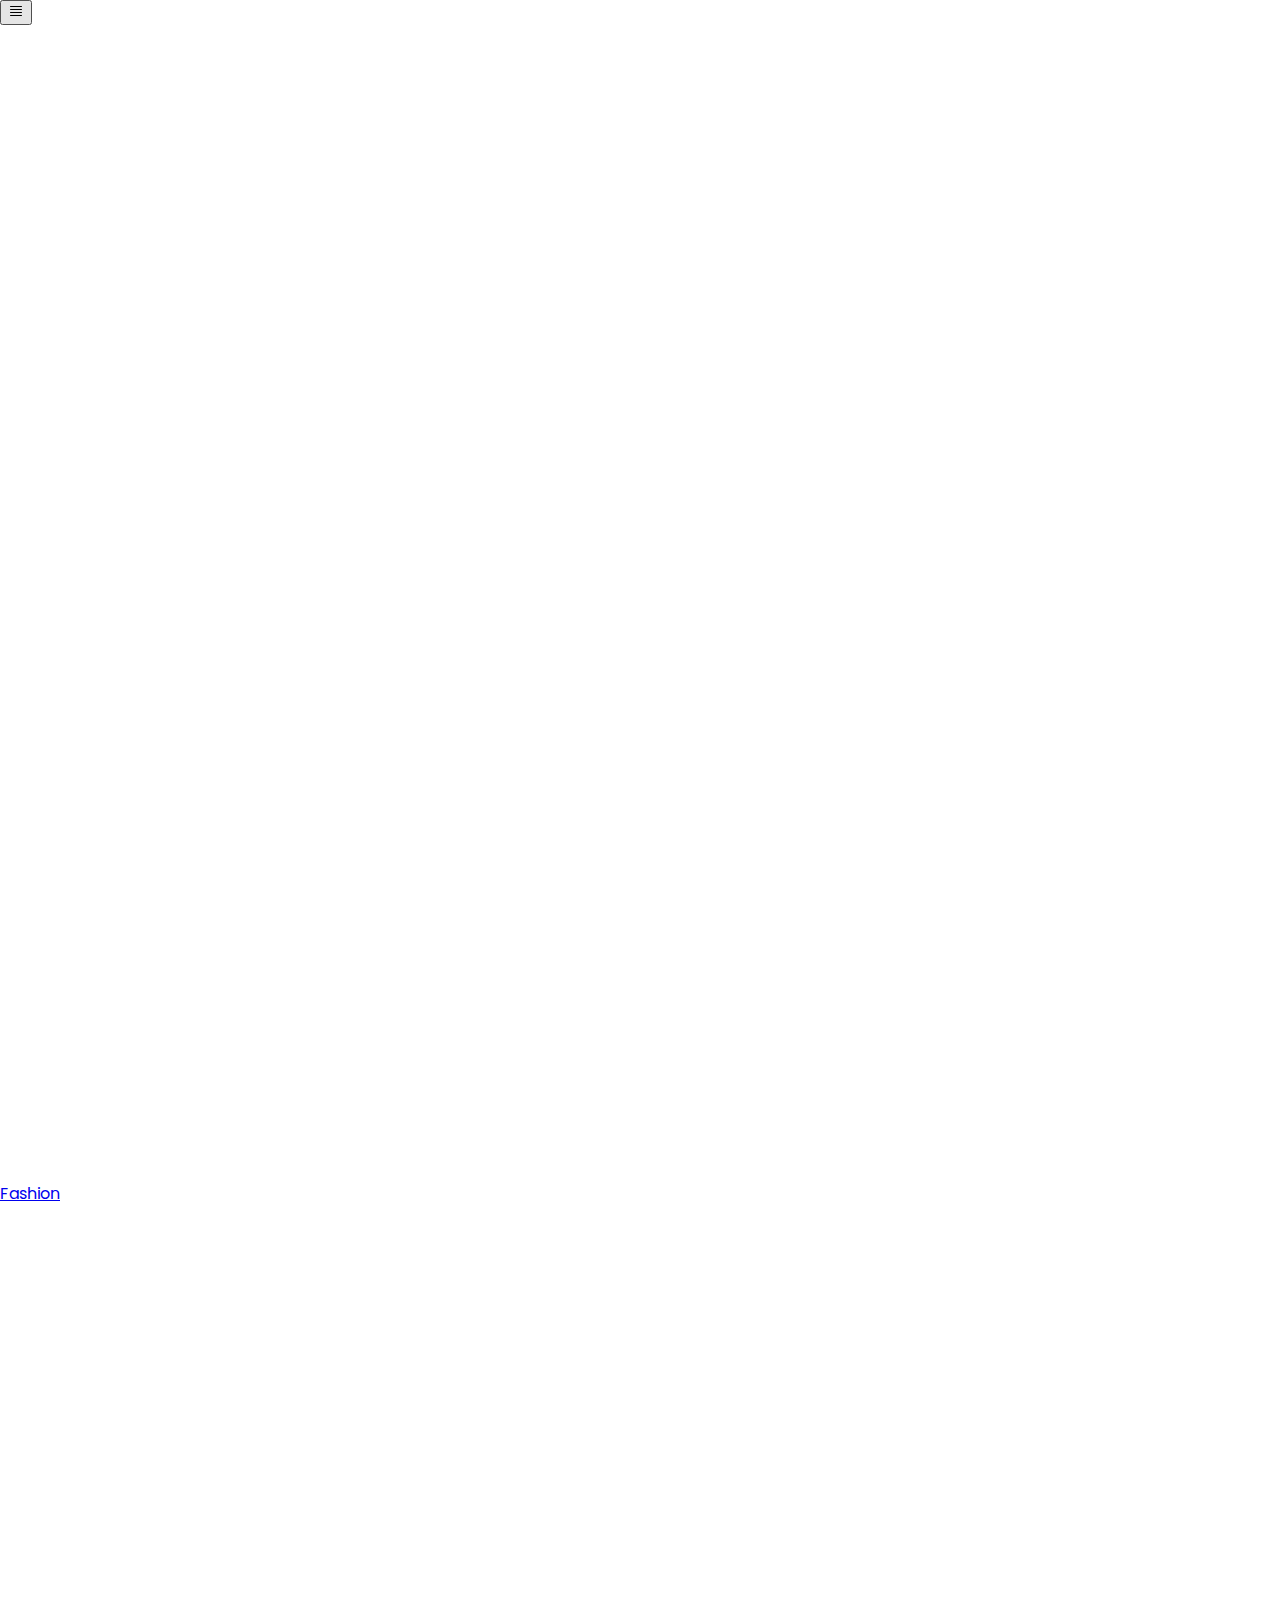
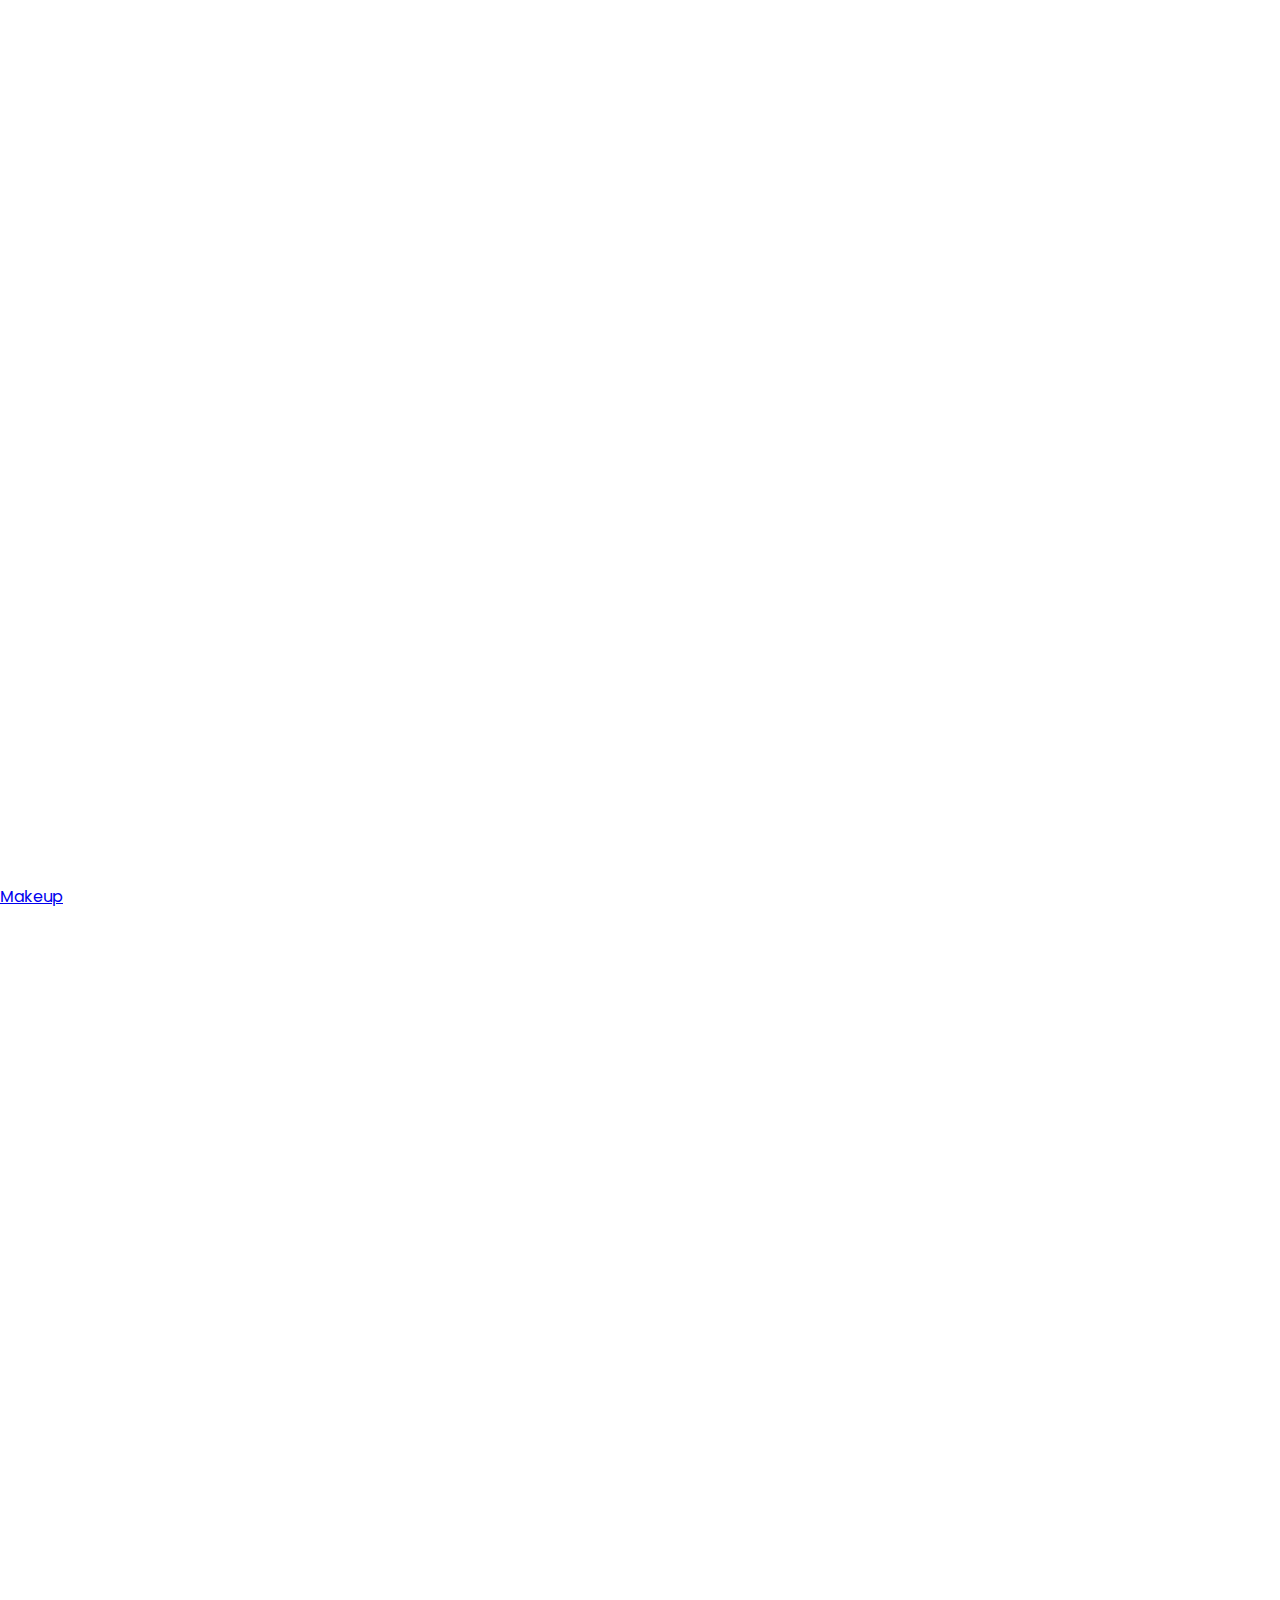
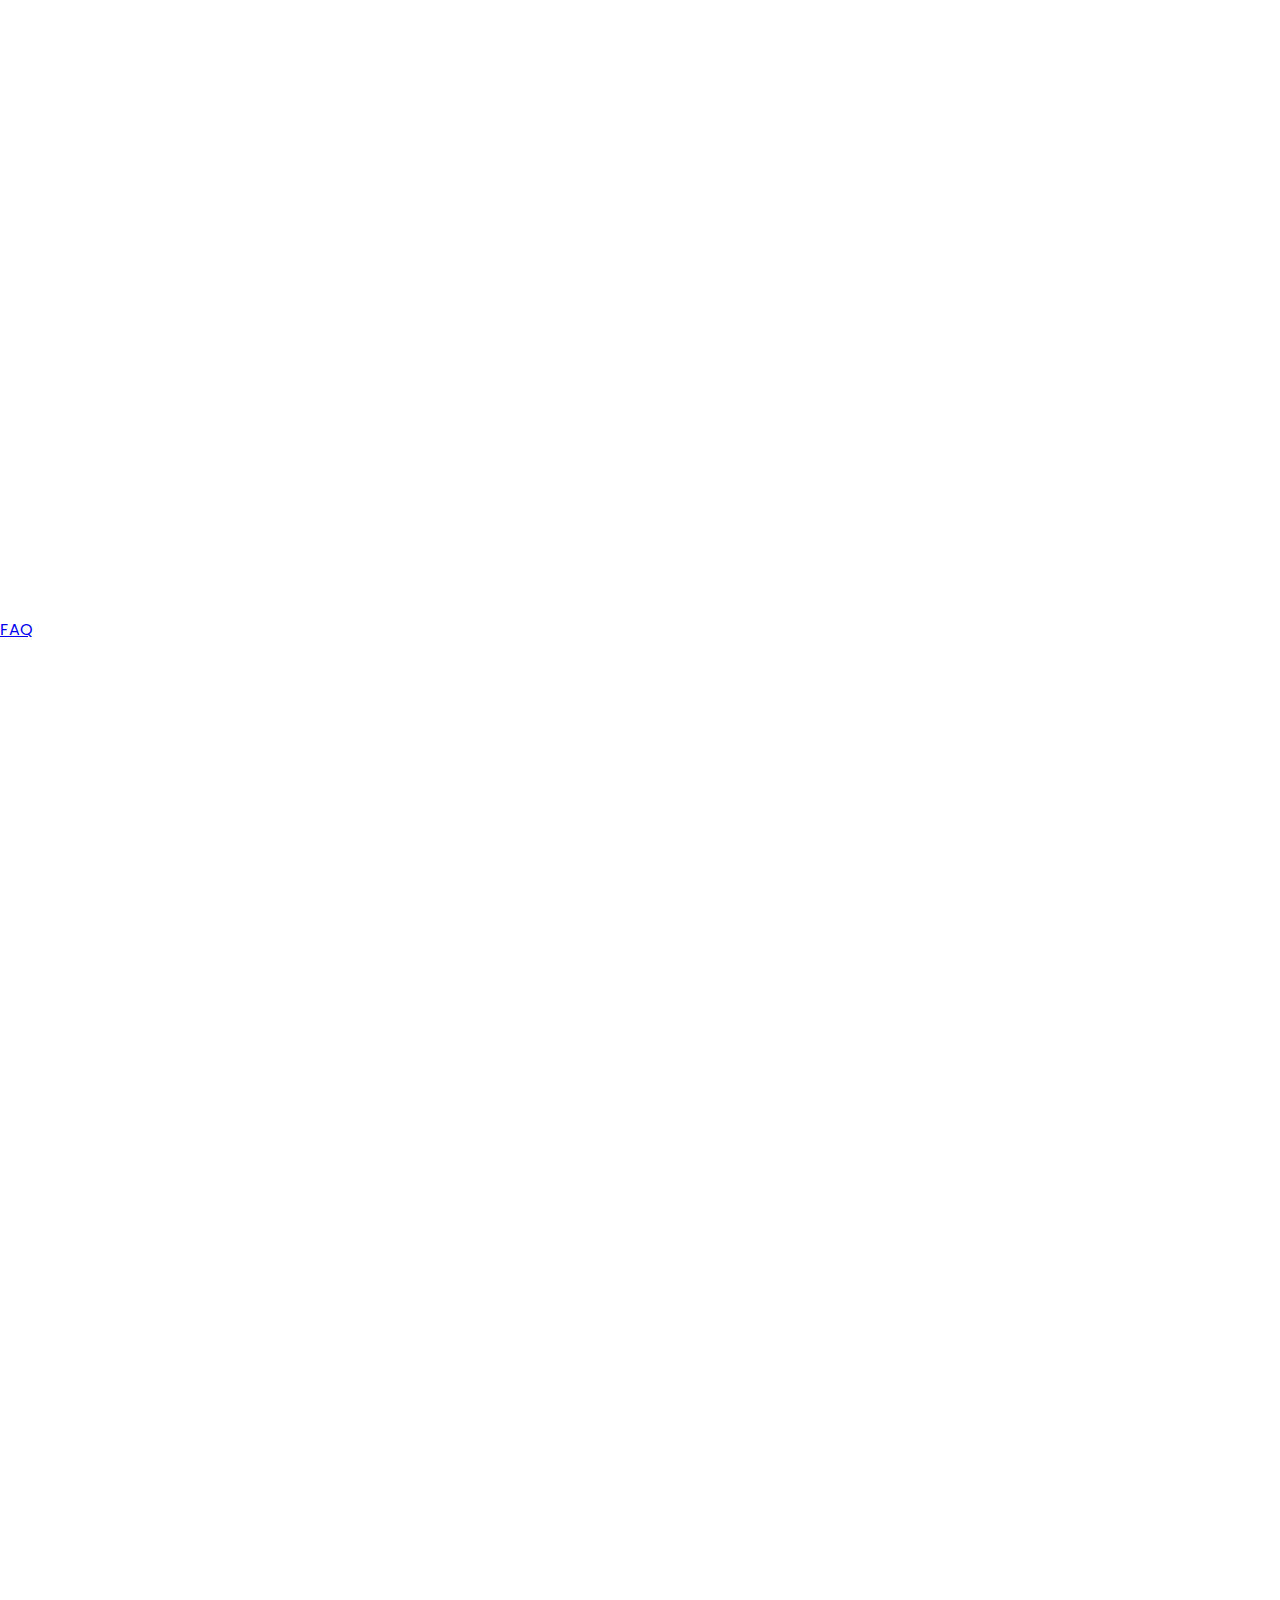
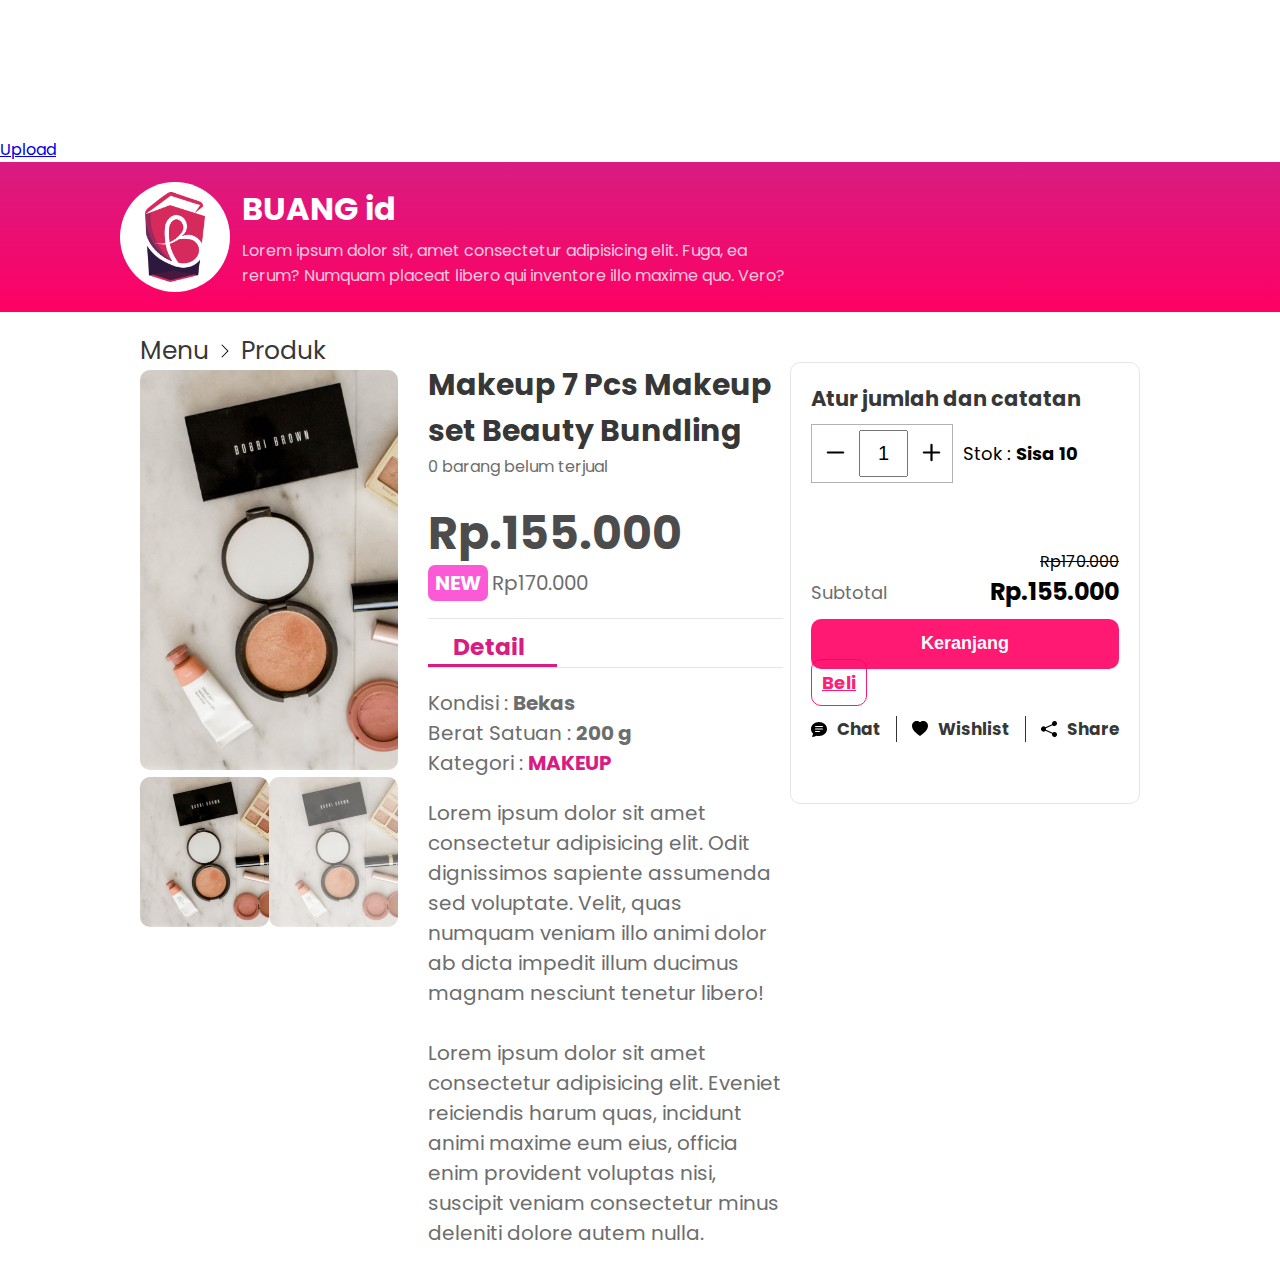
<file: produk/makeup7.html>
<!DOCTYPE html>
<html lang="en">
<head>
    <meta charset="UTF-8">
    <meta http-equiv="X-UA-Compatible" content="IE=edge">
    <meta name="viewport" content="width=device-width, initial-scale=1.0">
    <link rel="stylesheet" href="https://cdn.jsdelivr.net/npm/bootstrap-icons@1.9.0/font/bootstrap-icons.css">
    <link rel="stylesheet" href="../style/produk.css">
    <title>Produk</title>
</head>
<body>

    <div class="container">
        <!-- Home  -->
        <a href="../index.html" class="back">
            <img src="../img/icon SVG/caret-left-fill.svg" alt="">
        </a>
        <button type="button" class="menyu" onclick="menyu()">
            <img src="../img/icon SVG/justify.svg" alt="">
          </button>
          <div id="dropdown" class="dropdown-content">
            <a href="../menu/fashion.html">
              <div class="menu-icon">
                <img src="../img/icon SVG/Fashion.svg" alt="">
                <p>Fashion</p>
              </div>
            </a>
            <a href="../menu/makeup.html">
              <div class="menu-icon">
                <img src="../img/icon SVG/Makeup.svg" alt="">
                <p>Makeup</p>
              </div>
            </a>
            <a href="../menu/faq.html">
              <div class="menu-icon">
                <img src="../img/icon SVG/FAQ.svg" alt="">
                <p>FAQ</p>
              </div>
            </a>
            <a href="https://api.whatsapp.com/send?phone=62895380101510&text=Halo%20CekApi" target="_blank"     >
              <div class="menu-icon end">
                <img src="../img/icon SVG/Upload-Produkmu.svg" alt="">
                <p>Upload</p>
              </div>
            </a>
          </div>

        <div class="home">
            <div class="hero">
                <div class="logo">
                    <div class="logoBg">
                      <img src="../img/logo/Buang_Id_new_with_BG-removebg-preview.png" alt="">
                    </div>
                </div>
                <div class="judul">
                    <h1>BUANG id</h1>
                    <p>Lorem ipsum dolor sit, amet consectetur adipisicing elit. Fuga, ea rerum? Numquam placeat libero qui inventore illo maxime quo. Vero?</p>
                </div>
            </div>
        </div>
        <!-- Home End -->
    
        <div class="produk">
            <div class="produk-wrapper">


    
                <div class="fotoProduk">
                    <div class="link">
                        <a href="../index.html">Menu</a>
                        <svg xmlns="http://www.w3.org/2000/svg" width="16" height="16" fill="currentColor" class="bi bi-chevron-right" viewBox="0 0 16 16">
                            <path fill-rule="evenodd" d="M4.646 1.646a.5.5 0 0 1 .708 0l6 6a.5.5 0 0 1 0 .708l-6 6a.5.5 0 0 1-.708-.708L10.293 8 4.646 2.354a.5.5 0 0 1 0-.708z"/>
                          </svg>
                        <a href="../menu/food.html">Produk</a>
                    </div>
                    <div class="slides">
                        <img src="../img/menu/makeup/makeup1.jpg" width="200px" alt="">
                    </div>
                    <div class="slides">
                        <img src="../img/menu/makeup/makeup1.jpg" width="200px" alt="">
                    </div>
                    <div class="row">
                        <div class="column ya">
                            <img src="../img/menu/makeup/makeup1.jpg" class="demo cursor" onclick="currentSlide(1)" alt="">
                        </div>
                        <div class="column no">
                            <img src="../img/menu/makeup/makeup1.jpg" class="demo cursor" onclick="currentSlide(2)" alt="">
                        </div>
                    </div>
                </div>
                <div class="detailProduk">  
                    <h4>Makeup 7 Pcs Makeup set Beauty Bundling</h4>
                    <p>0 barang belum terjual</p>
                    <div class="price">
                        <h1>Rp.155.000</h1>
                        <div class="CB">
                            <span class="badge">NEW</span>
                            <span>Rp170.000</span>
                          </div>
                    </div>
                    <div class="detail">
                        <div class="active">
                            <h3>Detail</h3>
                        </div>
                        <div class="kategori">
                            <p>Kondisi : <strong>Bekas</strong></p>
                            <p>Berat Satuan : <strong>200 g</strong></p>
                            <p>Kategori : <a href="../menu/makeup.html">MAKEUP</a></p>
                        </div>
                        <div class="deskripsi">
                            <p>Lorem ipsum dolor sit amet consectetur adipisicing elit. Odit dignissimos sapiente assumenda sed voluptate. Velit, quas numquam veniam illo animi dolor ab dicta impedit illum ducimus magnam nesciunt tenetur libero!</p>
                            <br>
                            <p>Lorem ipsum dolor sit amet consectetur adipisicing elit. Eveniet reiciendis harum quas, incidunt animi maxime eum eius, officia enim provident voluptas nisi, suscipit veniam consectetur minus deleniti dolore autem nulla.</p>
                        </div>
                    </div>
                </div>
                <div class="checkout">
                    <h5>Atur jumlah dan catatan</h5>
                    <div class="pilihJumlah">
                        <div class="pilih">
                            <button class="kurang" onclick="kurang()"><img src="../img/icon SVG/dash.svg" width="35px" alt=""></button>
                            <input class="number" type="text" value="1">
                            <button class="tambah" onclick="tambah()"><img src="../img/icon SVG/plus.svg" width="35px" alt=""></button>
                        </div>
                        <div class="sisa">Stok : <strong>Sisa 10</strong></div>
                    </div>
                    <div class="total">
                        <div class="totalHarga">
                            <p>Subtotal</p>
                            <div class="price">
                                <div class="new">
                                    <span>Rp170.000</span>
                                </div>
                                <h2>Rp.155.000</h2>
                            </div>
                        </div>
                    </div>
                    <button class="keranjang">Keranjang</button>
                    <a href="https://api.whatsapp.com/send?phone=62895380101510&text=Halo%20CekApi" target="_blank" class="beli">Beli</a>
                    <div class="media">
                        <a href="" class="chat"><img src="../img/icon SVG/chat-text-fill.svg" alt=""> Chat</a>
                        <a href="" class="wishlist"><img src="../img/icon SVG/heart-fill.svg" alt=""> Wishlist</a>
                        <a href="" class="share"><img src="../img/icon SVG/share-fill.svg" alt=""> Share</a>
                    </div>
                </div>
    
            </div>
    
    
        </div>
    </div>

    <!-- <script src="../script/script.js"></script> -->
    <script>

        const no = document.querySelector('.number')
        
        function tambah(){
            if(no.value >= 10){
                no.value = 10;
                alert('Max 10')
            } else{
                no.value++;
            }
        }
        function kurang(){
            if(no.value == 1){
                no.value = 1;
                alert('Min 1')
            } else{
                no.value--;
            }
        }

        let slideIndex = 1;
        showSlides(slideIndex);

        function plusSlides(n) {
            showSlides(slideIndex += n);
        }

        function currentSlide(n) {
            showSlides(slideIndex = n);
        }
        function showSlides(n) {
            let i;
            let slides = document.getElementsByClassName("slides");
            let dots = document.getElementsByClassName("demo");
            let captionText = document.getElementById("caption");
            if (n > slides.length) {slideIndex = 1}
            if (n < 1) {slideIndex = slides.length}
            for (i = 0; i < slides.length; i++) {
                slides[i].style.display = "none";
            }
            for (i = 0; i < dots.length; i++) {
                dots[i].className = dots[i].className.replace(" active", "");
            }
            slides[slideIndex-1].style.display = "block";
            dots[slideIndex-1].className += " active";
            captionText.innerHTML = dots[slideIndex-1].alt;
        }

        // Dropdown
        function menyu(){
        document.getElementById("dropdown").classList.toggle('show');
        }
        window.onclick = function(event){
            if(!event.target.matches('.menu')){
            let dropdowns = document.getElementsByClassName("dropdown-content");
            }
            let i;
            for(i = 0; i < dropdowns.length; i++){
            let openDropdown = dropdowns[i];
            if(openDropdown.classList.contains('show')){
                openDropdown.classList.remove('show');
            }
            }
        }

    </script>
    
</body>
</html>
</file>
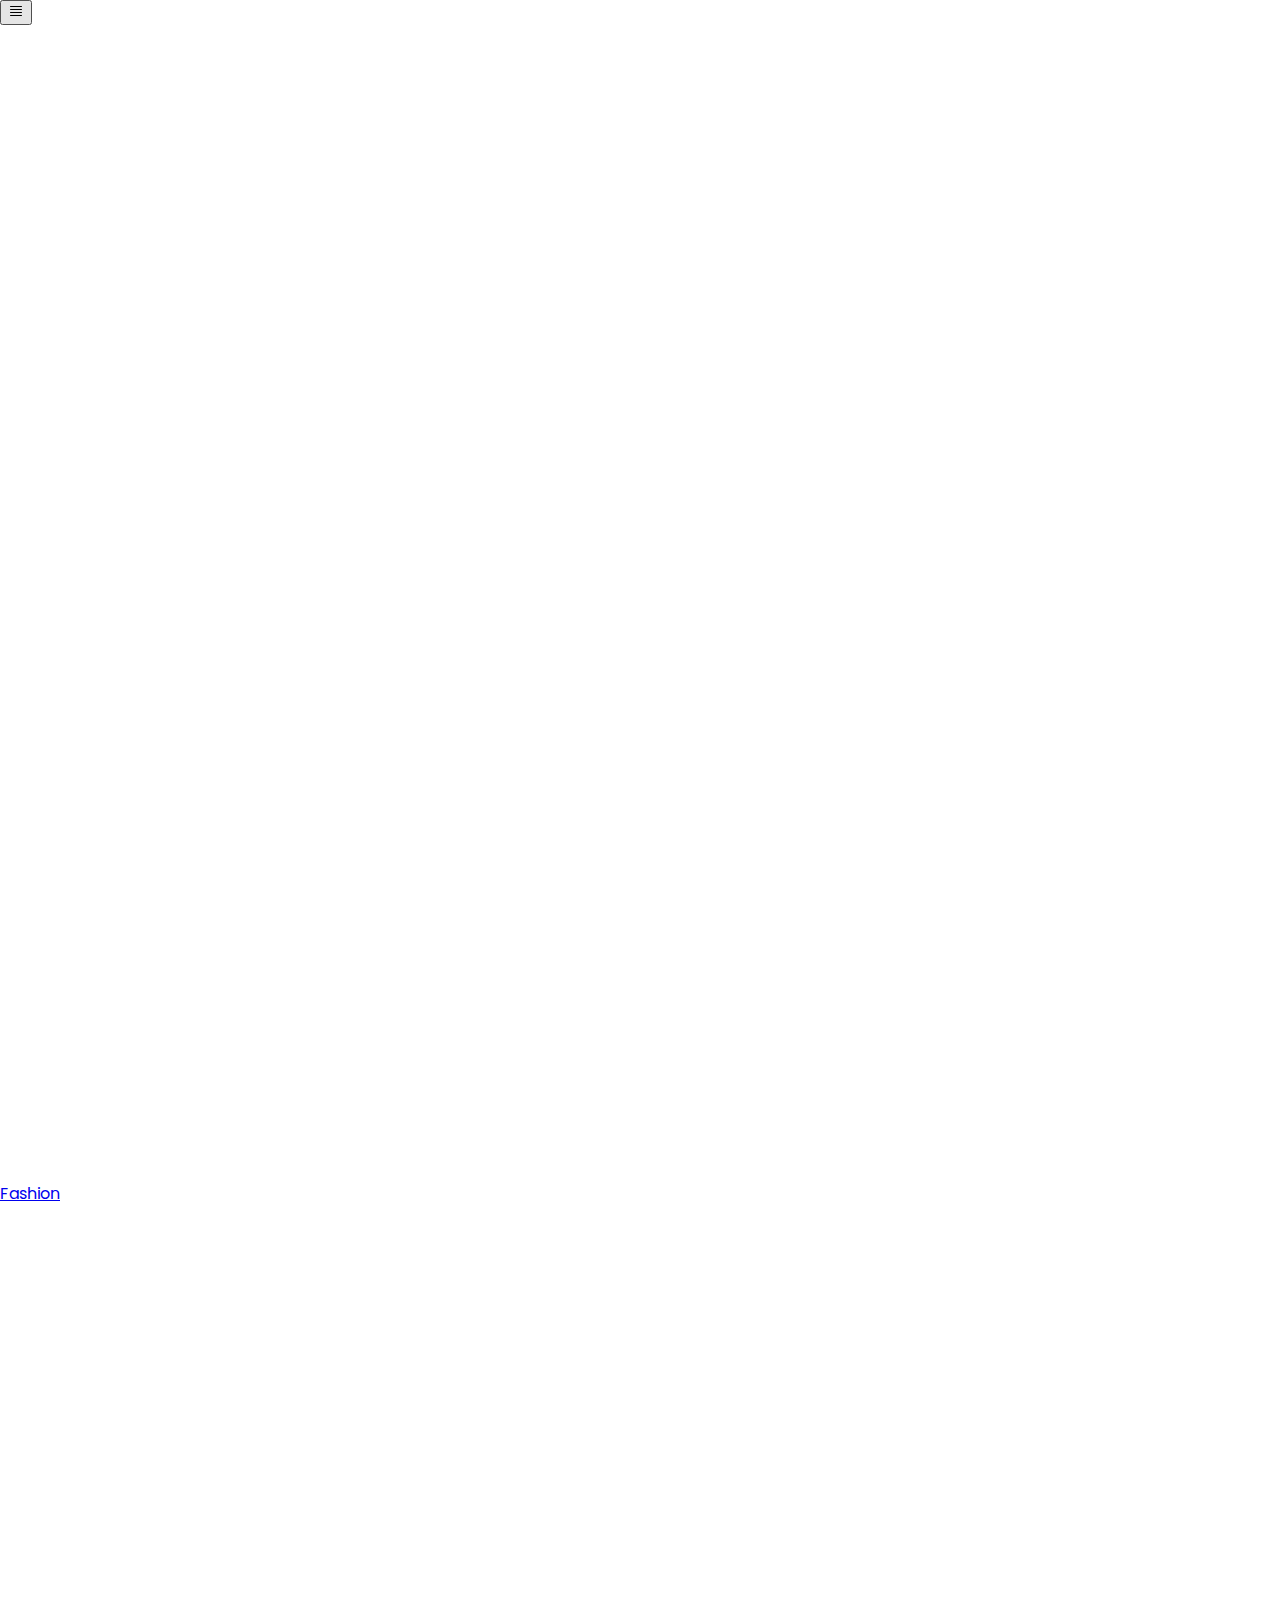
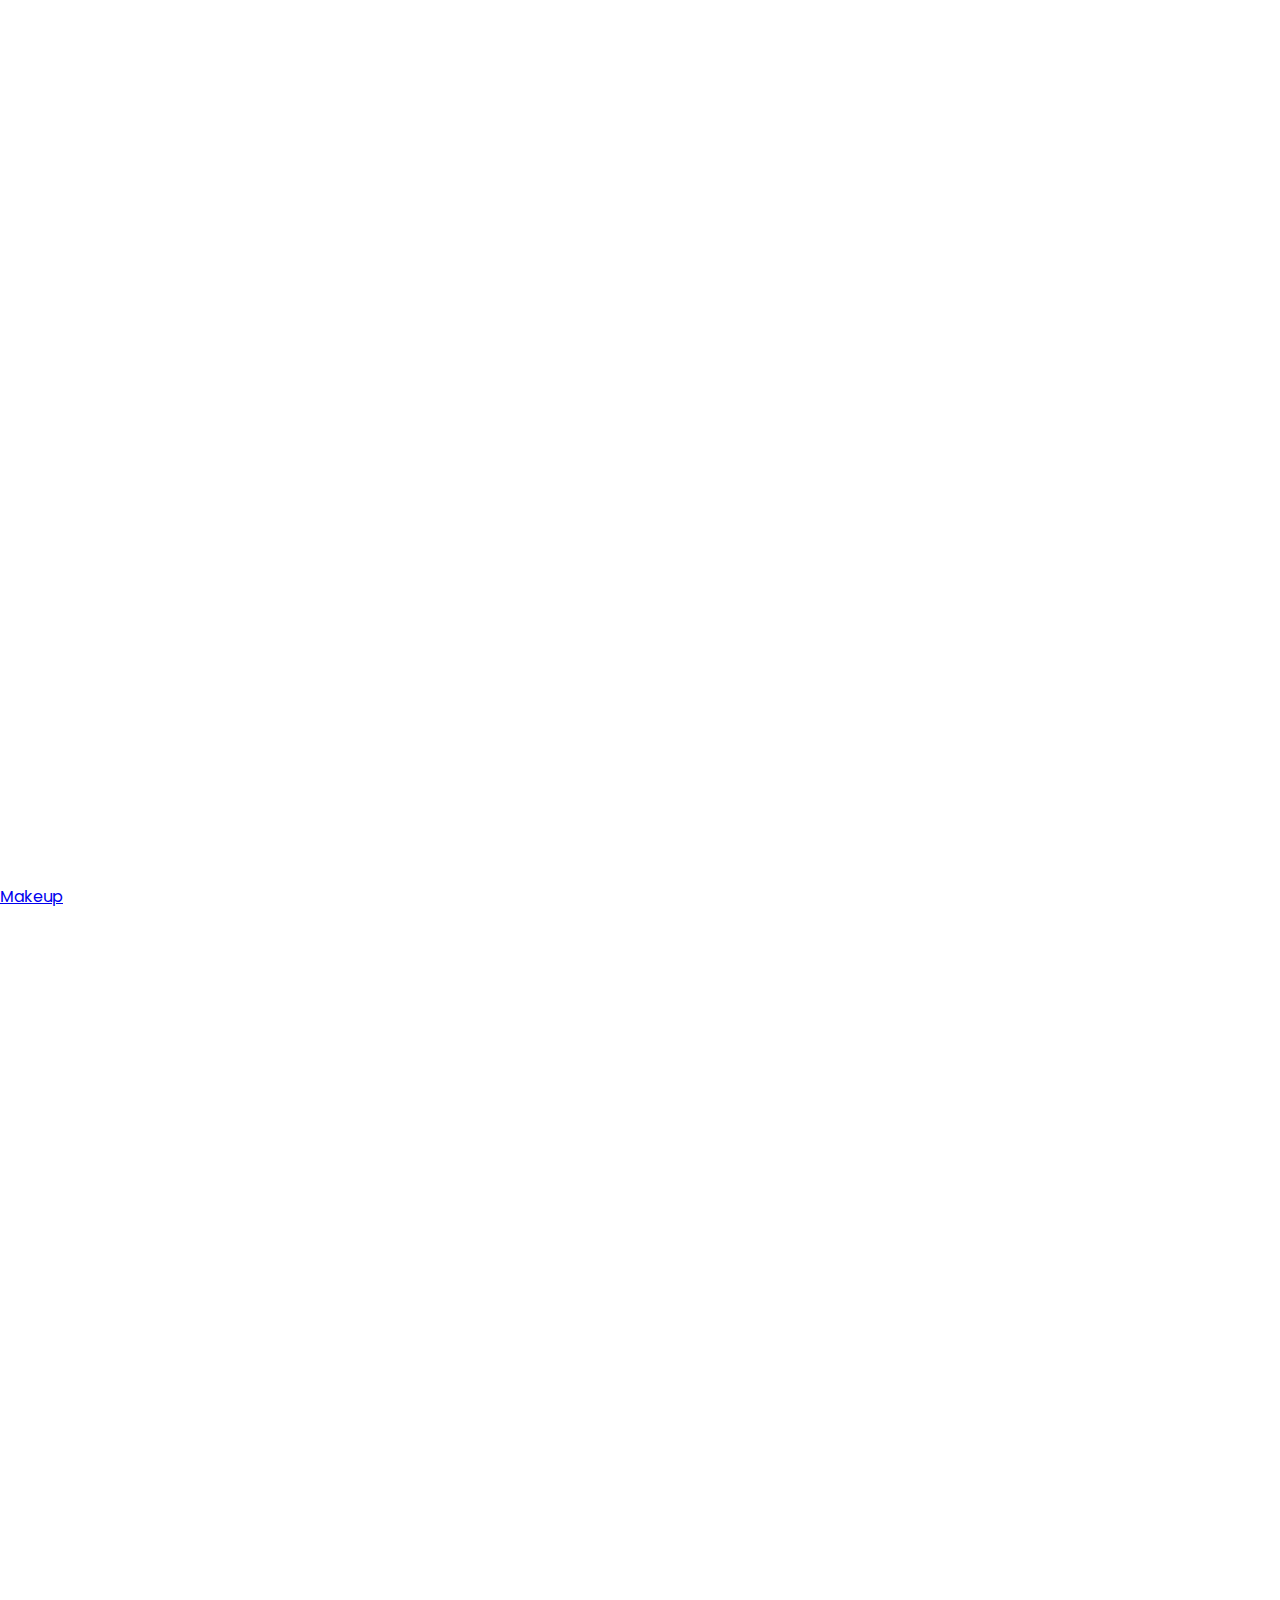
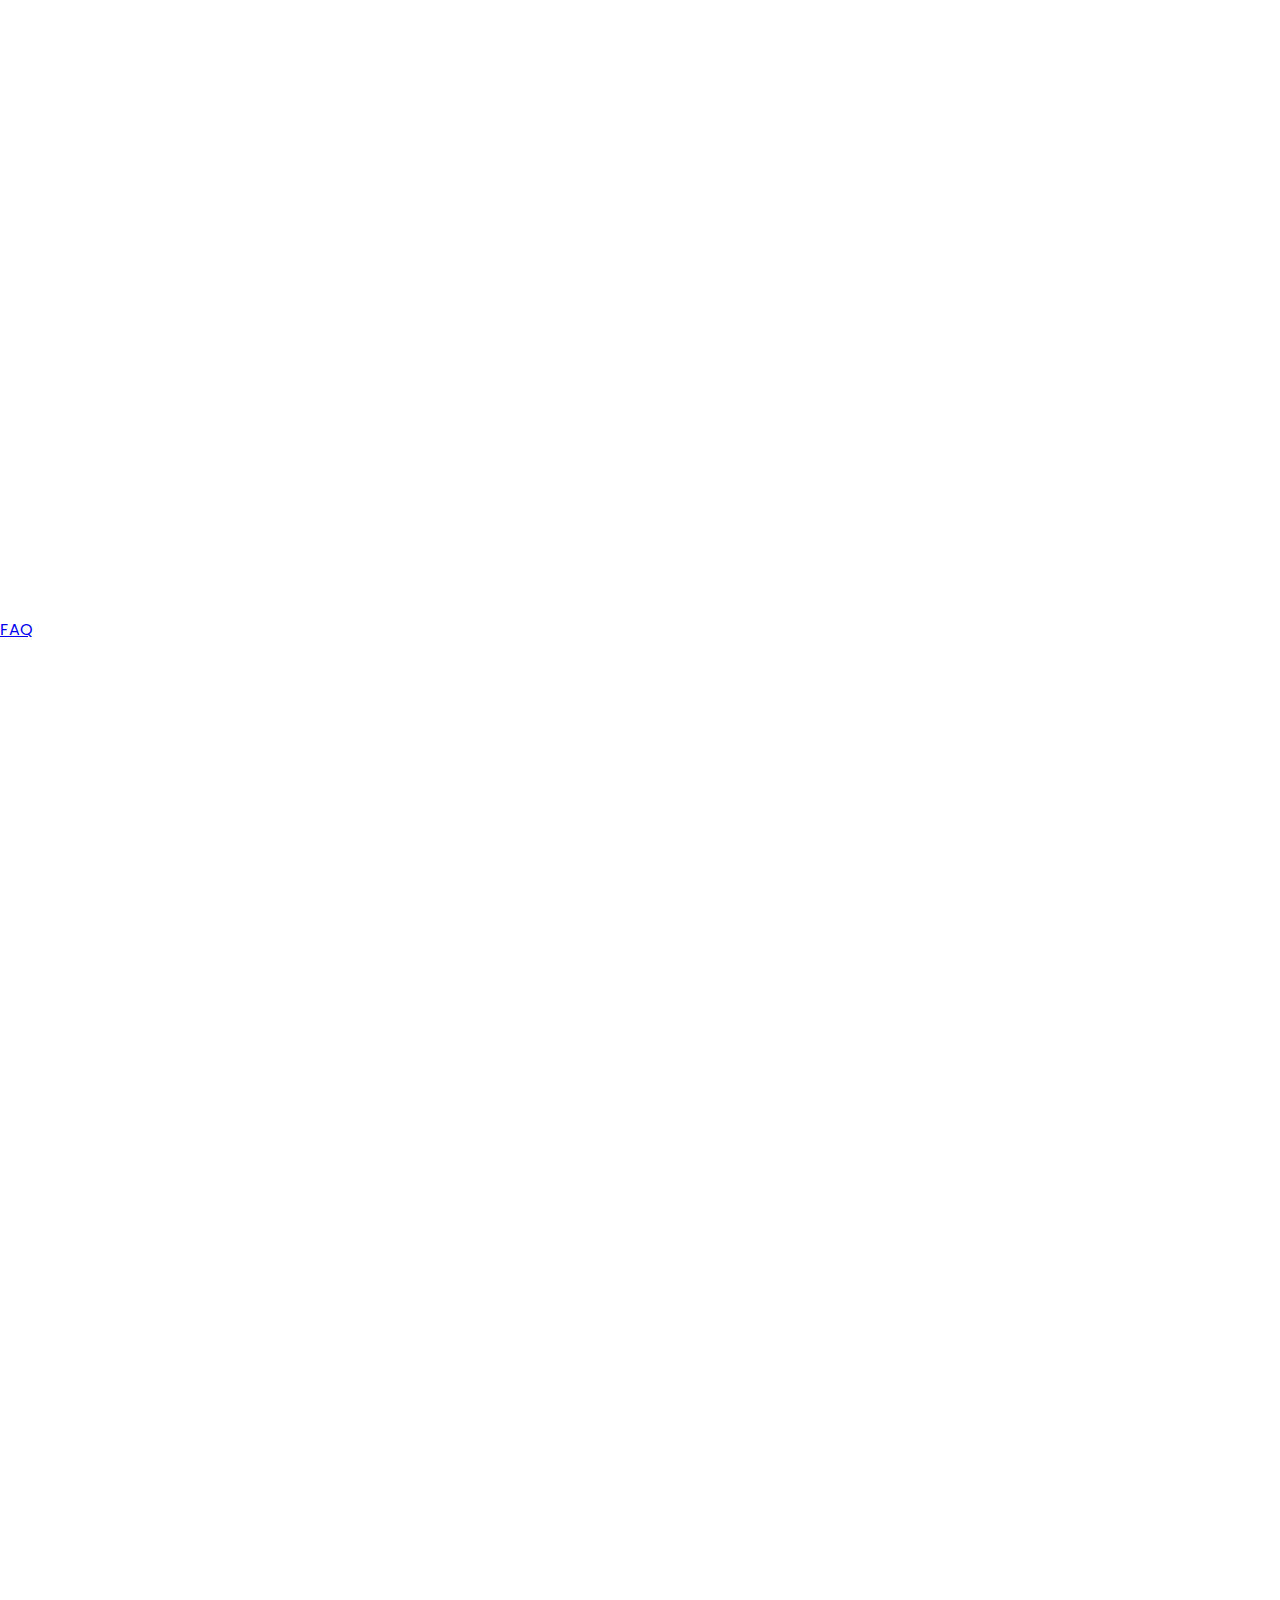
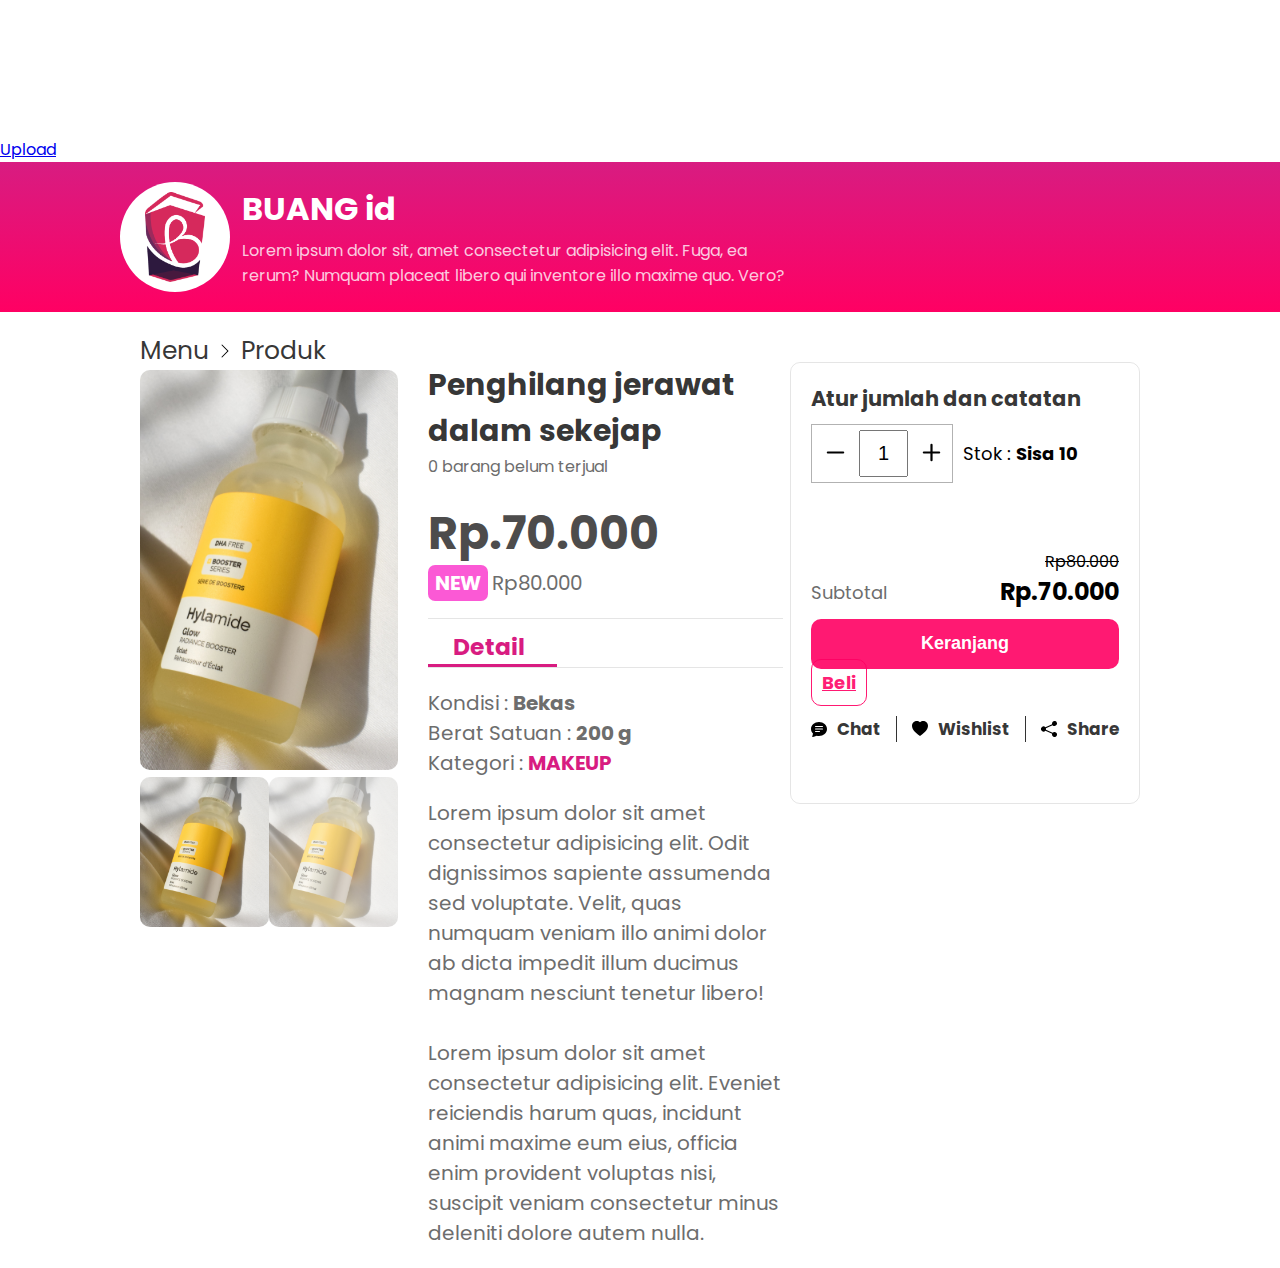
<file: produk/penghilangjerawat.html>
<!DOCTYPE html>
<html lang="en">
<head>
    <meta charset="UTF-8">
    <meta http-equiv="X-UA-Compatible" content="IE=edge">
    <meta name="viewport" content="width=device-width, initial-scale=1.0">
    <link rel="stylesheet" href="https://cdn.jsdelivr.net/npm/bootstrap-icons@1.9.0/font/bootstrap-icons.css">
    <link rel="stylesheet" href="../style/produk.css">
    <title>Produk</title>
</head>
<body>

    <div class="container">
        <!-- Home  -->
        <a href="../index.html" class="back">
            <img src="../img/icon SVG/caret-left-fill.svg" alt="">
        </a>
        <button type="button" class="menyu" onclick="menyu()">
            <img src="../img/icon SVG/justify.svg" alt="">
          </button>
          <div id="dropdown" class="dropdown-content">
            <a href="../menu/fashion.html">
              <div class="menu-icon">
                <img src="../img/icon SVG/Fashion.svg" alt="">
                <p>Fashion</p>
              </div>
            </a>
            <a href="../menu/makeup.html">
              <div class="menu-icon">
                <img src="../img/icon SVG/Makeup.svg" alt="">
                <p>Makeup</p>
              </div>
            </a>
            <a href="../menu/faq.html">
              <div class="menu-icon">
                <img src="../img/icon SVG/FAQ.svg" alt="">
                <p>FAQ</p>
              </div>
            </a>
            <a href="https://api.whatsapp.com/send?phone=62895380101510&text=Halo%20CekApi" target="_blank"     >
              <div class="menu-icon end">
                <img src="../img/icon SVG/Upload-Produkmu.svg" alt="">
                <p>Upload</p>
              </div>
            </a>
          </div>

        <div class="home">
            <div class="hero">
                <div class="logo">
                    <div class="logoBg">
                      <img src="../img/logo/Buang_Id_new_with_BG-removebg-preview.png" alt="">
                    </div>
                </div>
                <div class="judul">
                    <h1>BUANG id</h1>
                    <p>Lorem ipsum dolor sit, amet consectetur adipisicing elit. Fuga, ea rerum? Numquam placeat libero qui inventore illo maxime quo. Vero?</p>
                </div>
            </div>
        </div>
        <!-- Home End -->
    
        <div class="produk">
            <div class="produk-wrapper">


    
                <div class="fotoProduk">
                    <div class="link">
                        <a href="../index.html">Menu</a>
                        <svg xmlns="http://www.w3.org/2000/svg" width="16" height="16" fill="currentColor" class="bi bi-chevron-right" viewBox="0 0 16 16">
                            <path fill-rule="evenodd" d="M4.646 1.646a.5.5 0 0 1 .708 0l6 6a.5.5 0 0 1 0 .708l-6 6a.5.5 0 0 1-.708-.708L10.293 8 4.646 2.354a.5.5 0 0 1 0-.708z"/>
                          </svg>
                        <a href="../menu/food.html">Produk</a>
                    </div>
                    <div class="slides">
                        <img src="../img/menu/makeup/makeup5.jpg" width="200px" alt="">
                    </div>
                    <div class="slides">
                        <img src="../img/menu/makeup/makeup5.jpg" width="200px" alt="">
                    </div>
                    <div class="row">
                        <div class="column ya">
                            <img src="../img/menu/makeup/makeup5.jpg" class="demo cursor" onclick="currentSlide(1)" alt="">
                        </div>
                        <div class="column no">
                            <img src="../img/menu/makeup/makeup5.jpg" class="demo cursor" onclick="currentSlide(2)" alt="">
                        </div>
                    </div>
                </div>
                <div class="detailProduk">  
                    <h4>Penghilang jerawat dalam sekejap</h4>
                    <p>0 barang belum terjual</p>
                    <div class="price">
                        <h1>Rp.70.000</h1>
                        <div class="CB">
                            <span class="badge">NEW</span>
                            <span>Rp80.000</span>
                          </div>
                    </div>
                    <div class="detail">
                        <div class="active">
                            <h3>Detail</h3>
                        </div>
                        <div class="kategori">
                            <p>Kondisi : <strong>Bekas</strong></p>
                            <p>Berat Satuan : <strong>200 g</strong></p>
                            <p>Kategori : <a href="../menu/makeup.html">MAKEUP</a></p>
                        </div>
                        <div class="deskripsi">
                            <p>Lorem ipsum dolor sit amet consectetur adipisicing elit. Odit dignissimos sapiente assumenda sed voluptate. Velit, quas numquam veniam illo animi dolor ab dicta impedit illum ducimus magnam nesciunt tenetur libero!</p>
                            <br>
                            <p>Lorem ipsum dolor sit amet consectetur adipisicing elit. Eveniet reiciendis harum quas, incidunt animi maxime eum eius, officia enim provident voluptas nisi, suscipit veniam consectetur minus deleniti dolore autem nulla.</p>
                        </div>
                    </div>
                </div>
                <div class="checkout">
                    <h5>Atur jumlah dan catatan</h5>
                    <div class="pilihJumlah">
                        <div class="pilih">
                            <button class="kurang" onclick="kurang()"><img src="../img/icon SVG/dash.svg" width="35px" alt=""></button>
                            <input class="number" type="text" value="1">
                            <button class="tambah" onclick="tambah()"><img src="../img/icon SVG/plus.svg" width="35px" alt=""></button>
                        </div>
                        <div class="sisa">Stok : <strong>Sisa 10</strong></div>
                    </div>
                    <div class="total">
                        <div class="totalHarga">
                            <p>Subtotal</p>
                            <div class="price">
                                <div class="new">
                                    <span>Rp80.000</span>
                                </div>
                                <h2>Rp.70.000</h2>
                            </div>
                        </div>
                    </div>
                    <button class="keranjang">Keranjang</button>
                    <a href="https://api.whatsapp.com/send?phone=62895380101510&text=Halo%20CekApi" target="_blank" class="beli">Beli</a>
                    <div class="media">
                        <a href="" class="chat"><img src="../img/icon SVG/chat-text-fill.svg" alt=""> Chat</a>
                        <a href="" class="wishlist"><img src="../img/icon SVG/heart-fill.svg" alt=""> Wishlist</a>
                        <a href="" class="share"><img src="../img/icon SVG/share-fill.svg" alt=""> Share</a>
                    </div>
                </div>
    
            </div>
    
    
        </div>
    </div>

    <!-- <script src="../script/script.js"></script> -->
    <script>

        const no = document.querySelector('.number')
        
        function tambah(){
            if(no.value >= 10){
                no.value = 10;
                alert('Max 10')
            } else{
                no.value++;
            }
        }
        function kurang(){
            if(no.value == 1){
                no.value = 1;
                alert('Min 1')
            } else{
                no.value--;
            }
        }

        let slideIndex = 1;
        showSlides(slideIndex);

        function plusSlides(n) {
            showSlides(slideIndex += n);
        }

        function currentSlide(n) {
            showSlides(slideIndex = n);
        }
        function showSlides(n) {
            let i;
            let slides = document.getElementsByClassName("slides");
            let dots = document.getElementsByClassName("demo");
            let captionText = document.getElementById("caption");
            if (n > slides.length) {slideIndex = 1}
            if (n < 1) {slideIndex = slides.length}
            for (i = 0; i < slides.length; i++) {
                slides[i].style.display = "none";
            }
            for (i = 0; i < dots.length; i++) {
                dots[i].className = dots[i].className.replace(" active", "");
            }
            slides[slideIndex-1].style.display = "block";
            dots[slideIndex-1].className += " active";
            captionText.innerHTML = dots[slideIndex-1].alt;
        }

        // Dropdown
        function menyu(){
        document.getElementById("dropdown").classList.toggle('show');
        }
        window.onclick = function(event){
            if(!event.target.matches('.menu')){
            let dropdowns = document.getElementsByClassName("dropdown-content");
            }
            let i;
            for(i = 0; i < dropdowns.length; i++){
            let openDropdown = dropdowns[i];
            if(openDropdown.classList.contains('show')){
                openDropdown.classList.remove('show');
            }
            }
        }

    </script>
    
</body>
</html>
</file>
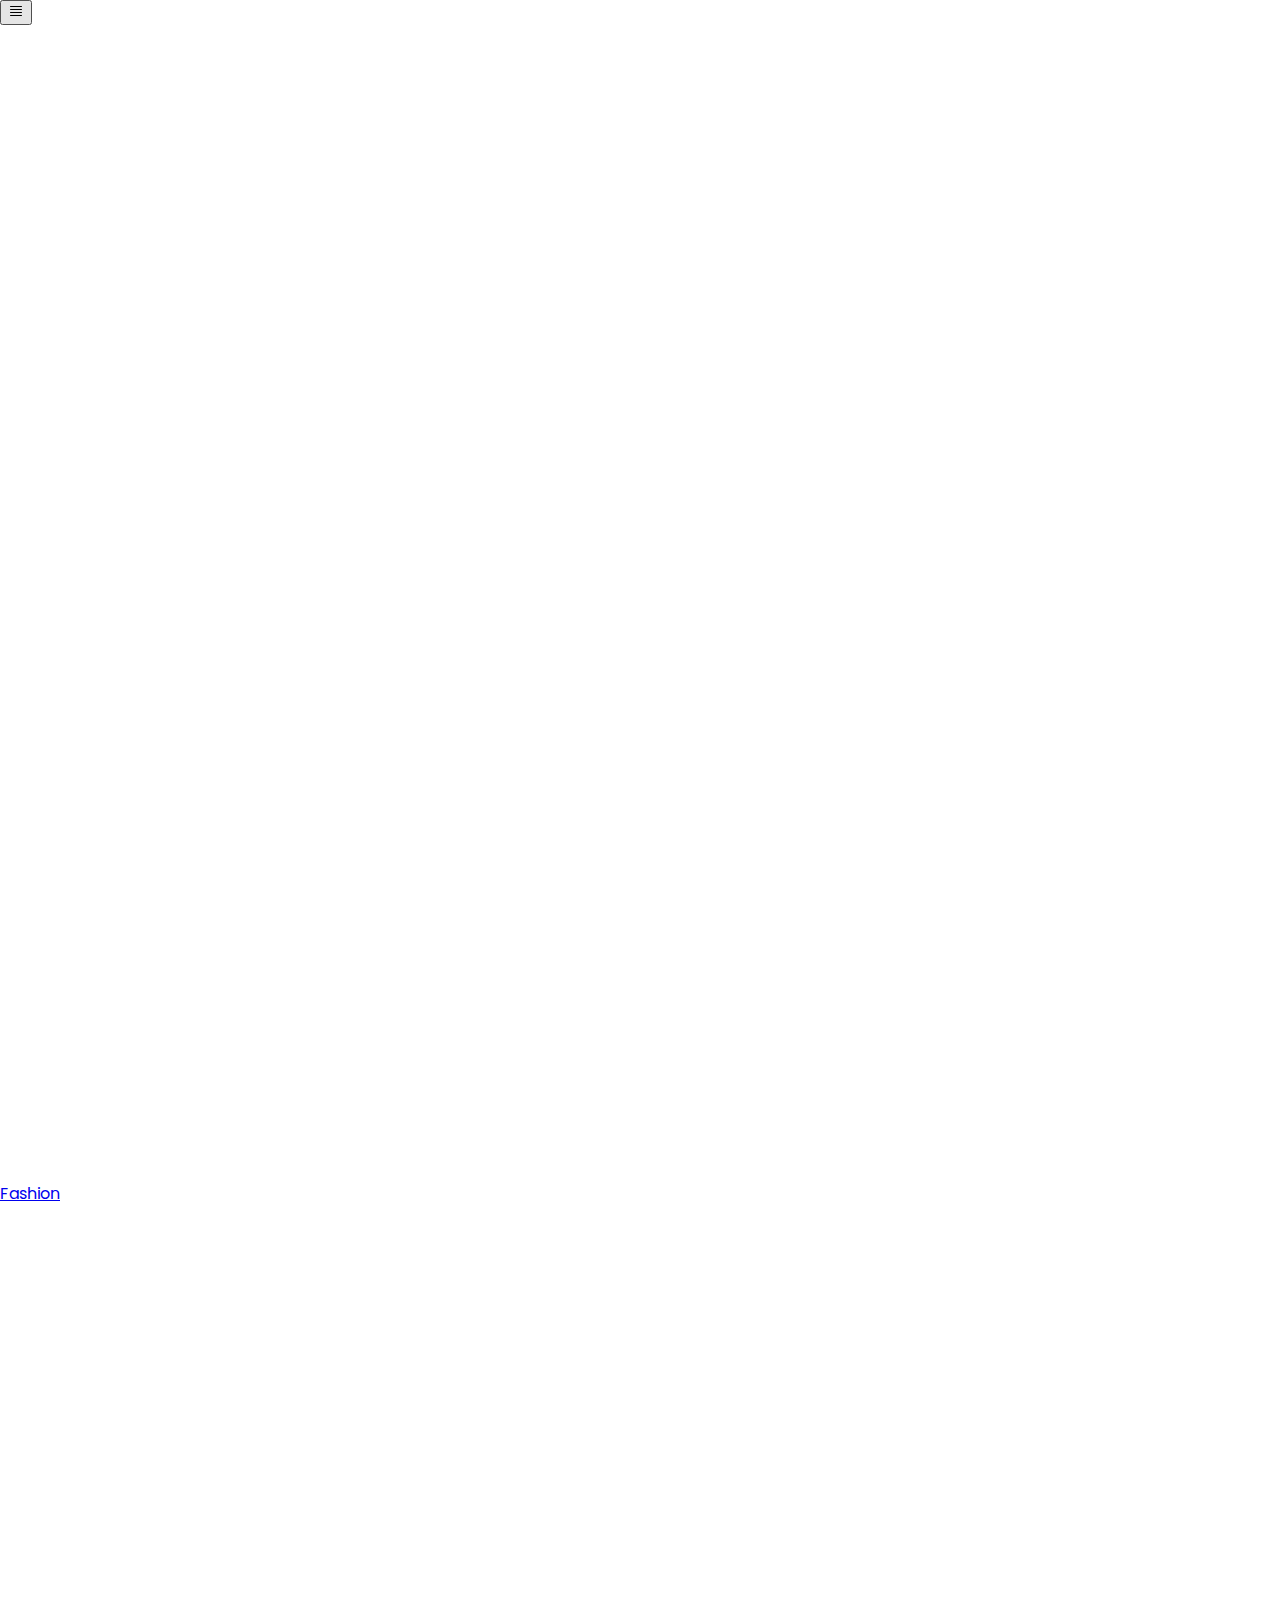
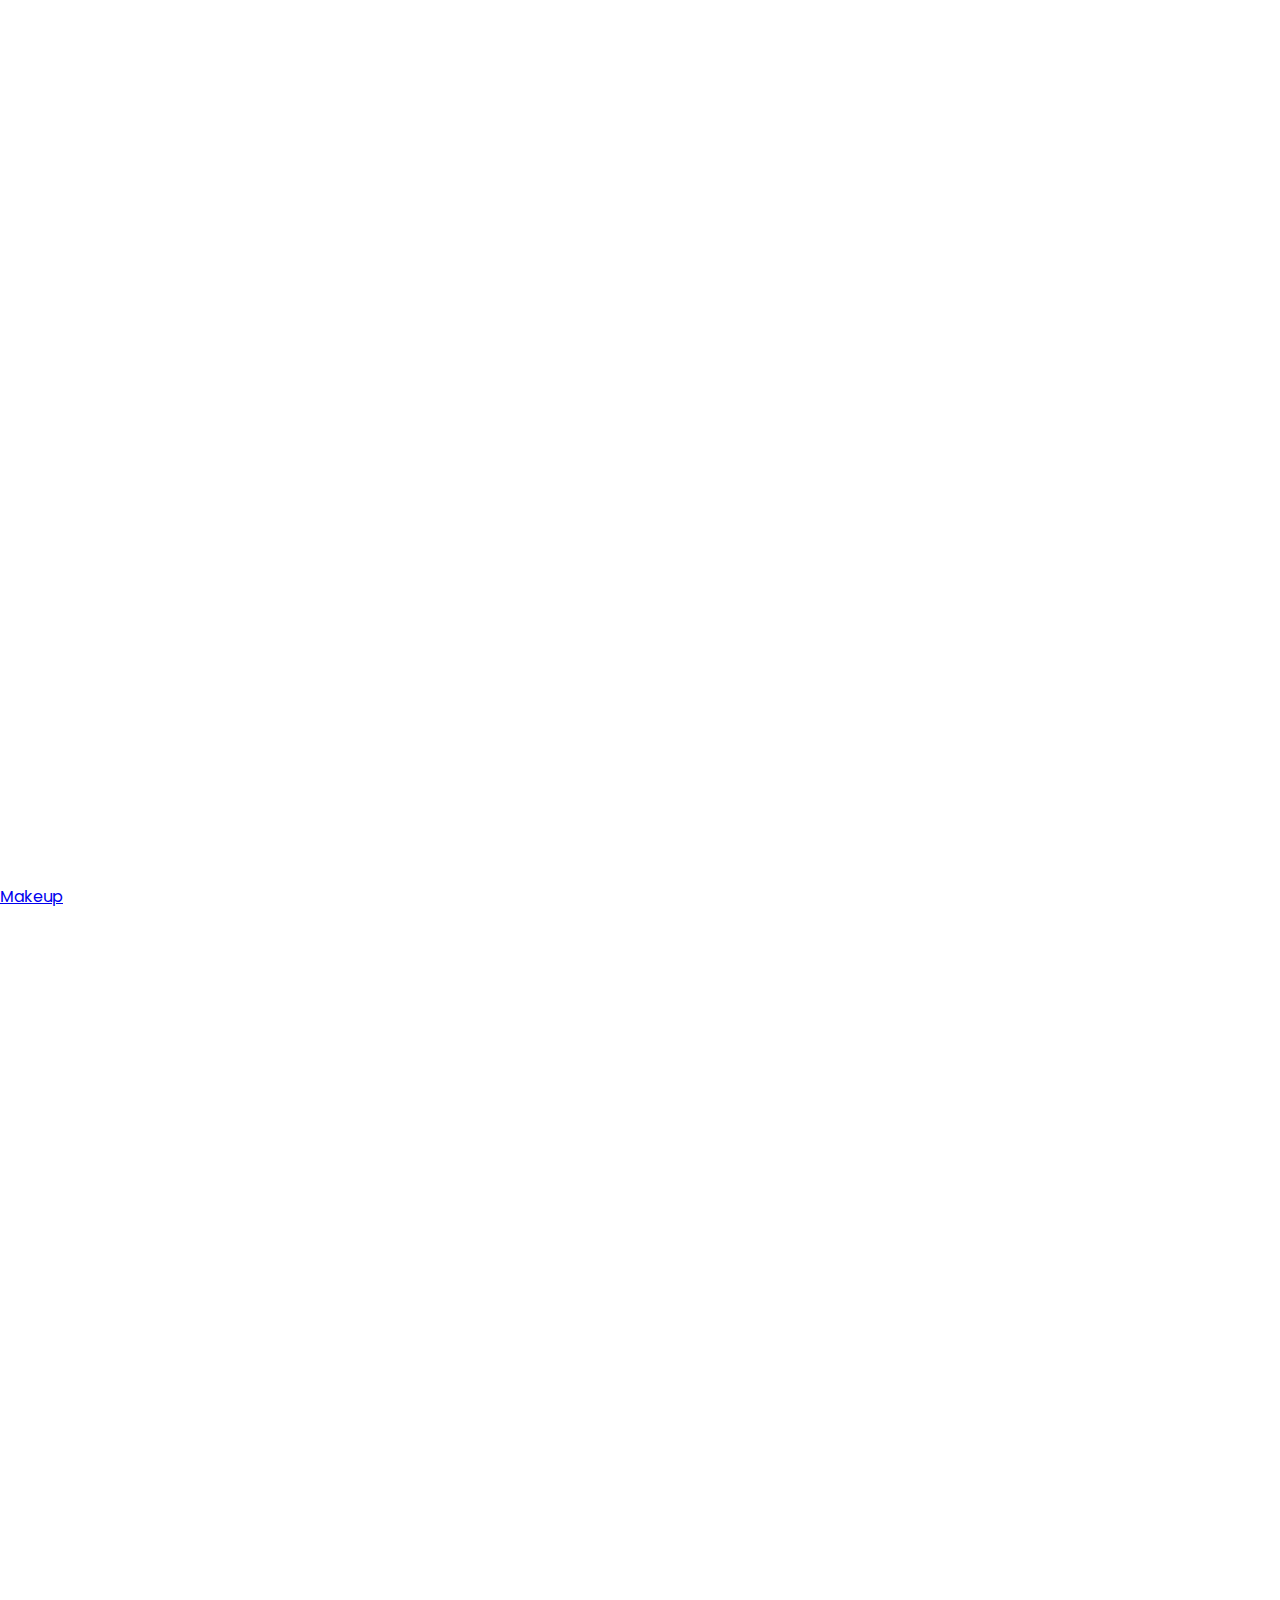
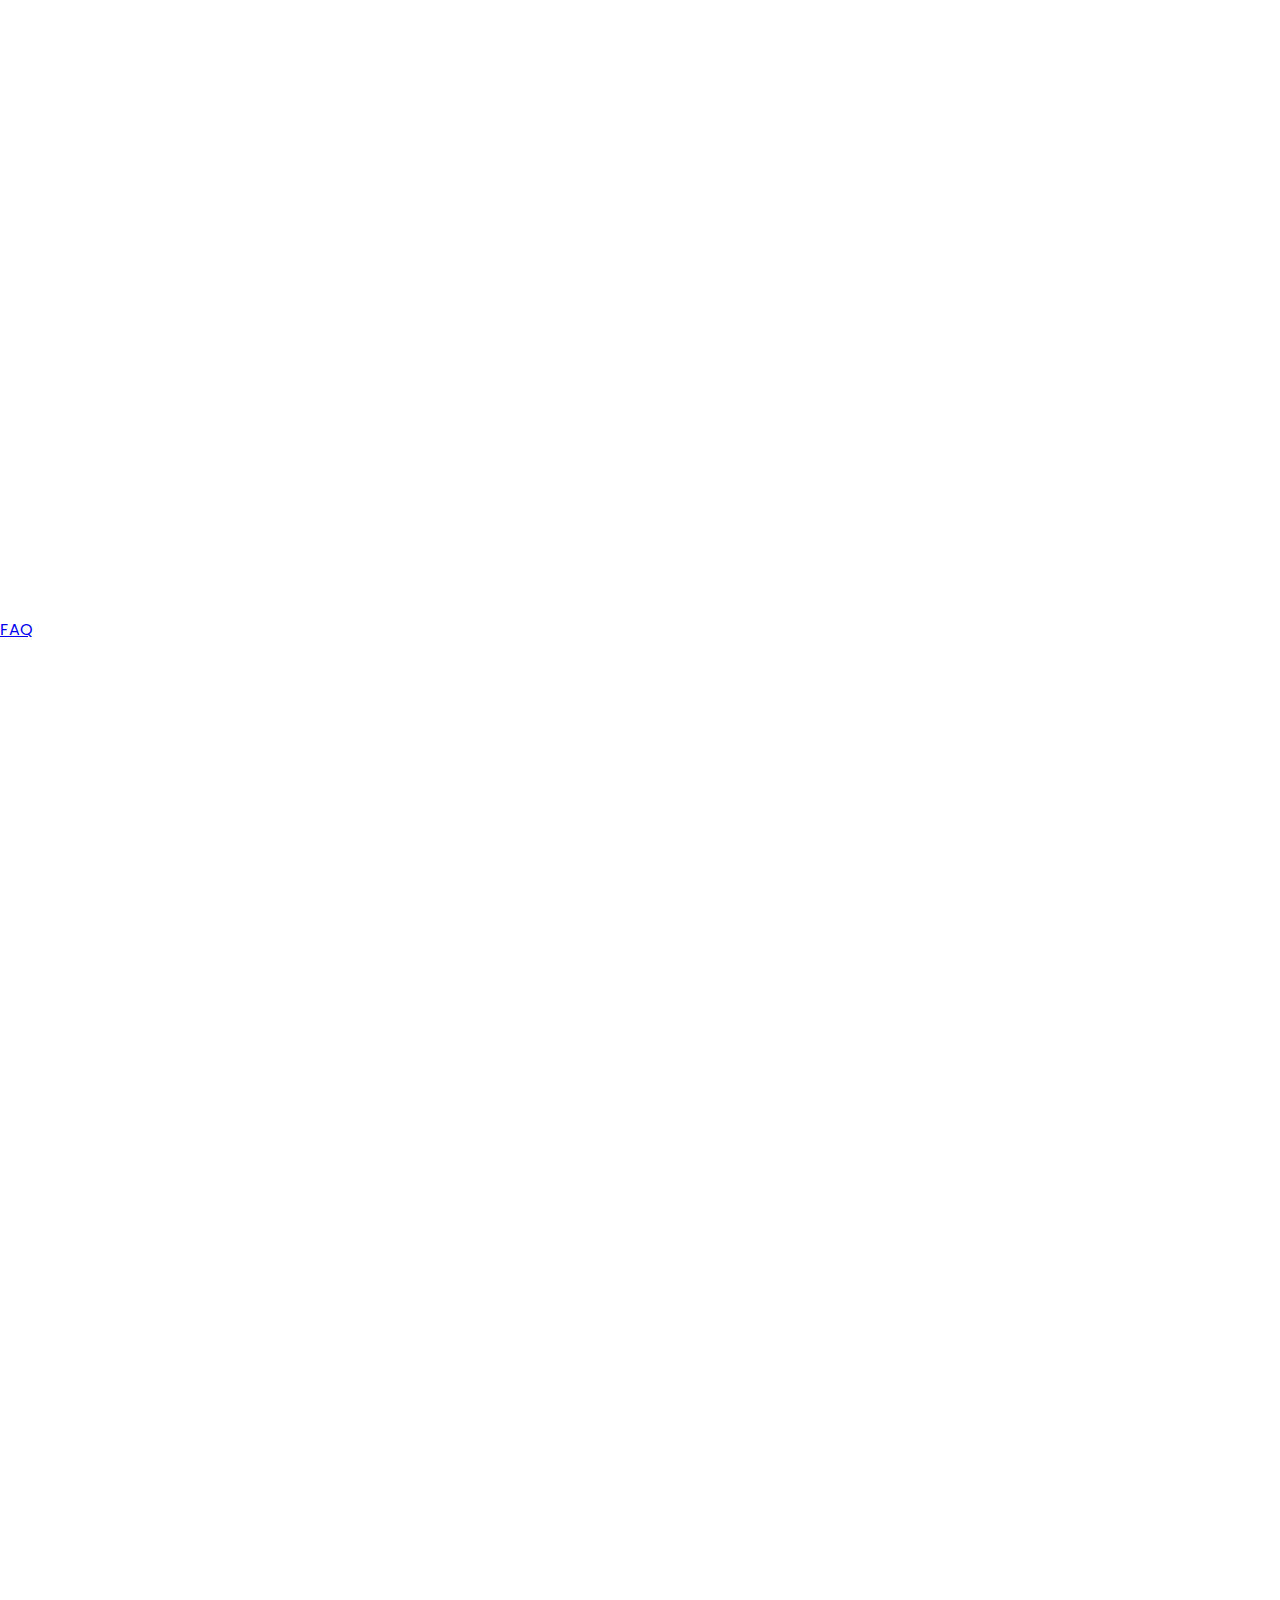
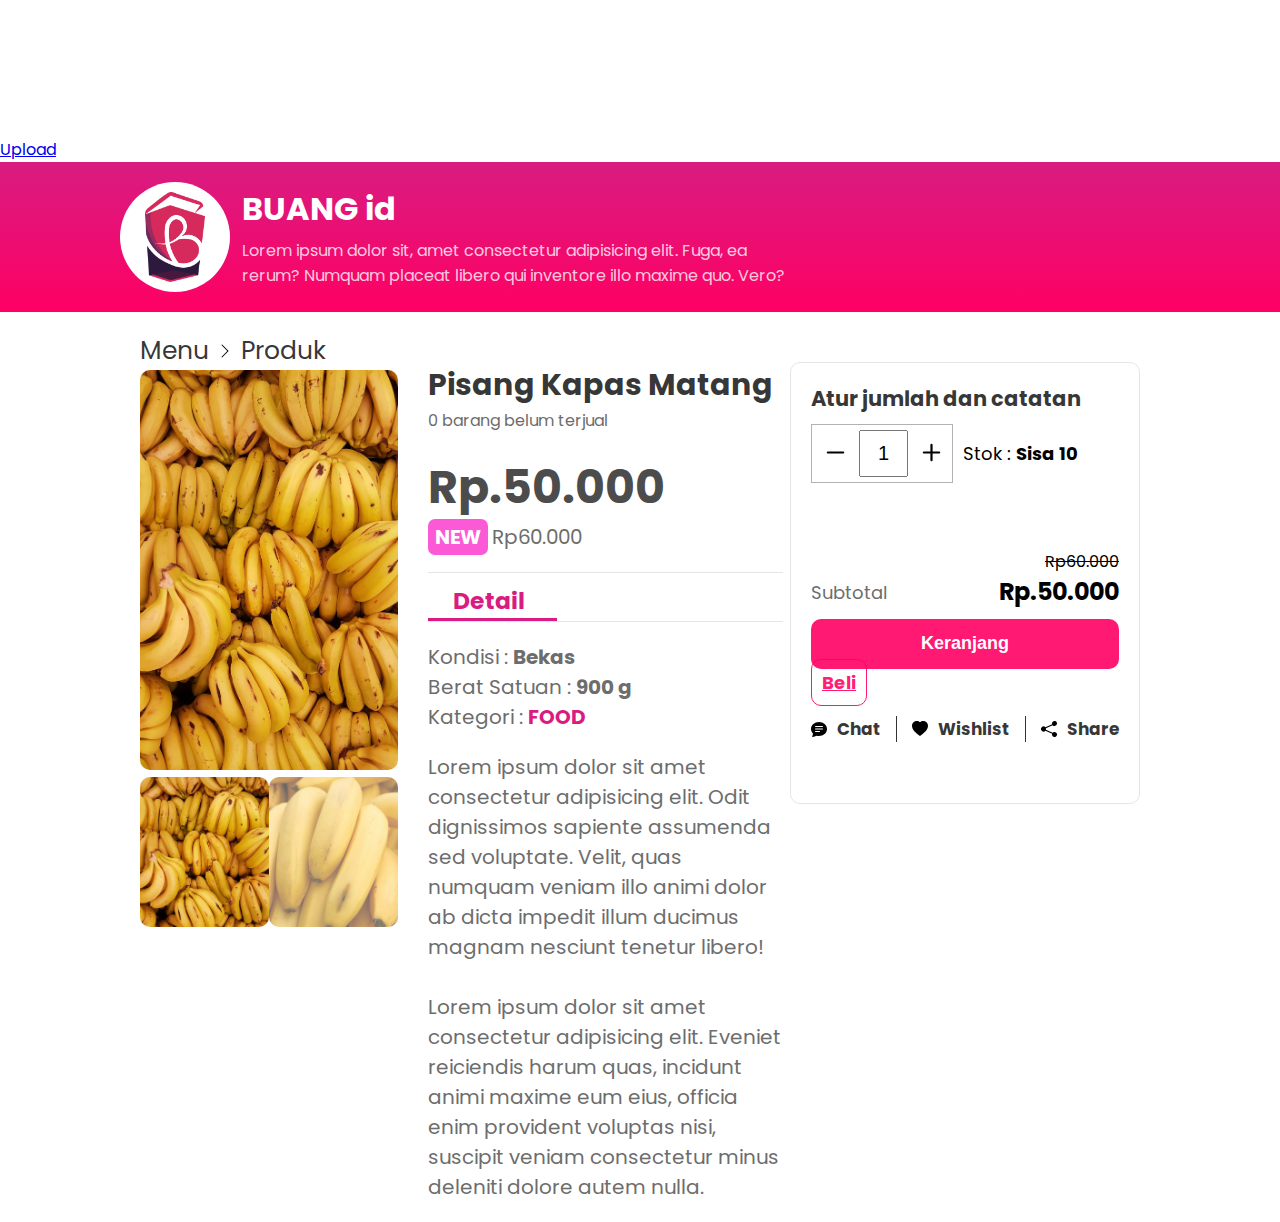
<file: produk/produk.html>
<!DOCTYPE html>
<html lang="en">
<head>
    <meta charset="UTF-8">
    <meta http-equiv="X-UA-Compatible" content="IE=edge">
    <meta name="viewport" content="width=device-width, initial-scale=1.0">
    <link rel="stylesheet" href="https://cdn.jsdelivr.net/npm/bootstrap-icons@1.9.0/font/bootstrap-icons.css">
    <link rel="stylesheet" href="../style/produk.css">
    <title>Produk</title>
</head>
<body>

    <div class="container">
        <!-- Home  -->
        <a href="../index.html" class="back">
            <img src="../img/icon SVG/caret-left-fill.svg" alt="">
        </a>
        <button type="button" class="menyu" onclick="menyu()">
            <img src="../img/icon SVG/justify.svg" alt="">
          </button>
          <div id="dropdown" class="dropdown-content">
            <a href="../menu/fashion.html">
              <div class="menu-icon">
                <img src="../img/icon SVG/Fashion.svg" alt="">
                <p>Fashion</p>
              </div>
            </a>
            <a href="../menu/makeup.html">
              <div class="menu-icon">
                <img src="../img/icon SVG/Makeup.svg" alt="">
                <p>Makeup</p>
              </div>
            </a>
            <a href="../menu/faq.html">
              <div class="menu-icon">
                <img src="../img/icon SVG/FAQ.svg" alt="">
                <p>FAQ</p>
              </div>
            </a>
            <a href="https://api.whatsapp.com/send?phone=62895380101510&text=Halo%20CekApi" target="_blank"     >
              <div class="menu-icon end">
                <img src="../img/icon SVG/Upload-Produkmu.svg" alt="">
                <p>Upload</p>
              </div>
            </a>
          </div>

        <div class="home">
            <div class="hero">
                <div class="logo">
                    <div class="logoBg">
                      <img src="../img/logo/Buang_Id_new_with_BG-removebg-preview.png" alt="">
                    </div>
                </div>
                <div class="judul">
                    <h1>BUANG id</h1>
                    <p>Lorem ipsum dolor sit, amet consectetur adipisicing elit. Fuga, ea rerum? Numquam placeat libero qui inventore illo maxime quo. Vero?</p>
                </div>
            </div>
        </div>
        <!-- Home End -->
    
        <div class="produk">
            <div class="produk-wrapper">


    
                <div class="fotoProduk">
                    <div class="link">
                        <a href="../index.html">Menu</a>
                        <svg xmlns="http://www.w3.org/2000/svg" width="16" height="16" fill="currentColor" class="bi bi-chevron-right" viewBox="0 0 16 16">
                            <path fill-rule="evenodd" d="M4.646 1.646a.5.5 0 0 1 .708 0l6 6a.5.5 0 0 1 0 .708l-6 6a.5.5 0 0 1-.708-.708L10.293 8 4.646 2.354a.5.5 0 0 1 0-.708z"/>
                          </svg>
                        <a href="../menu/food.html">Produk</a>
                    </div>
                    <div class="slides">
                        <img src="../img/menu/food/food5.jpg" width="200px" alt="">
                    </div>
                    <div class="slides">
                        <img src="../img/menu/food1/pisang_food.jpg" width="200px" alt="">
                    </div>
                    <div class="row">
                        <div class="column ya">
                            <img src="../img/menu/food/food5.jpg" class="demo cursor" onclick="currentSlide(1)" alt="">
                        </div>
                        <div class="column no">
                            <img src="../img/menu/food1/pisang_food.jpg" class="demo cursor" onclick="currentSlide(2)" alt="">
                        </div>
                    </div>
                </div>
                <div class="detailProduk">  
                    <h4>Pisang Kapas Matang</h4>
                    <p>0 barang belum terjual</p>
                    <div class="price">
                        <h1>Rp.50.000</h1>
                        <div class="CB">
                            <span class="badge">NEW</span>
                            <span>Rp60.000</span>
                          </div>
                    </div>
                    <div class="detail">
                        <div class="active">
                            <h3>Detail</h3>
                        </div>
                        <div class="kategori">
                            <p>Kondisi : <strong>Bekas</strong></p>
                            <p>Berat Satuan : <strong>900 g</strong></p>
                            <p>Kategori : <a href="../menu/food.html">FOOD</a></p>
                        </div>
                        <div class="deskripsi">
                            <p>Lorem ipsum dolor sit amet consectetur adipisicing elit. Odit dignissimos sapiente assumenda sed voluptate. Velit, quas numquam veniam illo animi dolor ab dicta impedit illum ducimus magnam nesciunt tenetur libero!</p>
                            <br>
                            <p>Lorem ipsum dolor sit amet consectetur adipisicing elit. Eveniet reiciendis harum quas, incidunt animi maxime eum eius, officia enim provident voluptas nisi, suscipit veniam consectetur minus deleniti dolore autem nulla.</p>
                        </div>
                    </div>
                </div>
                <div class="checkout">
                    <h5>Atur jumlah dan catatan</h5>
                    <div class="pilihJumlah">
                        <div class="pilih">
                            <button class="kurang" onclick="kurang()"><img src="../img/icon SVG/dash.svg" width="35px" alt=""></button>
                            <input class="number" type="text" value="1">
                            <button class="tambah" onclick="tambah()"><img src="../img/icon SVG/plus.svg" width="35px" alt=""></button>
                        </div>
                        <div class="sisa">Stok : <strong>Sisa 10</strong></div>
                    </div>
                    <div class="total">
                        <div class="totalHarga">
                            <p>Subtotal</p>
                            <div class="price">
                                <div class="new">
                                    <span>Rp60.000</span>
                                </div>
                                <h2>Rp.50.000</h2>
                            </div>
                        </div>
                    </div>
                    <button class="keranjang">Keranjang</button>
                    <a href="https://api.whatsapp.com/send?phone=62895380101510&text=Halo%20CekApi" target="_blank" class="beli">Beli</a>
                    <div class="media">
                        <a href="" class="chat"><img src="../img/icon SVG/chat-text-fill.svg" alt=""> Chat</a>
                        <a href="" class="wishlist"><img src="../img/icon SVG/heart-fill.svg" alt=""> Wishlist</a>
                        <a href="" class="share"><img src="../img/icon SVG/share-fill.svg" alt=""> Share</a>
                    </div>
                </div>
    
            </div>
    
    
        </div>
    </div>

    <!-- <script src="../script/script.js"></script> -->
    <script>

        const no = document.querySelector('.number')
        
        function tambah(){
            if(no.value >= 10){
                no.value = 10;
                alert('Max 10')
            } else{
                no.value++;
            }
        }
        function kurang(){
            if(no.value == 1){
                no.value = 1;
                alert('Min 1')
            } else{
                no.value--;
            }
        }

        let slideIndex = 1;
        showSlides(slideIndex);

        function plusSlides(n) {
            showSlides(slideIndex += n);
        }

        function currentSlide(n) {
            showSlides(slideIndex = n);
        }
        function showSlides(n) {
            let i;
            let slides = document.getElementsByClassName("slides");
            let dots = document.getElementsByClassName("demo");
            let captionText = document.getElementById("caption");
            if (n > slides.length) {slideIndex = 1}
            if (n < 1) {slideIndex = slides.length}
            for (i = 0; i < slides.length; i++) {
                slides[i].style.display = "none";
            }
            for (i = 0; i < dots.length; i++) {
                dots[i].className = dots[i].className.replace(" active", "");
            }
            slides[slideIndex-1].style.display = "block";
            dots[slideIndex-1].className += " active";
            captionText.innerHTML = dots[slideIndex-1].alt;
        }

        // Dropdown
        function menyu(){
        document.getElementById("dropdown").classList.toggle('show');
        }
        window.onclick = function(event){
            if(!event.target.matches('.menu')){
            let dropdowns = document.getElementsByClassName("dropdown-content");
            }
            let i;
            for(i = 0; i < dropdowns.length; i++){
            let openDropdown = dropdowns[i];
            if(openDropdown.classList.contains('show')){
                openDropdown.classList.remove('show');
            }
            }
        }

    </script>
    
</body>
</html>
</file>
<file: style/menu.css>
@import url('https://fonts.googleapis.com/css2?family=Poppins:wght@300;400;500;600;700;800&display=swap');

* {
    margin: 0;
}
@font-face {
    font-family: Intro;
    src: url(../font/Intro/Non-commercial/Normal/Intro/OTF/Intro-Trial-BdAlt.otf);
}
@font-face {
    font-family: SanSerif;
    src: url(../font/SansSerifFLF-Demibold.otf);
}
@font-face {
    font-family: Sanflf;
    src: url(../font/SansSerifFLF.otf);
}
body {
    font-family: 'Poppins', sans-serif;
}

.back{
    display: none;
}
.menyu{
    display: none;
}
.dropdown-content{
    display: none;
}

/* Home */
.home {
    padding: 20px;
    height: auto;
    background: linear-gradient(180deg, rgba(216,28,129,1) 0%, rgba(255,0,99,1) 100%);
}
.home .hero{
    margin-left: 25%;
    display: flex;
    justify-content: center;
    align-items: center;
}
.home .logo .logoBg {
    background-color: #fff;
    height: 140px;
    width: 140px;
    display: flex;
    justify-content: center;
    align-items: center;
    border-radius: 50%;
}
.home .logo img {
    height: 110px;
}

.home .judul {
    color: #fff;
    margin-left: 12px;
}
.home .judul p {
    width: 54%;
    margin-top: 5px;
    color: rgba(255, 255, 255,0.8);
}
.home .tombol {
    margin-top: 20px;
    padding-bottom: 20px;
}
.home .tombol .tambah{
    height: 40px;
    width: 180px;
    border: none;
    border-radius: 30px;
    font-size: 18px;
    color: rgb(75, 73, 73);
    font-weight: bold;
    margin-right: 5px;
    cursor: pointer;
}
/* Header punya si FAQ */
.home .hero1{
    display: flex;
    align-items: center;
    color: #fff;
    margin-left: 100px;
}
.home .hero1 .logo .logoBg{
    background-color: #fff;
    height: 110px;
    width: 110px;
    display: flex;
    justify-content: center;
    align-items: center;
    border-radius: 50%;
}
.home .hero1 .logo .logoBg img {
    height: 90px;
}
.home .hero1 .judul1{
    margin-left: 12px;
}

/* Sidebar */
.sidebar {
    position: absolute;
    left: 8%;
    margin-top: 45px;
}
.sidebar .menu {
    box-shadow: rgba(0, 0, 0, 0.1) 1.95px 1.95px 10px;
    border-radius: 20px;
    padding: 20px;
}
.sidebar .menu a .menu-icon{
    background: linear-gradient(180deg, rgba(216,28,129,1) 0%, rgba(255,0,99,1) 100%);
    height: 70px;
    width: 70px;
    display: flex;
    justify-content: center;
    align-items: center;
    border-radius: 50%;
    margin-top: 15px;
}

.sidebar .menu a .menu-icon:hover {
    background: linear-gradient(30deg, rgba(45,25,62,1) 0%, rgba(95,53,130,1) 100%);
    transition: .8s;
}
.sidebar .menu a .active{
    background: linear-gradient(30deg, rgba(45,25,62,1) 0%, rgba(95,53,130,1) 100%);
}

.sidebar .menu a .menu-icon img {
    width: 38px;
}
 

/* Sub Menu */
.poster {
    position: relative;
    max-width: 70%;
    margin: auto;
    margin-top: 10px;
}
.poster .link {
    display: flex;
    align-items: center;
}
.poster .link a {
    font-size: 21px;
    text-decoration: none;
    color: #808080;
}
.poster .link a:hover{
    color: #000;
}
.poster .link img {
    margin: 0 5px;
}
.poster .banner {
    display: flex;
    justify-content: center;
    align-items: center;
}
.poster .banner img{
    width: 100%;
    border-top-left-radius: 20px;
    border-bottom-left-radius: 20px;
}
.poster .banner h1 {
    position: absolute;
    color: #fff;
    font-size: 70px;
    font-weight: bold;
}

/* Produk */
.produk-req{
    position: relative;
    max-width: 70%;
    margin: auto;
    margin-top: 30px;
}
.produk{
    height: auto;
    padding-bottom: 20px;
}
.produk .title {
    display: flex;
    align-items: center;
}
.produk svg {
    position: absolute;
    margin-top: -3px;
    color: #666;
}
.produk h1 {
    margin-left: 35px;
    color: #666;
    font-family: Intro;
}

.produk .swiper {
    padding-bottom: 20px;
    border-radius: 15px;
    margin-top: 10px;
    width: 100%;
    height: 455px;
}
.swiper .swiper-wrapper .swiper-slide a{
    text-decoration: none;
}
.swiper .swiper-wrapper .swiper-slide {
    position: relative;
    background-color: #fff;
    border-radius: 15px;
    box-shadow: rgba(0, 0, 0, 0.1) 1.95px 1.95px 10px;
    transition: all 0.3s ease;
    cursor: pointer;
    padding-bottom: 10px;
}

.produk .card .card-header img {
    height: 220px;
    width: 100%;
    object-fit: cover;
    border-top-left-radius: 15px;
    border-top-right-radius: 15px;
}
.produk .card .teks {
    margin-left: 15px;
}
.produk .card .teks .diskon {
    display: flex;
    align-items: center;
}
.produk .card .teks .diskon .badge{
    background-color: #F5B7B1;
    padding: 5px 6px;
    border-radius: 7px;
    font-weight: bold;
    color: #A93226;
    margin-right: 6px;
    margin-top: -5px;
    text-decoration: unset !important;
}
.produk .card .teks .CB .badge {
    background-color: rgba(249, 0, 191,0.65);
    padding: 4px 7px;
    border-radius: 7px;
    font-weight: bold;
    color: #fff;
    margin-top: -5px;
}
.produk .card .teks .CB span {
    color: rgba(100, 100, 111, 0.8);
    font-size: 18px;
}
.produk .card .teks h4{
    font-weight: normal;
    font-size: 20px;
    padding-right: 2px;
    color: #4d4d4d;
}
.produk .card .teks h3 {
    color: #4d4d4d;
    margin-bottom: 10px;
    font-weight: 700;
    font-size: 22px;
}
.produk .card .teks .kota,.ratting {
    display: flex;
    align-items: center;
    margin: 8px 0;
    color: rgba(100, 100, 111, 0.8);
}
.produk .card .teks .kota svg {
    color:  #6C3483;
}
.produk .card .teks .kota p {
    margin-left: 25px;
}
.produk .card .teks .ratting p {
    margin-left: 25px;
}
.produk .card .teks .ratting svg{
    color: #F1C40F;
}

.produk .card .teks .tenggat {
    color: rgba(100, 100, 111, 0.8);
    display: flex;
    align-items: center;
    justify-content: center;
    margin-left: -15px;
    position: relative;
    bottom: 0;
}

/* FAQ */
.accordion {
    background-color: #ffee5a;
    color: #444;
    cursor: pointer;
    padding: 18px;
    width: 100%;
    text-align: left;
    border: none;
    font-size: 20px;
    font-weight: bold;
    outline: none;
    transition: 0.4s;
    margin-top: 10px;
    border-radius: 10px;
}

.active {
    background-color: #ffee5a;
    border-bottom-left-radius: 0;
    border-bottom-right-radius: 0;
    transition: 0s;
}

.panel {
    padding: 0 18px;
    background-color: #ffee5a;
    max-height: 0;
    overflow: hidden;
    transition: max-height 0.2s ease-out;
    border-bottom-left-radius: 10px;
    border-bottom-right-radius: 10px;
}
.faq a{
    text-decoration: none;
    color: #444;
    display: block;
    margin-top: 10px;
}
.chatadmin{
    display: flex;
    align-items: center;
    width: 100%;
    padding-top: 17px;
    padding-bottom: 17px;
    background-color: #ffee5a;
    margin-top: 10px;
    border-radius: 10px;
}
.chatadmin .bgwa{
    background-color: #25D366;
    display: flex;
    align-items: center;
    padding: 10px;
    border-radius: 10px;
    position: absolute;
    right: 0;
}
.chatadmin .bgwa img{
    width: 40px;
    color: #fff;
}
.chatadmin p{
    margin-left: 15px;
    font-size: 18px;
    font-weight: bold;
    white-space: nowrap;
}

/* responsive */
@media screen and (max-width: 500px){

    .container{
        overflow-x: hidden;
    }
    .back{
        display: block;
        display: flex;
        justify-content: center;
        align-items: center;
        width: 40px;
        height: 40px;
        background-color: #fff;
        position: absolute;
        border: none;
        margin-top: 25px;
        margin-left: 15px;
        border-radius: 5px;
        text-decoration: none;
        z-index: 8;
    }
    .menyu{
        display: block;
        display: flex;
        justify-content: center;
        align-items: center;
        width: 40px;
        height: 40px;
        background-color: #fff;
        position: absolute;
        border: none;
        margin-top: 25px;
        z-index: 10;
        border-radius: 5px;
        right: 0;
        margin-right: 15px;
    }
    .dropdown-content{
        display: none;
        position: absolute;
        background: linear-gradient(180deg, rgba(216,28,129,1) 0%, rgba(255,0,99,1) 100%);
        min-width: 100%;
        box-shadow: 0px 8px 16px 0px rgba(0,0,0,0.2);
        z-index: 9;
        border-bottom-left-radius: 10%;
        border-bottom-right-radius: 10%;
        z-index: 9;
    }
    .dropdown-content a{
        display: block;
        text-decoration: none;
        color: #fff;
    }
    .dropdown-content a .menu-icon{
        display: flex;
        margin-top: 10px;
        margin-left: 30%;
        padding: 10px;
        border-radius: 15px;
    }
    .dropdown-content a .menu-icon:hover{
        background: linear-gradient(30deg, rgba(45,25,62,1) 0%, rgba(95,53,130,1) 100%);
        width: 40%;
    }
    .dropdown-content a .menu-icon img{
        width: 40px;
    }
    .dropdown-content a .menu-icon p{
        margin-left: 5px;
        font-size: 20px;
    }
    .show{
        display: block;
    }
    .dropdown-content a .active{
        background: linear-gradient(30deg, rgba(45,25,62,1) 0%, rgba(95,53,130,1) 100%);
        width: 40%;
    }
    .poster .link{
        display: none;
    }
    .poster .banner{
        margin-top: 20px;
    }
    .end{
        margin-bottom: 20px;
    }

    /* Home */
    .home .hero{
        margin-left: 0;
    }
    .home .hero1{
        margin-left: 23%;
    }
    .home .hero .logo .logoBg{
        height: 60px;
        width: 60px;
    }
    .home .hero1 .logo .logoBg{
        height: 60px;
        width: 60px;
    }
    .home .hero .logo .logoBg img{
        height: 50px;
    }
    .home .hero1 .logo .logoBg img{
        height: 50px;
    }
    .home .hero .judul h1{
        font-size: 25px;
    } 
    .home .hero1 .judul1 h1{
        font-size: 25px;
    } 

    .home .hero .judul p, .tombol{
        display: none;
    }
    .home .hero1 .judul1 p{
        display: none;
    }
    
    .sidebar{
        display: none;
    }

    .poster {
        max-width: 90%;
    }
    .poster .banner img{
        width: 100%;
        object-fit: cover;
        border-radius: 15px;
    }

    /* Produk */
    .produk-req{
        max-width: 90%;
    }

}
</file>
<file: style/produk.css>
@import url('https://fonts.googleapis.com/css2?family=Poppins:wght@300;400;500;600;700;800&display=swap');


* {
    margin: 0;
}
@font-face {
    font-family: Intro; 
    src: url(./font\Intro\Non-commercial\Normal\Intro\OTF);
}
@font-face {
    font-family: harga;
    src: url(./font/SansSerifFLF-Demibold.otf);
}
@font-face {
    font-family: Sanflf;
    src: url(../font/SansSerifFLF.otf);
}
@font-face {
    font-family: Sanreguler;
    src: url(../font/SansSerifBookFLF.otf);
}

body {
    font-family: 'Poppins', sans-serif;
}

.back{
    display: none;
}

/* Home */
.home {
    padding: 20px;
    height: auto;
    background: linear-gradient(180deg, rgba(216,28,129,1) 0%, rgba(255,0,99,1) 100%);
}

.home .hero{
    padding-left: 100px;
    display: flex;
    align-items: center;
}
.home .logo .logoBg {
    background-color: #fff;
    height: 110px;
    width: 110px;
    display: flex;
    justify-content: center;
    align-items: center;
    border-radius: 50%;
}
.home .logo img {
    height: 90px;
}

.home .judul {
    color: #fff;
    margin-left: 12px;
}
.home .judul p {
    width: 54%;
    margin-top: 5px;
    color: rgba(255, 255, 255,0.8);
}

/* Produk */
.produk {
    padding: 0 40px;
}
.produk .produk-wrapper{
    display: flex;
    justify-content: space-between;
    margin-top: 30px;
    margin: 20px 100px;

}
.produk .produk-wrapper .fotoProduk{
    width: 500px;
}
.produk .produk-wrapper .fotoProduk .link{
    display: flex;
    align-items: center;
}
.produk .produk-wrapper .fotoProduk .link a{
    text-decoration: none;
    font-size: 25px;
    color: rgba(0, 0, 0,0.8);
}
.produk .produk-wrapper .fotoProduk .link a:hover{
    color: rgb(0, 0, 0);
}
.produk .produk-wrapper .fotoProduk .link svg{
    margin: 0 8px;
}
.produk .produk-wrapper .fotoProduk .slides{
    display: none;
}
.cursor{
    cursor: pointer;
}
.row::after{
    content: "";
    display: table;
    clear: both;
}
.column{
    float: left;
    width: 50%;
}
.demo{
    opacity: 0.6;
}
.active,
.demo:hover {
  opacity: 1;
}

.produk .produk-wrapper .fotoProduk .slides img {
    width: 100%;
    height: 400px;
    object-fit: cover;
    border-radius: 10px;
}
.row .column img{
    width: 100%;
    height: 150px;
    object-fit: cover;
    border-radius: 10px;
}
.produk .produk-wrapper .detailProduk{
    padding-left: 30px;
    width: 70%;
    margin-top: 30px;
}
.produk .produk-wrapper .detailProduk h4{
    font-size: 30px;
    font-weight: bold;
    color: rgba(0, 0, 0, 0.8);
}
.produk .produk-wrapper .detailProduk p{
    color: #6d6d6d;
}
.produk .produk-wrapper .detailProduk .price{
    margin-top: 20px;
}
.produk .produk-wrapper .detailProduk .price h1{
    font-size: 46px;
    font-weight: bold;
    color: rgb(77, 76, 76);
}
.produk .produk-wrapper .detailProduk .price .CB .badge{
    background-color: rgba(249, 0, 191,0.65);
    padding: 4px 7px;
    border-radius: 7px;
    font-weight: bold;
    color: #fff;
    margin-top: -5px;
}
.produk .produk-wrapper .detailProduk .price .CB span{
    font-size: 20px;
    color: #6d6d6d;
}
.produk .produk-wrapper .detailProduk .detail{
    margin-top: 20px;
    font-size: 20px;
}
.produk .produk-wrapper .detailProduk .detail .active{
    color: rgba(216,28,129,1);
    border-top: 1px solid rgba(0, 0, 0, 0.1);
    border-bottom: 1px solid rgba(0, 0, 0, 0.1);
    padding-top: 10px;
    width: 98%;
}
.produk .produk-wrapper .detailProduk .detail .active h3{
    border-bottom: 3px solid rgba(216,28,129,1);
    width: 104px;
    padding-left: 25px;
    margin-bottom: 0;
}
.produk .produk-wrapper .detailProduk .detail p a{
    text-decoration: none;
    color: rgba(216,28,129,1);
    font-weight: bold;
}
.produk .produk-wrapper .detailProduk .detail .kategori{
    margin-top: 20px;
}
.produk .produk-wrapper .detailProduk .detail .deskripsi{
    margin-top: 20px;
}
.checkout{
    border: 0.2px solid rgba(0, 0, 0, 0.1);
    width: 350px;
    padding: 20px;
    height: 400px;
    border-radius: 10px;
    margin-top: 30px;
}
.checkout h5{
    font-size: 21px;
    color: rgba(0, 0, 0, 0.8);
}
.pilihJumlah {
    margin-top: 25px;
    height: 30px;
    display: flex;
    align-items: center;
}
.pilihJumlah .pilih{
    border: 1px solid rgba(0, 0, 0, 0.3);
    padding: 5px 0;
    display: flex;
    justify-content: space-between;
    align-items: center;
    width: 140px;
    position: relative;
}
.pilihJumlah .pilih button{
    background-color: transparent;
    border: none;
    z-index: 2;
    cursor: pointer;
}
.pilihJumlah .pilih input{
    text-align: center;
    width: 25px;
    padding: 10px;
    z-index: 1;
    font-size: 20px;
}
.pilihJumlah .sisa{
    margin-left: 10px;
    font-size: 18px;
}
.checkout .total {
    margin-top: 80px;
}
.checkout .total .totalHarga {
    display: flex;
    justify-content: space-between;
}
.checkout .total .totalHarga p{
    margin-top: 30px;
    font-size: 18px;
    color: #6d6d6d;
}
.checkout .total .totalHarga .price .new span{
    float: right;
    text-decoration: line-through;
}
.checkout .total .totalHarga .price h2{
    margin-bottom: 10px;
}
.checkout .keranjang{
    height: 50px;
    width: 100%;
    padding: 10px;
    border: none;
    border-radius: 10px;
    background-color: rgba(255,0,99,0.9);
    font-size: 18px;
    font-weight: bold;
    color: #fff;
    cursor: pointer;
}
.checkout .keranjang:hover{
    background-color: rgba(255,0,99,1);
}
.checkout .beli{
    cursor: pointer;
    margin-top: 10px;
    height: 50px;
    width: 100%;
    padding: 10px;
    border: 1px solid rgba(255,0,99,0.9);
    border-radius: 10px;    
    background-color: transparent;      
    font-size: 18px;
    font-weight: bold;
    color: rgba(255,0,99,0.9);
}
.checkout .media{
    margin-top: 20px;
    display: flex;
    justify-content: center;
    align-items: center;
}
.checkout .media a{
    text-decoration: none;
    font-size: 17px;
    color: rgba(0, 0, 0,0.8);
    font-weight: bold;
    display: flex;
    align-items: center;
}
.checkout .media a:hover{
    color: rgba(0, 0, 0,1);
}
.checkout .media img {
    margin-right: 10px;
}
.checkout .media .wishlist{
    margin: 0 15px;
    padding: 0 15px;
    border-left: 1px solid rgba(0, 0, 0,0.8);
    border-right: 1px solid rgba(0, 0, 0,0.8);
}


/* responsive */

@media screen and (max-width: 500px){

    .container{
        overflow-x: hidden;
    }
    .back{
        display: block;
        display: flex;
        justify-content: center;
        align-items: center;
        width: 40px;
        height: 40px;
        background-color: #fff;
        position: absolute;
        border: none;
        margin-top: 25px;
        margin-left: 15px;
        border-radius: 5px;
        text-decoration: none;
        z-index: 10;
    }
    .home{
        display: flex;
        justify-content: center;
        align-items: center;
        padding: 18px;
    }
    .home .hero{
        margin-left: -100px;
    }
    .home .hero .logo .logoBg{
        width: 60px;
        height: 60px;
    }
    .home .hero .logo .logoBg img{
        height: 50px;
    }
    .home .hero .judul p{
        display: none;
    }
    .home .hero .judul h1{
        font-size: 25px;
    }
    .produk .produk-wrapper .fotoProduk .link{
        display: none;
    }

    /* Detile */
    .produk {
        margin-left: -120px;
    }
    .produk .produk-wrapper{
        display: block;
        justify-content: start;
    }
    .produk .produk-wrapper .fotoProduk{
        position: relative;
        width: 350px;

    }
    .produk .produk-wrapper .fotoProduk .slides img{
        height: 300px;
    }
    .produk .produk-wrapper .fotoProduk .row .ya img{
        width: 95%;
        height: 100px;
        margin-left: 5px;
    }
    .produk .produk-wrapper .fotoProduk .row .no img{
        margin-left: 5px;
        width: 95%;
        height: 100px;
    }
    .produk .produk-wrapper .detailProduk{
        margin-left: -23px;
    }
    .produk .produk-wrapper .detailProduk h4{
        width: 400px;
    }
    .produk .produk-wrapper .detailProduk p{
        width: 340px;
    }
    .produk .produk-wrapper .detailProduk .price h1{
        font-size: 28px;
    }
    .produk .produk-wrapper .detailProduk .price .CB .badge{
        font-size: 12px;
    }
    .produk .produk-wrapper .detailProduk .detail .active{
        width: 340px;
    }
    .checkout{
        width: 310px;
    }

}
</file>
